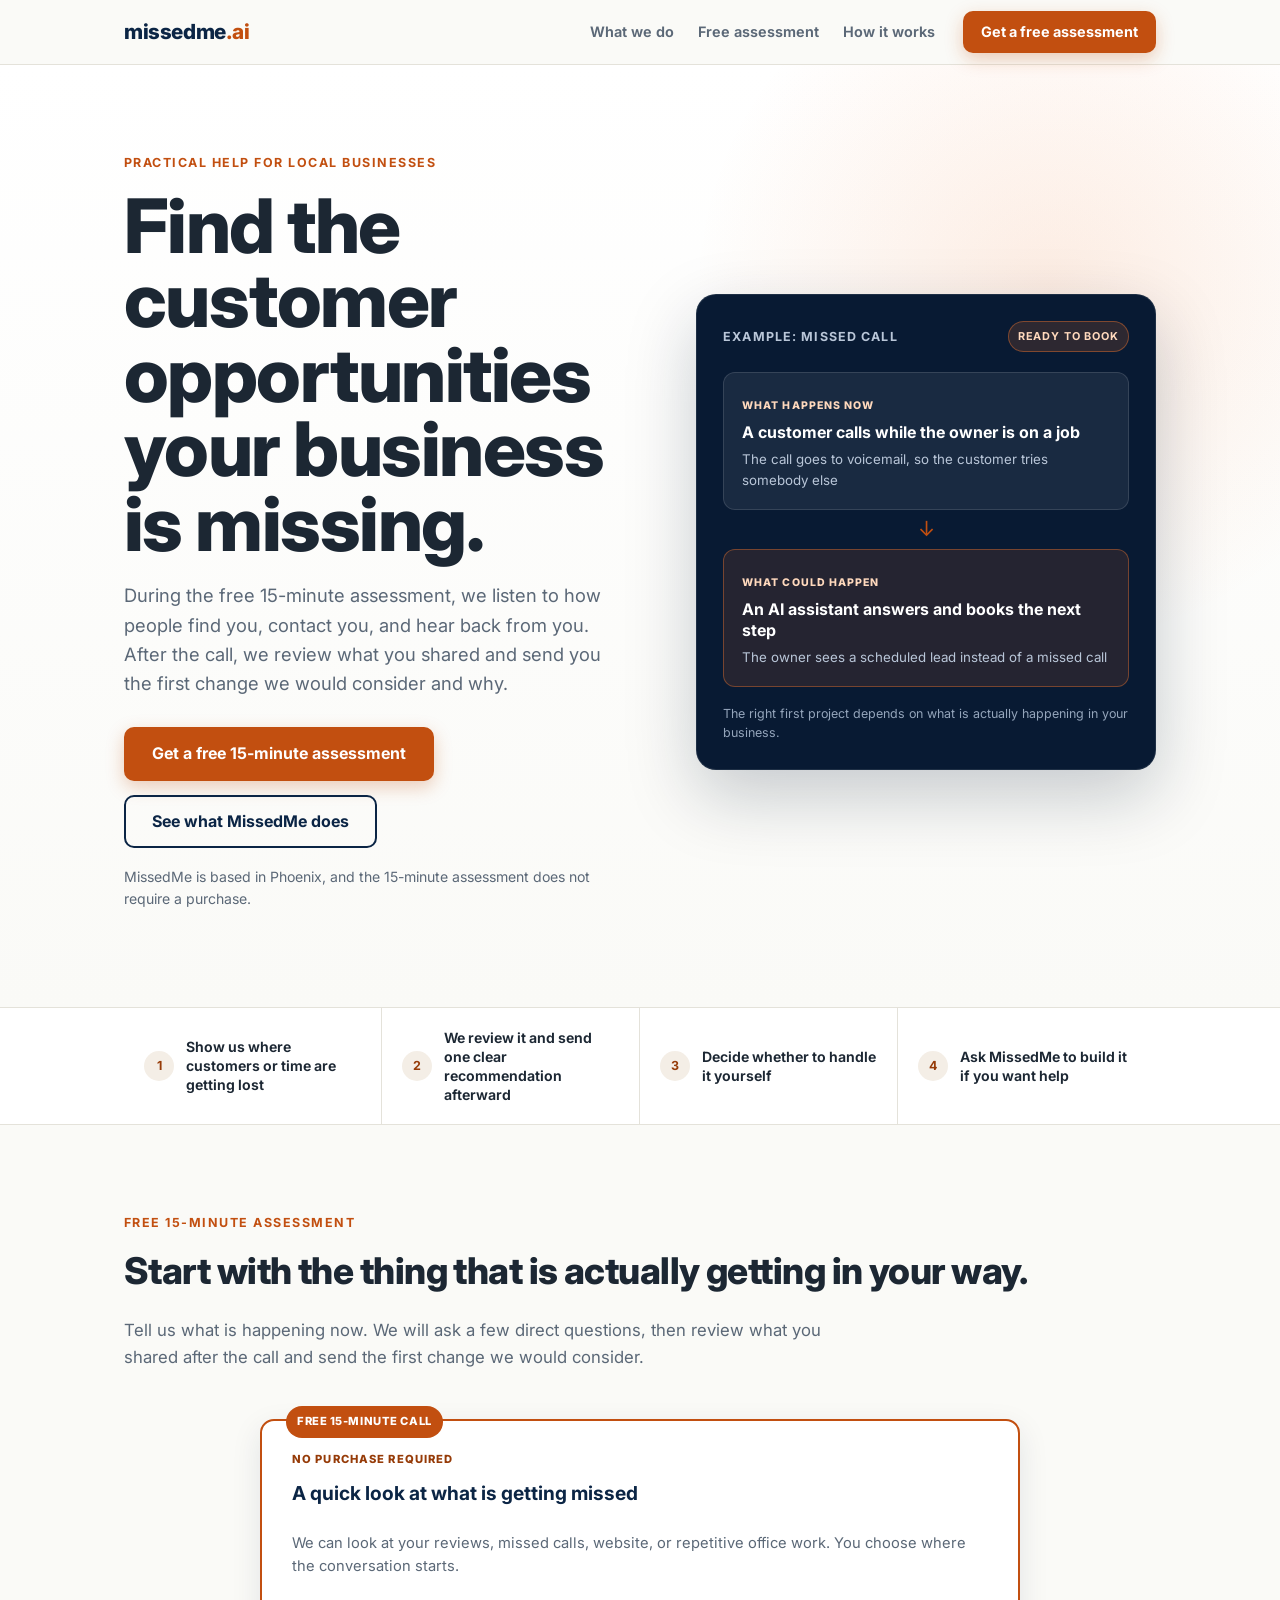
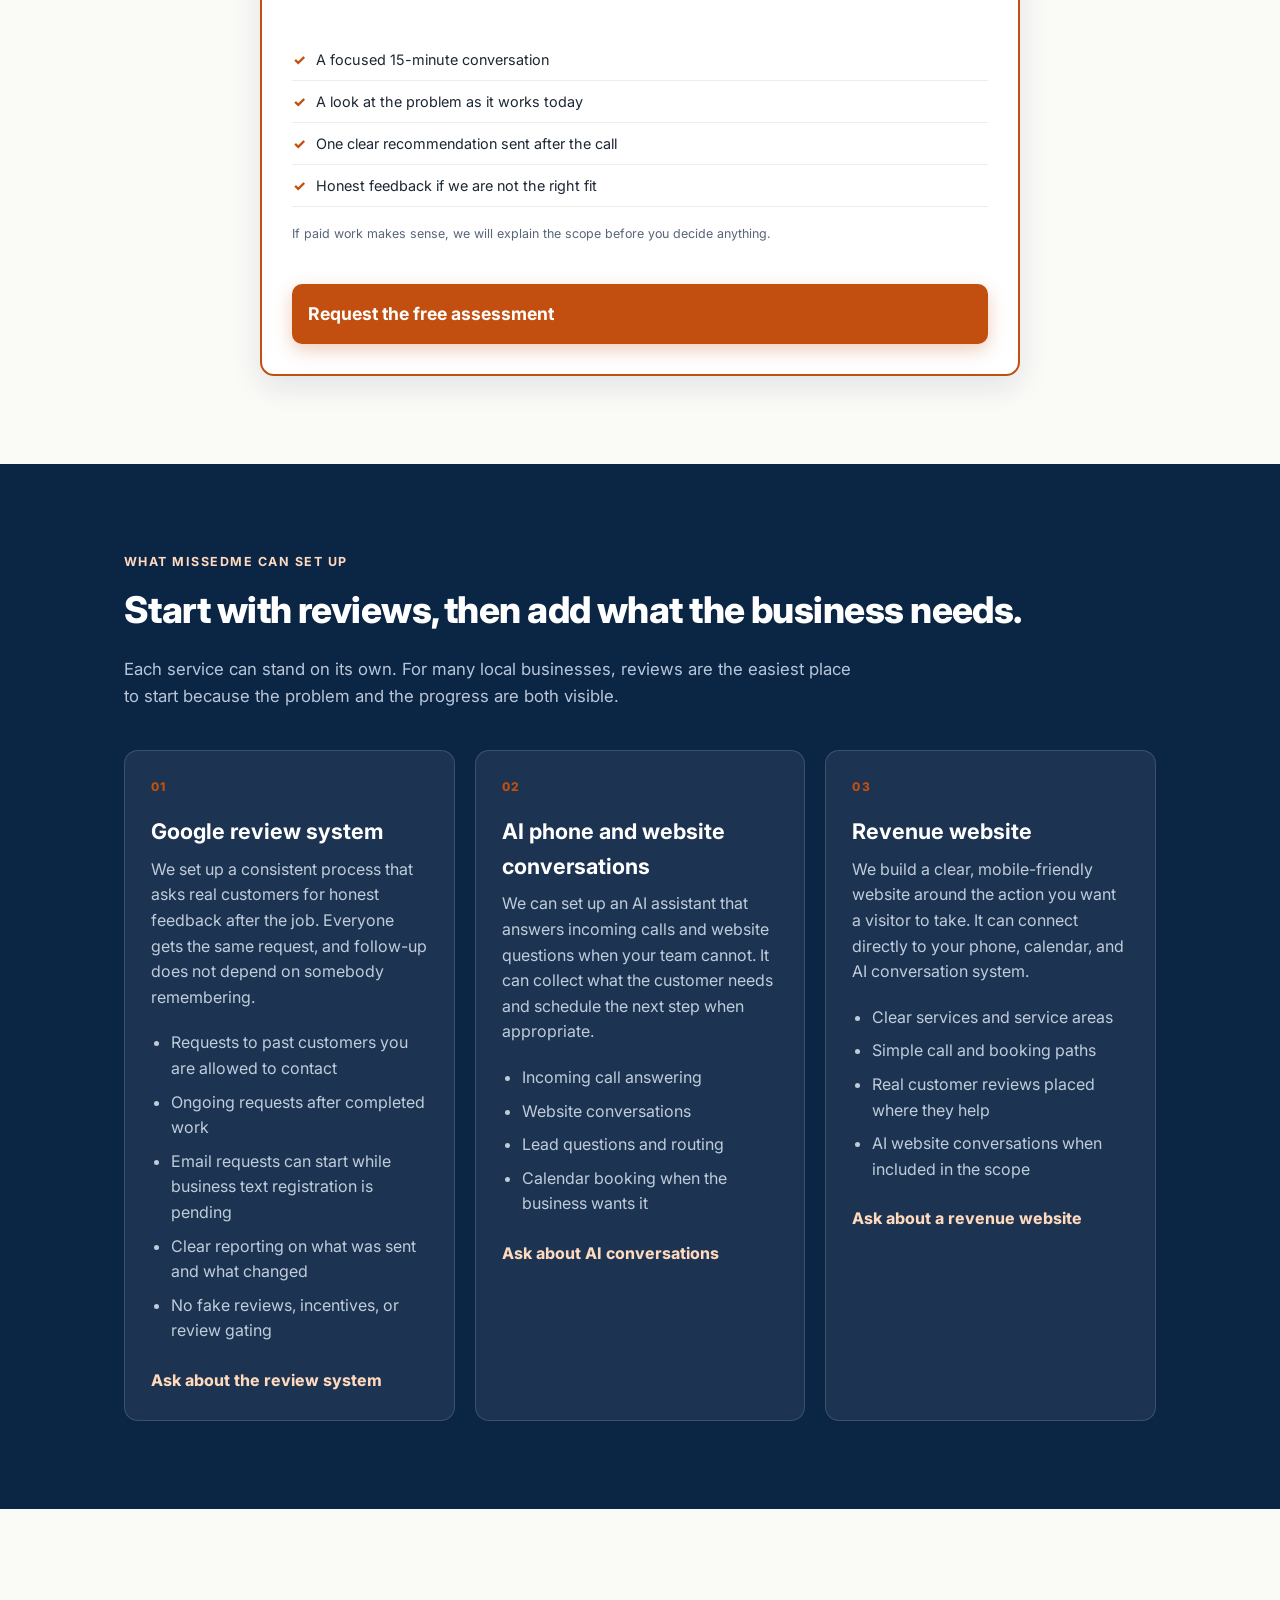
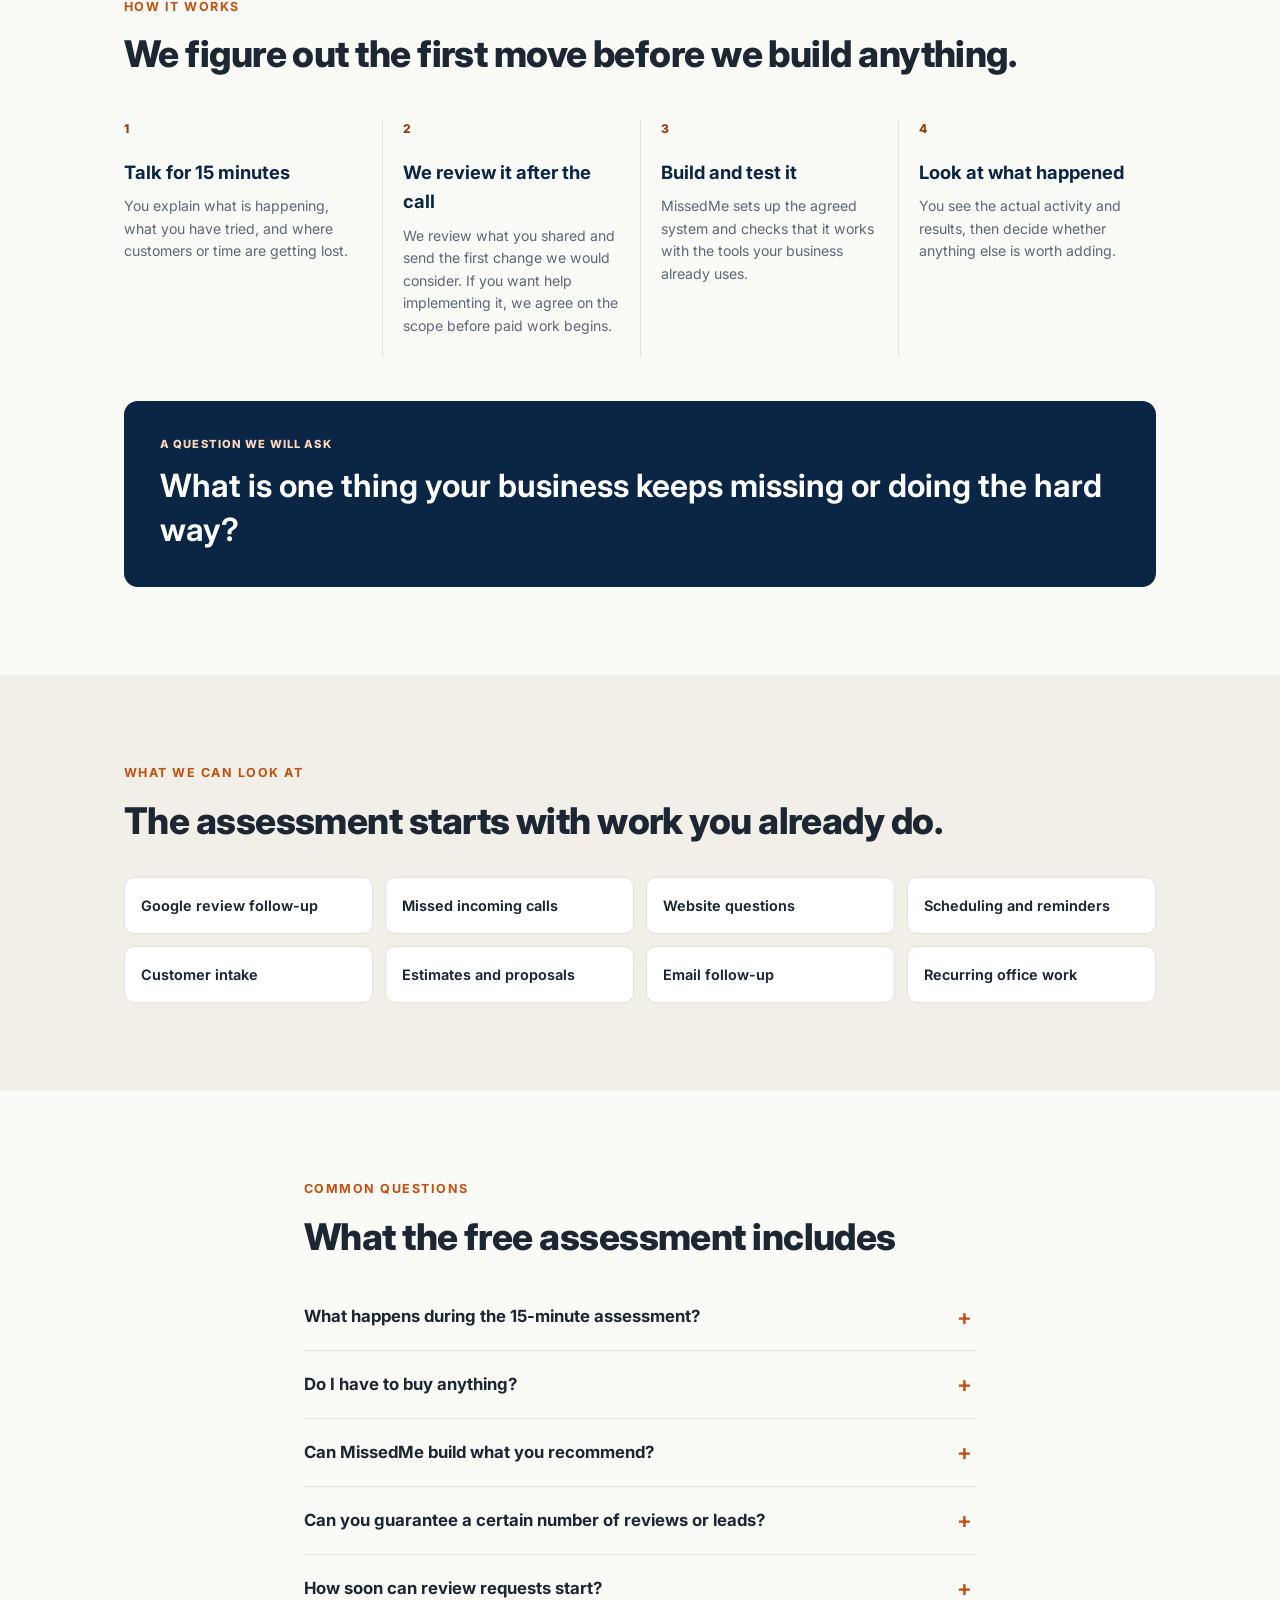
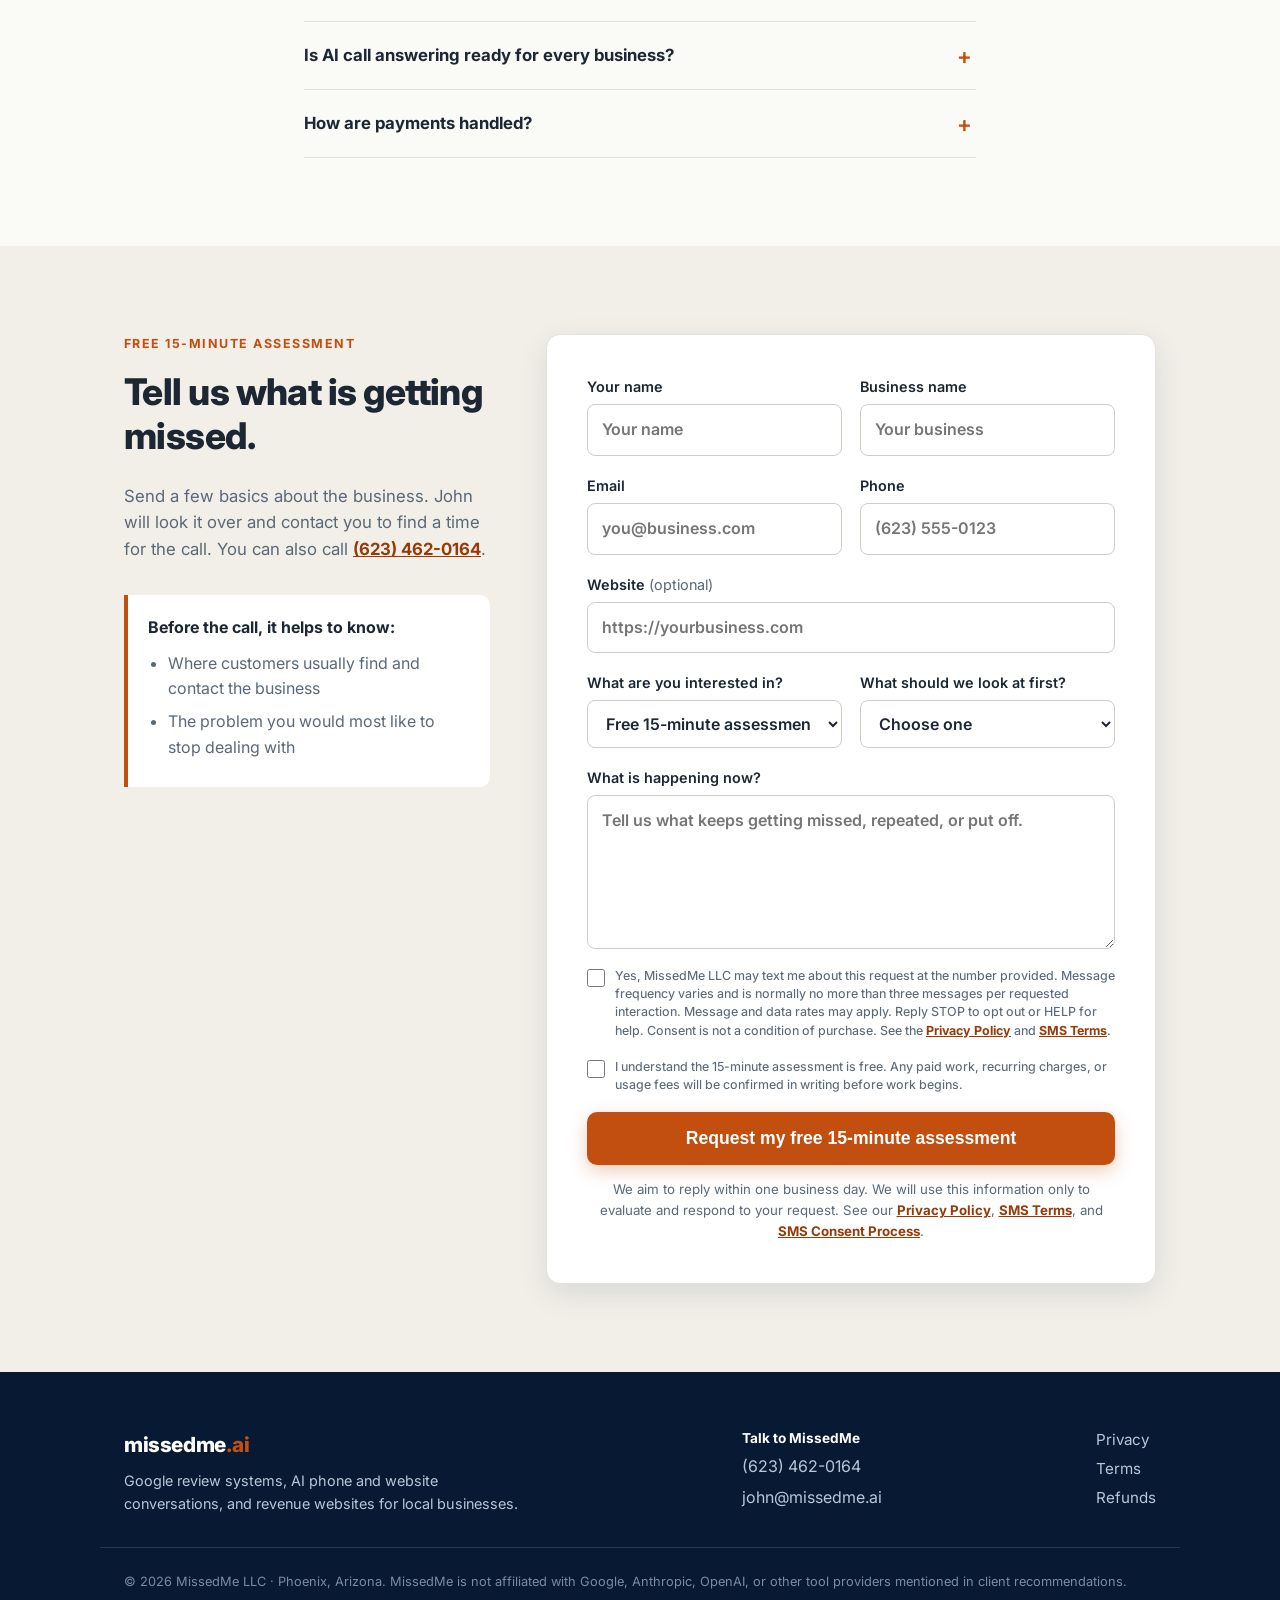
<file: index.html>
<!DOCTYPE html>
<html lang="en">
<head>
  <meta charset="UTF-8">
  <meta name="viewport" content="width=device-width, initial-scale=1.0">
  <title>MissedMe | Reviews, AI conversations, and revenue websites</title>
  <meta name="description" content="Start with a free 15-minute business assessment. MissedMe helps local businesses improve Google reviews, answer calls and website questions, and build websites that make it easier for customers to act.">
  <meta property="og:title" content="MissedMe | Find what your business is missing">
  <meta property="og:description" content="Get a free 15-minute assessment, then decide whether reviews, AI phone and website conversations, or a better website should come first.">
  <meta property="og:type" content="website">
  <meta property="og:url" content="https://missedme.ai/">
  <meta property="og:image" content="https://missedme.ai/og.png">
  <meta name="twitter:card" content="summary_large_image">
  <meta name="twitter:title" content="MissedMe | Practical help for local businesses">
  <meta name="twitter:description" content="A free 15-minute assessment to find the first customer or workflow problem worth fixing.">
  <meta name="twitter:image" content="https://missedme.ai/og.png">
  <link rel="preconnect" href="https://fonts.googleapis.com">
  <link rel="preconnect" href="https://fonts.gstatic.com" crossorigin>
  <link href="https://fonts.googleapis.com/css2?family=Inter:wght@400;500;600;700;800&display=swap" rel="stylesheet">
  <link rel="stylesheet" href="styles.css?v=20260731-1">
</head>
<body>
  <header class="nav">
    <div class="container nav-inner nav-expanded">
      <a href="#top" class="logo">missedme<span>.ai</span></a>
      <nav class="nav-links" aria-label="Main navigation">
        <a href="#services">What we do</a>
        <a href="#assessment">Free assessment</a>
        <a href="#process">How it works</a>
      </nav>
      <a href="#qualify" class="btn btn-primary btn-sm package-link" data-package="Free 15-minute assessment">Get a free assessment</a>
    </div>
  </header>

  <main id="top">
    <section class="ai-hero">
      <div class="container ai-hero-grid">
        <div>
          <p class="eyebrow">Practical help for local businesses</p>
          <h1>Find the customer opportunities your business is missing.</h1>
          <p class="lead">During the free 15-minute assessment, we listen to how people find you, contact you, and hear back from you. After the call, we review what you shared and send you the first change we would consider and why.</p>
          <div class="hero-ctas">
            <a href="#qualify" class="btn btn-primary package-link" data-package="Free 15-minute assessment">Get a free 15-minute assessment</a>
            <a href="#services" class="btn btn-ghost">See what MissedMe does</a>
          </div>
          <p class="trust-line">MissedMe is based in Phoenix, and the 15-minute assessment does not require a purchase.</p>
        </div>

        <div class="opportunity-board" aria-label="Example of a missed call being handled">
          <div class="board-topline">
            <span>Example: missed call</span>
            <strong>READY TO BOOK</strong>
          </div>
          <div class="workflow-card">
            <span class="workflow-label">WHAT HAPPENS NOW</span>
            <strong>A customer calls while the owner is on a job</strong>
            <small>The call goes to voicemail, so the customer tries somebody else</small>
          </div>
          <div class="workflow-arrow" aria-hidden="true">&darr;</div>
          <div class="workflow-card workflow-card-accent">
            <span class="workflow-label">WHAT COULD HAPPEN</span>
            <strong>An AI assistant answers and books the next step</strong>
            <small>The owner sees a scheduled lead instead of a missed call</small>
          </div>
          <p class="board-note">The right first project depends on what is actually happening in your business.</p>
        </div>
      </div>
    </section>

    <section class="proof-strip" aria-label="What the assessment covers">
      <div class="container proof-grid">
        <div><strong>1</strong><span>Show us where customers or time are getting lost</span></div>
        <div><strong>2</strong><span>We review it and send one clear recommendation afterward</span></div>
        <div><strong>3</strong><span>Decide whether to handle it yourself</span></div>
        <div><strong>4</strong><span>Ask MissedMe to build it if you want help</span></div>
      </div>
    </section>

    <section class="section" id="assessment">
      <div class="container">
        <p class="eyebrow">Free 15-minute assessment</p>
        <h2>Start with the thing that is actually getting in your way.</h2>
        <p class="section-sub">Tell us what is happening now. We will ask a few direct questions, then review what you shared after the call and send the first change we would consider.</p>

        <div class="assessment-grid">
          <article class="price-card price-card-featured assessment-card">
            <div class="popular-badge">Free 15-minute call</div>
            <div class="price-card-head">
              <span class="package-tag">NO PURCHASE REQUIRED</span>
              <h3>A quick look at what is getting missed</h3>
            </div>
            <p>We can look at your reviews, missed calls, website, or repetitive office work. You choose where the conversation starts.</p>
            <ul>
              <li>A focused 15-minute conversation</li>
              <li>A look at the problem as it works today</li>
              <li>One clear recommendation sent after the call</li>
              <li>Honest feedback if we are not the right fit</li>
            </ul>
            <p class="package-note">If paid work makes sense, we will explain the scope before you decide anything.</p>
            <a href="#qualify" class="btn btn-primary btn-full package-link" data-package="Free 15-minute assessment">Request the free assessment</a>
          </article>
        </div>
      </div>
    </section>

    <section class="section section-dark" id="services">
      <div class="container">
        <p class="eyebrow eyebrow-light">What MissedMe can set up</p>
        <h2>Start with reviews, then add what the business needs.</h2>
        <p class="section-sub">Each service can stand on its own. For many local businesses, reviews are the easiest place to start because the problem and the progress are both visible.</p>
        <div class="support-grid">
          <article class="support-card">
            <span class="support-number">01</span>
            <h3>Google review system</h3>
            <p>We set up a consistent process that asks real customers for honest feedback after the job. Everyone gets the same request, and follow-up does not depend on somebody remembering.</p>
            <ul>
              <li>Requests to past customers you are allowed to contact</li>
              <li>Ongoing requests after completed work</li>
              <li>Email requests can start while business text registration is pending</li>
              <li>Clear reporting on what was sent and what changed</li>
              <li>No fake reviews, incentives, or review gating</li>
            </ul>
            <a href="#qualify" class="text-link package-link" data-package="Google review system">Ask about the review system</a>
          </article>

          <article class="support-card">
            <span class="support-number">02</span>
            <h3>AI phone and website conversations</h3>
            <p>We can set up an AI assistant that answers incoming calls and website questions when your team cannot. It can collect what the customer needs and schedule the next step when appropriate.</p>
            <ul>
              <li>Incoming call answering</li>
              <li>Website conversations</li>
              <li>Lead questions and routing</li>
              <li>Calendar booking when the business wants it</li>
            </ul>
            <a href="#qualify" class="text-link package-link" data-package="AI phone and website conversations">Ask about AI conversations</a>
          </article>

          <article class="support-card">
            <span class="support-number">03</span>
            <h3>Revenue website</h3>
            <p>We build a clear, mobile-friendly website around the action you want a visitor to take. It can connect directly to your phone, calendar, and AI conversation system.</p>
            <ul>
              <li>Clear services and service areas</li>
              <li>Simple call and booking paths</li>
              <li>Real customer reviews placed where they help</li>
              <li>AI website conversations when included in the scope</li>
            </ul>
            <a href="#qualify" class="text-link package-link" data-package="Revenue website">Ask about a revenue website</a>
          </article>
        </div>
      </div>
    </section>

    <section class="section" id="process">
      <div class="container">
        <p class="eyebrow">How it works</p>
        <h2>We figure out the first move before we build anything.</h2>
        <div class="process-grid">
          <article><span>1</span><h3>Talk for 15 minutes</h3><p>You explain what is happening, what you have tried, and where customers or time are getting lost.</p></article>
          <article><span>2</span><h3>We review it after the call</h3><p>We review what you shared and send the first change we would consider. If you want help implementing it, we agree on the scope before paid work begins.</p></article>
          <article><span>3</span><h3>Build and test it</h3><p>MissedMe sets up the agreed system and checks that it works with the tools your business already uses.</p></article>
          <article><span>4</span><h3>Look at what happened</h3><p>You see the actual activity and results, then decide whether anything else is worth adding.</p></article>
        </div>
        <blockquote class="discovery-question">
          <span>A question we will ask</span>
          What is one thing your business keeps missing or doing the hard way?
        </blockquote>
      </div>
    </section>

    <section class="section section-soft" id="examples">
      <div class="container">
        <p class="eyebrow">What we can look at</p>
        <h2>The assessment starts with work you already do.</h2>
        <div class="example-grid">
          <span>Google review follow-up</span>
          <span>Missed incoming calls</span>
          <span>Website questions</span>
          <span>Scheduling and reminders</span>
          <span>Customer intake</span>
          <span>Estimates and proposals</span>
          <span>Email follow-up</span>
          <span>Recurring office work</span>
        </div>
      </div>
    </section>

    <section class="section" id="faq">
      <div class="container container-narrow">
        <p class="eyebrow">Common questions</p>
        <h2>What the free assessment includes</h2>
        <details>
          <summary>What happens during the 15-minute assessment?</summary>
          <p>We ask about the problem you want to solve, how it works today, and what it costs in time or missed opportunities. We do not make recommendations during the call. Afterward, we review what you shared and send you the first change we would consider.</p>
        </details>
        <details>
          <summary>Do I have to buy anything?</summary>
          <p>No. If there is useful paid work, we will explain what it would involve. You can take the recommendation, think about it, or handle it yourself.</p>
        </details>
        <details>
          <summary>Can MissedMe build what you recommend?</summary>
          <p>Yes, when the work fits what we do. We will define the deliverables, timing, and price in writing before starting.</p>
        </details>
        <details>
          <summary>Can you guarantee a certain number of reviews or leads?</summary>
          <p>No. We can build and run the agreed process, but Google, customer behavior, demand, and the quality of the business all affect the result.</p>
        </details>
        <details>
          <summary>How soon can review requests start?</summary>
          <p>We can clean the list, verify the Google review link, prepare the campaign, and set up email first when the business is allowed to email those contacts. Text requests require a campaign registered to the business. Carrier approval often takes 10 to 15 days and can take longer, so no review texts go out until that approval is complete.</p>
        </details>
        <details>
          <summary>Is AI call answering ready for every business?</summary>
          <p>No. The call flow, business information, calendar, handoff rules, and phone setup have to be configured and tested for each business.</p>
        </details>
        <details>
          <summary>How are payments handled?</summary>
          <p>The 15-minute assessment is free. Paid work uses Stripe-hosted checkout after the scope and price have been confirmed in writing. MissedMe does not receive or store your full card number.</p>
        </details>
      </div>
    </section>

    <section class="section section-signup" id="qualify">
      <div class="container qualify-grid">
        <div>
          <p class="eyebrow">Free 15-minute assessment</p>
          <h2>Tell us what is getting missed.</h2>
          <p class="section-sub">Send a few basics about the business. John will look it over and contact you to find a time for the call. You can also call <a href="tel:+16234620164">(623) 462-0164</a>.</p>
          <div class="fit-note">
            <strong>Before the call, it helps to know:</strong>
            <ul>
              <li>Where customers usually find and contact the business</li>
              <li>The problem you would most like to stop dealing with</li>
            </ul>
          </div>
        </div>

        <form class="signup-form qualify-form" action="https://formsubmit.co/john@missedme.ai" method="POST">
          <input type="hidden" name="_subject" value="New MissedMe 15-minute assessment request">
          <input type="hidden" name="_captcha" value="false">
          <input type="hidden" name="_template" value="table">
          <input type="hidden" name="_next" value="https://missedme.ai/thanks.html">
          <div class="form-row">
            <label>Your name
              <input type="text" name="name" required autocomplete="name" placeholder="Your name">
            </label>
            <label>Business name
              <input type="text" name="business" required autocomplete="organization" placeholder="Your business">
            </label>
          </div>
          <div class="form-row">
            <label>Email
              <input type="email" name="email" required autocomplete="email" placeholder="you@business.com">
            </label>
            <label>Phone
              <input type="tel" name="phone" required autocomplete="tel" placeholder="(623) 555-0123">
            </label>
          </div>
          <label>Website <span class="label-opt">(optional)</span>
            <input type="url" name="website" autocomplete="url" placeholder="https://yourbusiness.com">
          </label>
          <div class="form-row">
            <label>What are you interested in?
              <select name="service" id="serviceSelect" required>
                <option selected>Free 15-minute assessment</option>
                <option>Google review system</option>
                <option>AI phone and website conversations</option>
                <option>Revenue website</option>
                <option>Not sure yet</option>
              </select>
            </label>
            <label id="assessmentFocusField">What should we look at first?
              <select name="assessment_focus" id="assessmentFocus" required>
                <option value="" disabled selected>Choose one</option>
                <option>Getting more honest Google reviews</option>
                <option>Answering incoming calls and website questions</option>
                <option>Improving the current website</option>
                <option>Reducing recurring office work</option>
                <option>Not sure yet</option>
                <option value="Not applicable to my request">Not applicable to my request</option>
              </select>
            </label>
          </div>
          <label>What is happening now?
            <textarea name="priority_problem" rows="5" required placeholder="Tell us what keeps getting missed, repeated, or put off."></textarea>
          </label>
          <label class="consent-row">
            <input type="checkbox" name="sms_consent" value="yes">
            <span>Yes, MissedMe LLC may text me about this request at the number provided. Message frequency varies and is normally no more than three messages per requested interaction. Message and data rates may apply. Reply STOP to opt out or HELP for help. Consent is not a condition of purchase. See the <a href="privacy.html">Privacy Policy</a> and <a href="terms.html#sms-program">SMS Terms</a>.</span>
          </label>
          <label class="consent-row">
            <input type="checkbox" name="scope_acknowledgment" value="yes" required>
            <span>I understand the 15-minute assessment is free. Any paid work, recurring charges, or usage fees will be confirmed in writing before work begins.</span>
          </label>
          <button type="submit" class="btn btn-primary btn-full">Request my free 15-minute assessment</button>
          <p class="form-fine">We aim to reply within one business day. We will use this information only to evaluate and respond to your request. See our <a href="privacy.html">Privacy Policy</a>, <a href="terms.html#sms-program">SMS Terms</a>, and <a href="sms-consent.html">SMS Consent Process</a>.</p>
        </form>
      </div>
    </section>
  </main>

  <footer class="footer">
    <div class="container footer-inner">
      <div>
        <span class="logo logo-footer">missedme<span>.ai</span></span>
        <p>Google review systems, AI phone and website conversations, and revenue websites for local businesses.</p>
      </div>
      <div class="footer-contact">
        <strong>Talk to MissedMe</strong>
        <a href="tel:+16234620164">(623) 462-0164</a>
        <a href="mailto:john@missedme.ai">john@missedme.ai</a>
      </div>
      <div class="footer-links">
        <a href="privacy.html">Privacy</a>
        <a href="terms.html">Terms</a>
        <a href="refunds.html">Refunds</a>
      </div>
    </div>
    <div class="container footer-legal">
      <p>&copy; 2026 MissedMe LLC &middot; Phoenix, Arizona. MissedMe is not affiliated with Google, Anthropic, OpenAI, or other tool providers mentioned in client recommendations.</p>
    </div>
  </footer>

  <script src="app.js?v=20260731-1"></script>
</body>
</html>
</file>
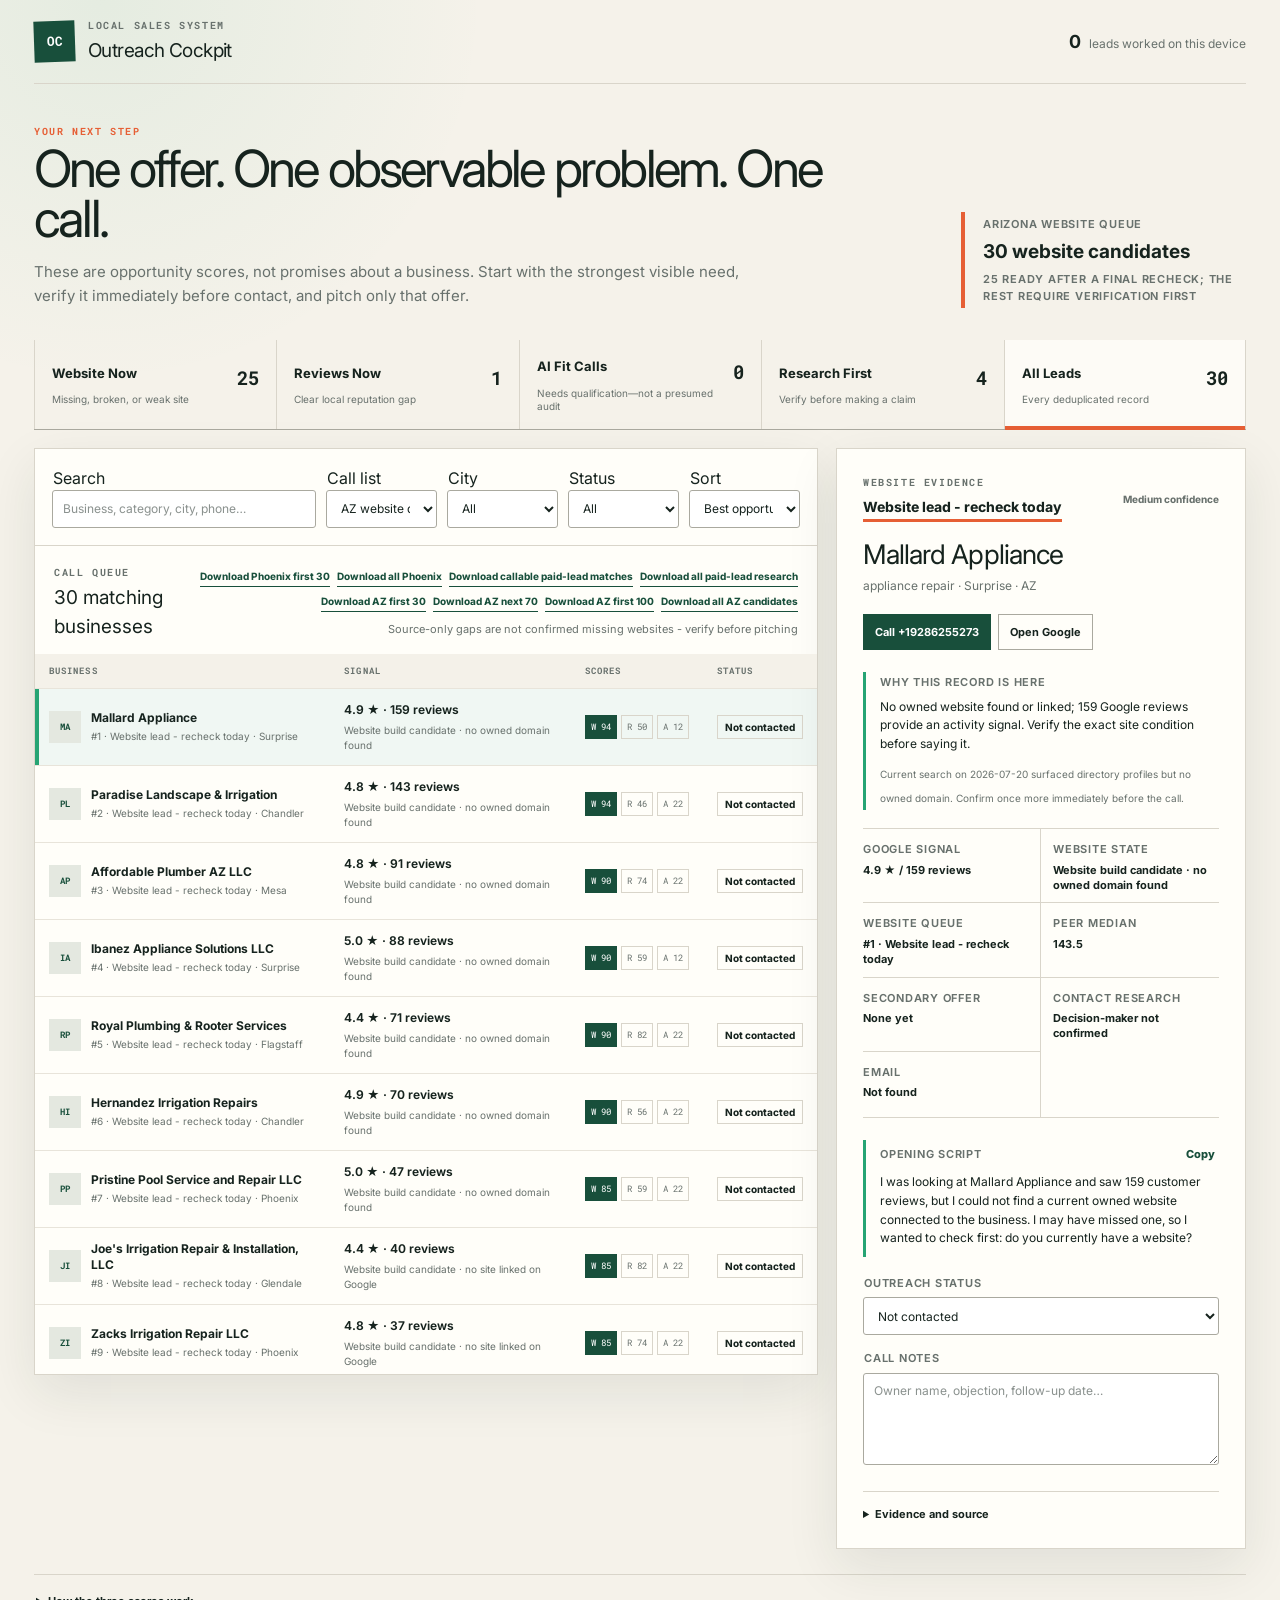
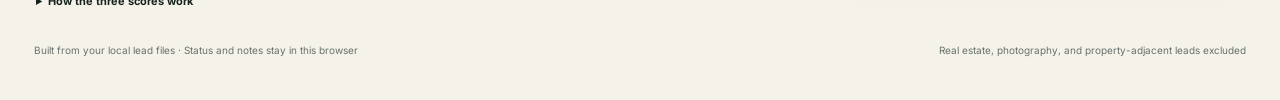
<file: desk-e42ace410b9023f39af7/index.html>
<!doctype html>
<html lang="en">
  <head>
    <meta charset="UTF-8" />
    <meta name="viewport" content="width=device-width, initial-scale=1.0" />
    <meta name="robots" content="noindex,nofollow,noarchive" />
    <meta name="referrer" content="no-referrer" />
    <title>Arizona Outreach Cockpit</title>
    <link rel="preconnect" href="https://fonts.googleapis.com" />
    <link rel="preconnect" href="https://fonts.gstatic.com" crossorigin />
    <link href="https://fonts.googleapis.com/css2?family=Inter:wght@400;500;600;700;800&family=Roboto+Mono:wght@500;700&display=swap" rel="stylesheet" />
    <style>
      :root {
        --font-geist-sans: "Inter";
        --font-geist-mono: "Roboto Mono";
      }
    </style>
    <script type="module" crossorigin src="./assets/index-Dlp3ICwD.js"></script>
    <link rel="stylesheet" crossorigin href="./assets/index-Ci1aSbzx.css">
  </head>
  <body>
    <div id="root"></div>
  </body>
</html>
</file>
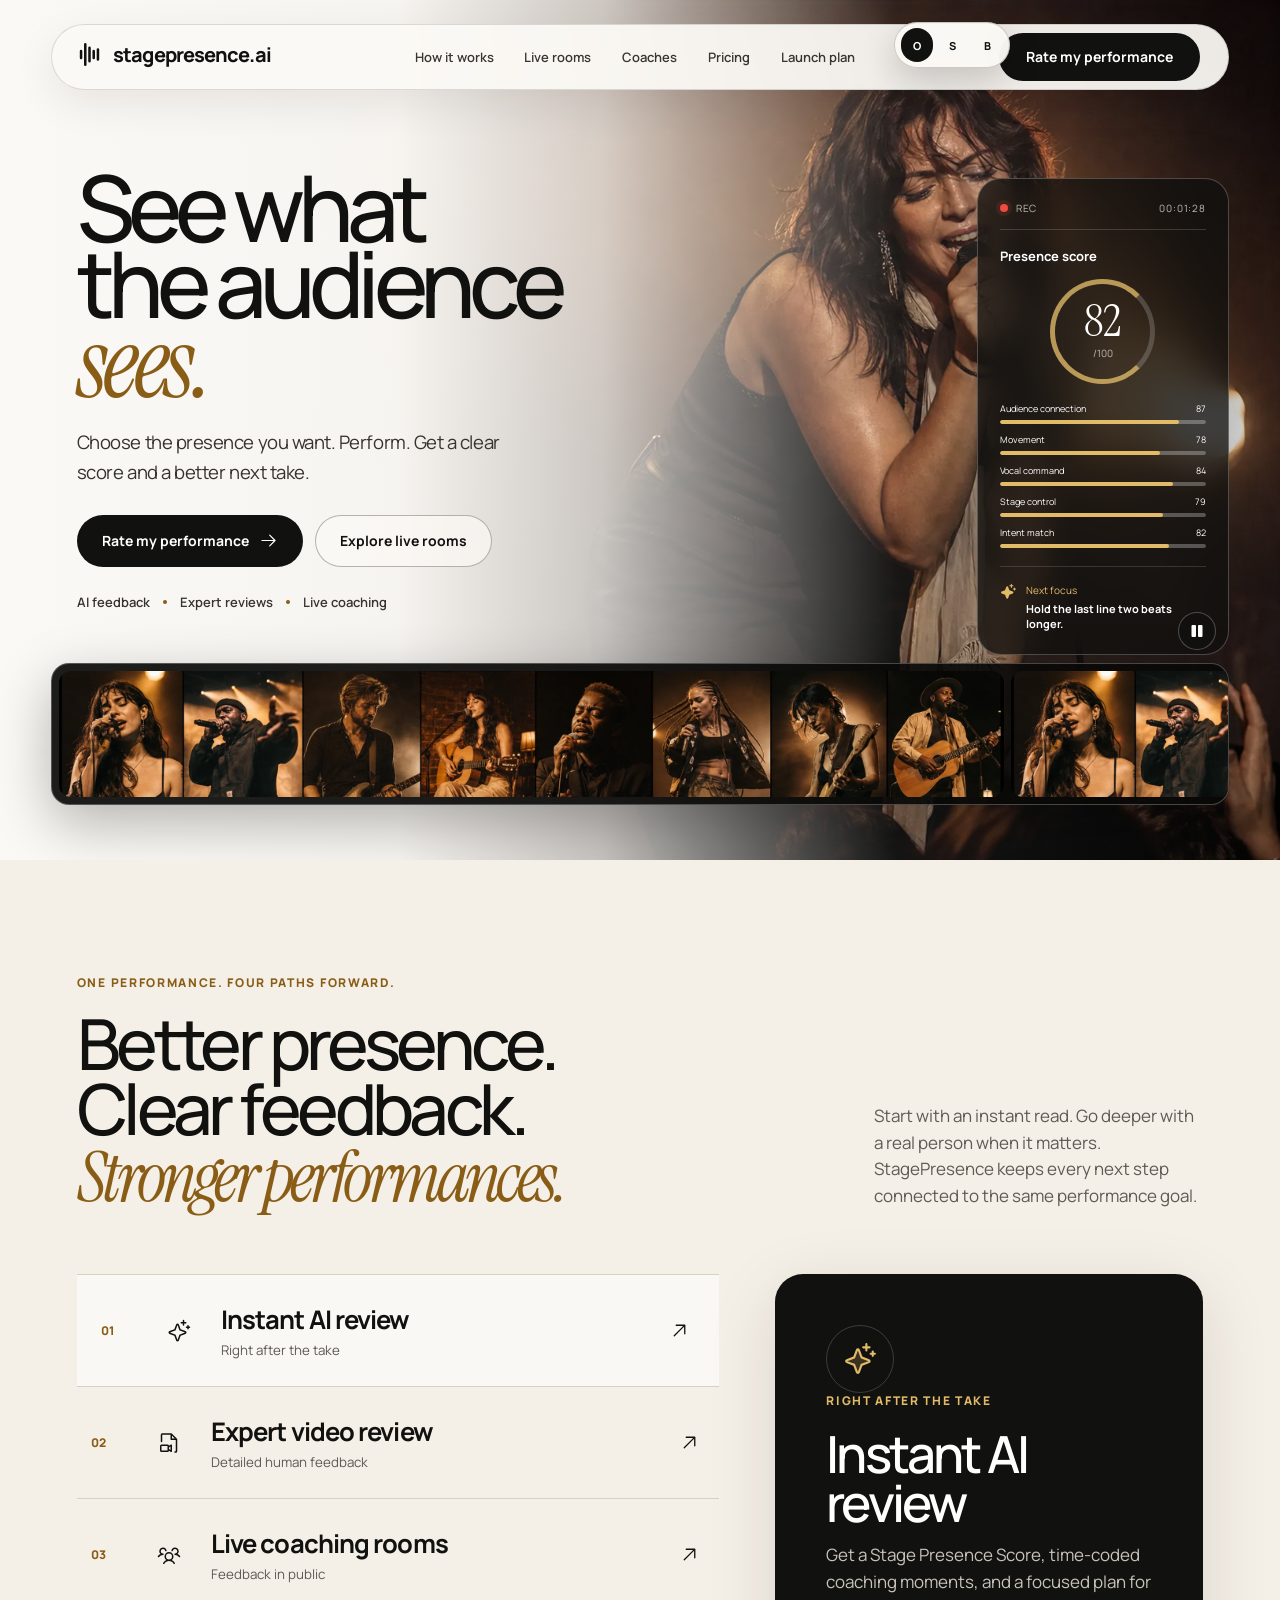
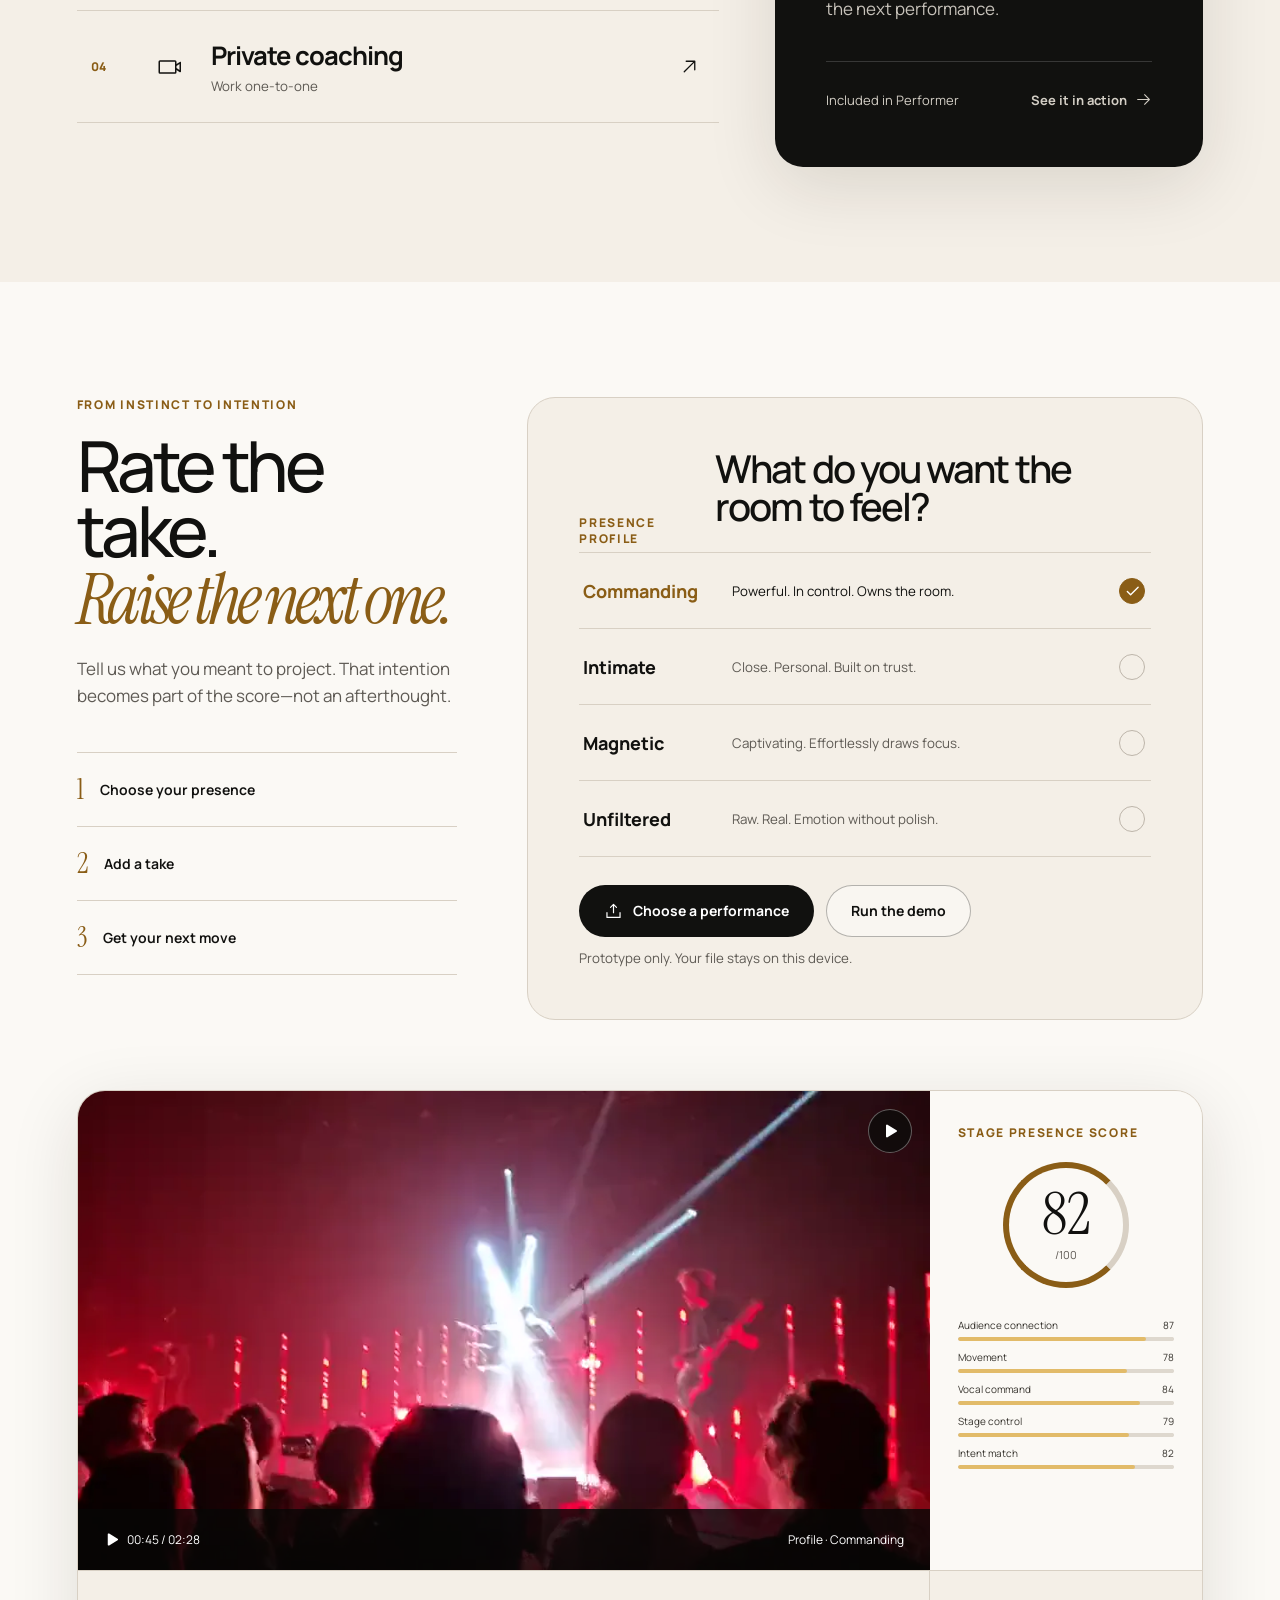
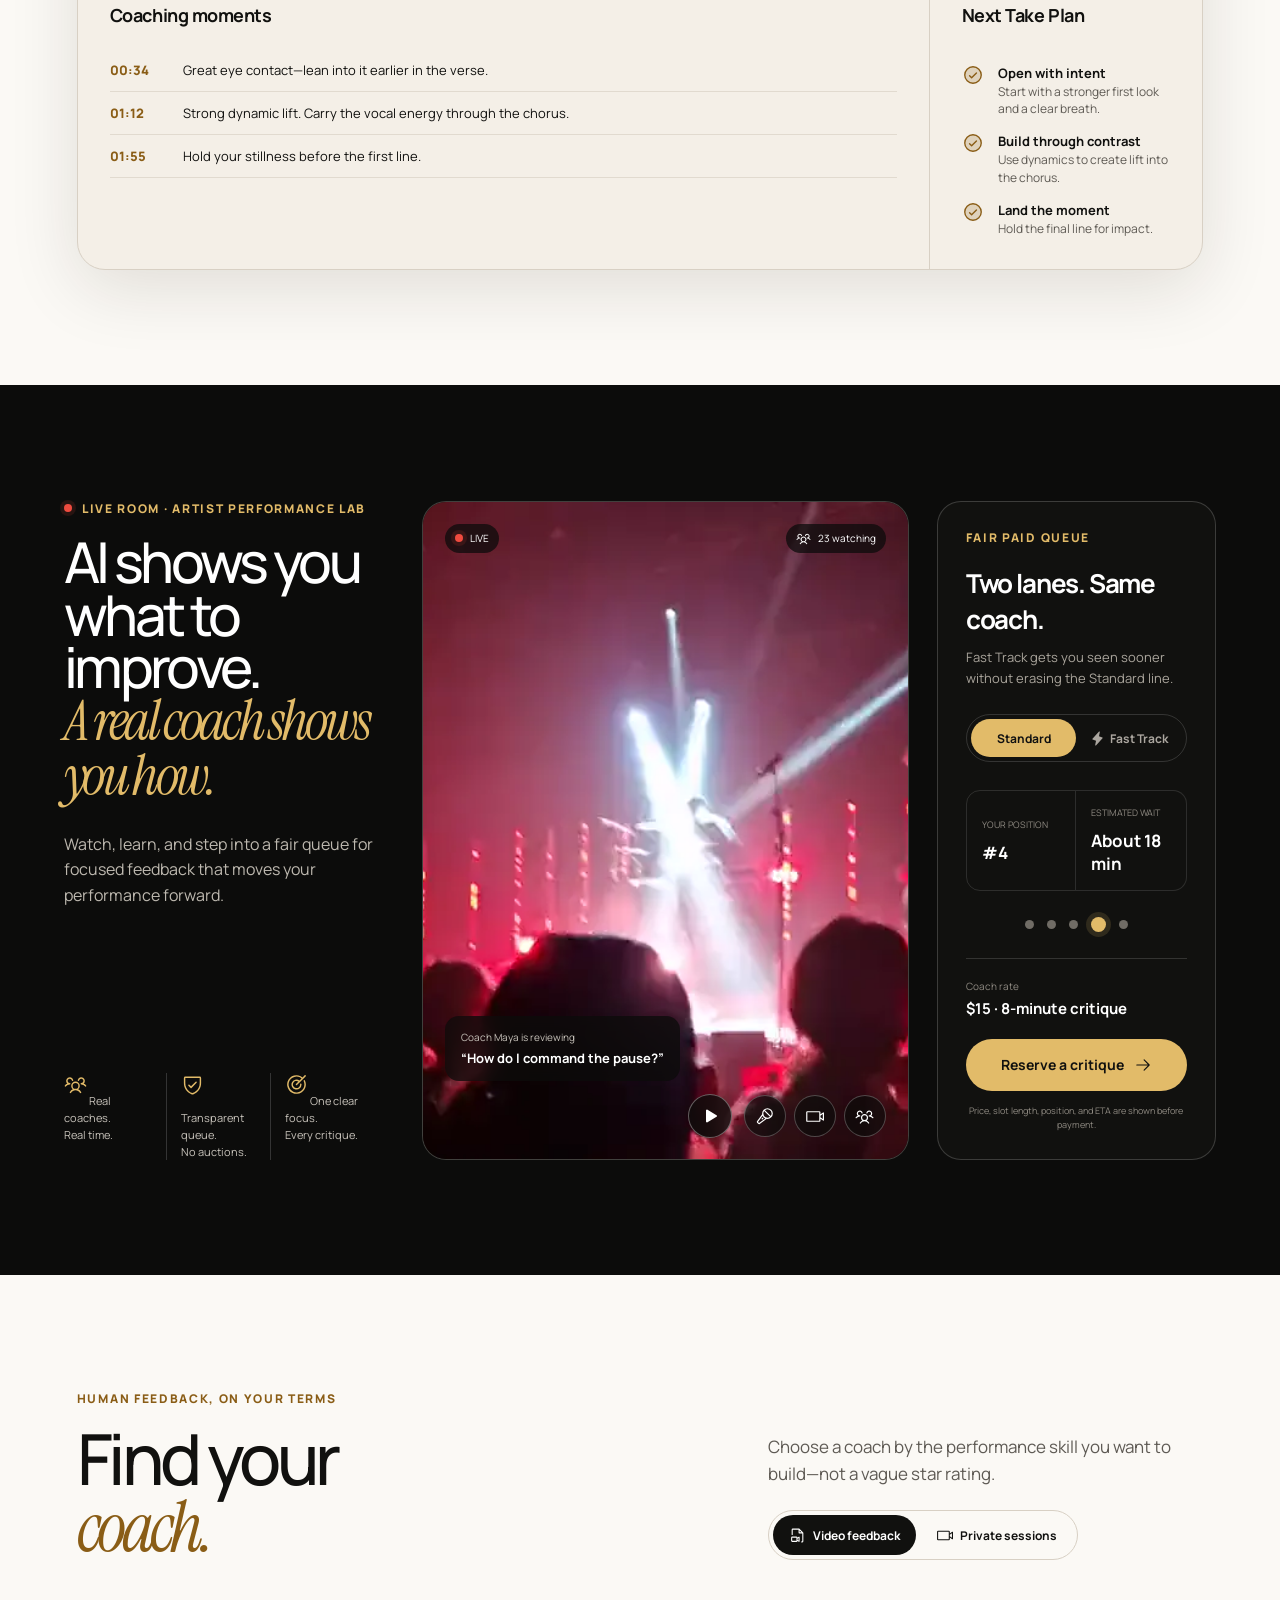
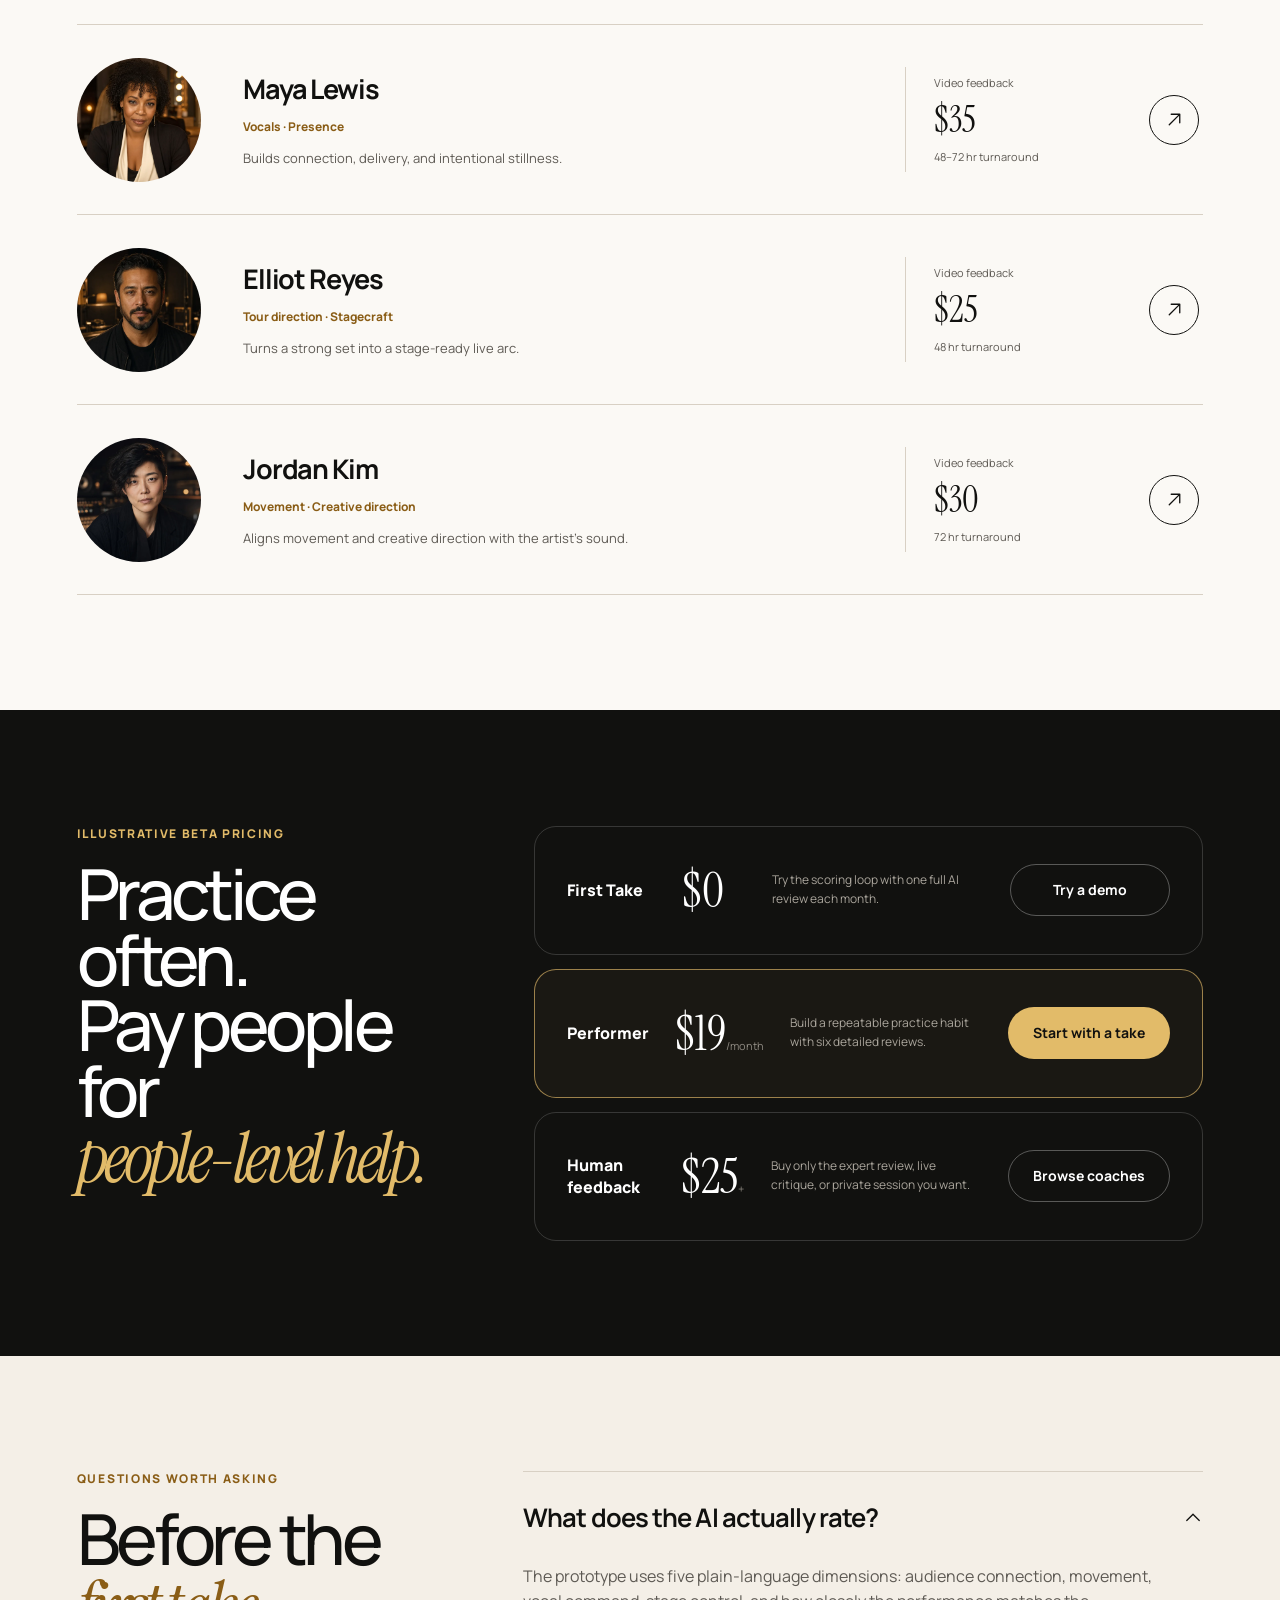
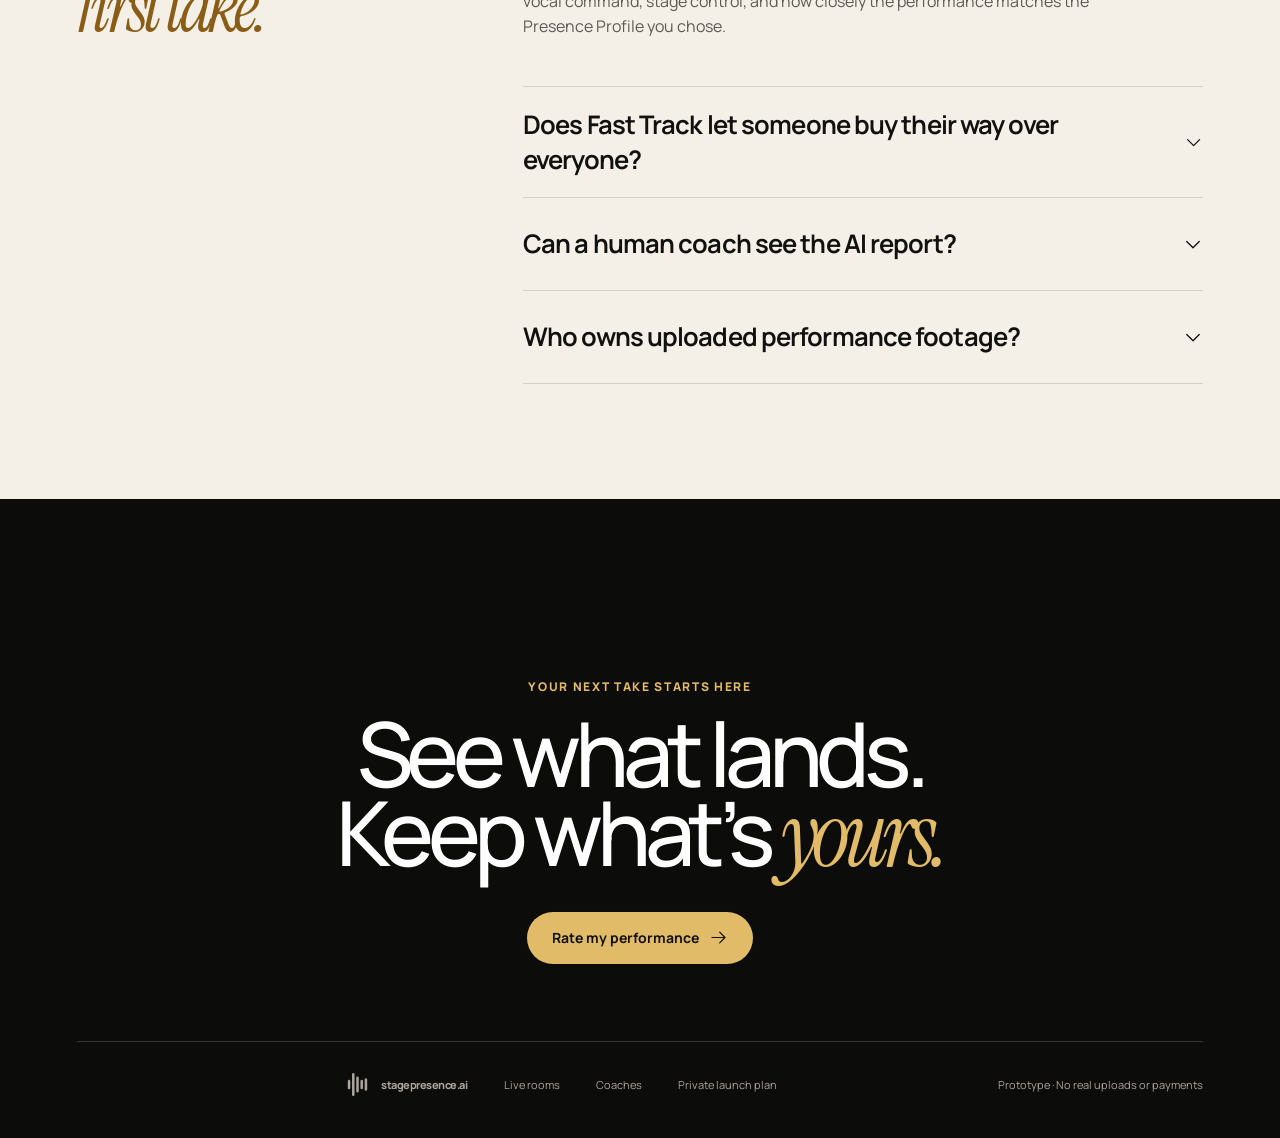
<file: stagepresence-a23b50de6d3b477e9860c7ab5a118b1b/index.html>
<!doctype html>
<html lang="en">
  <head>
    <meta charset="UTF-8" />
    <meta name="viewport" content="width=device-width, initial-scale=1.0" />
    <meta name="robots" content="noindex,nofollow,noarchive" />
    <meta
      name="description"
      content="StagePresence.ai — AI performance feedback, expert reviews, and live coaching for artists."
    />
    <meta name="theme-color" content="#f4efe7" />
    <title>StagePresence.ai · See what the audience sees</title>
    <script type="module" crossorigin src="./assets/index-DRnET0XM.js"></script>
    <link rel="stylesheet" crossorigin href="./assets/index-6VSJBYT6.css">
  </head>
  <body>
    <div id="root"></div>
  </body>
</html>
</file>
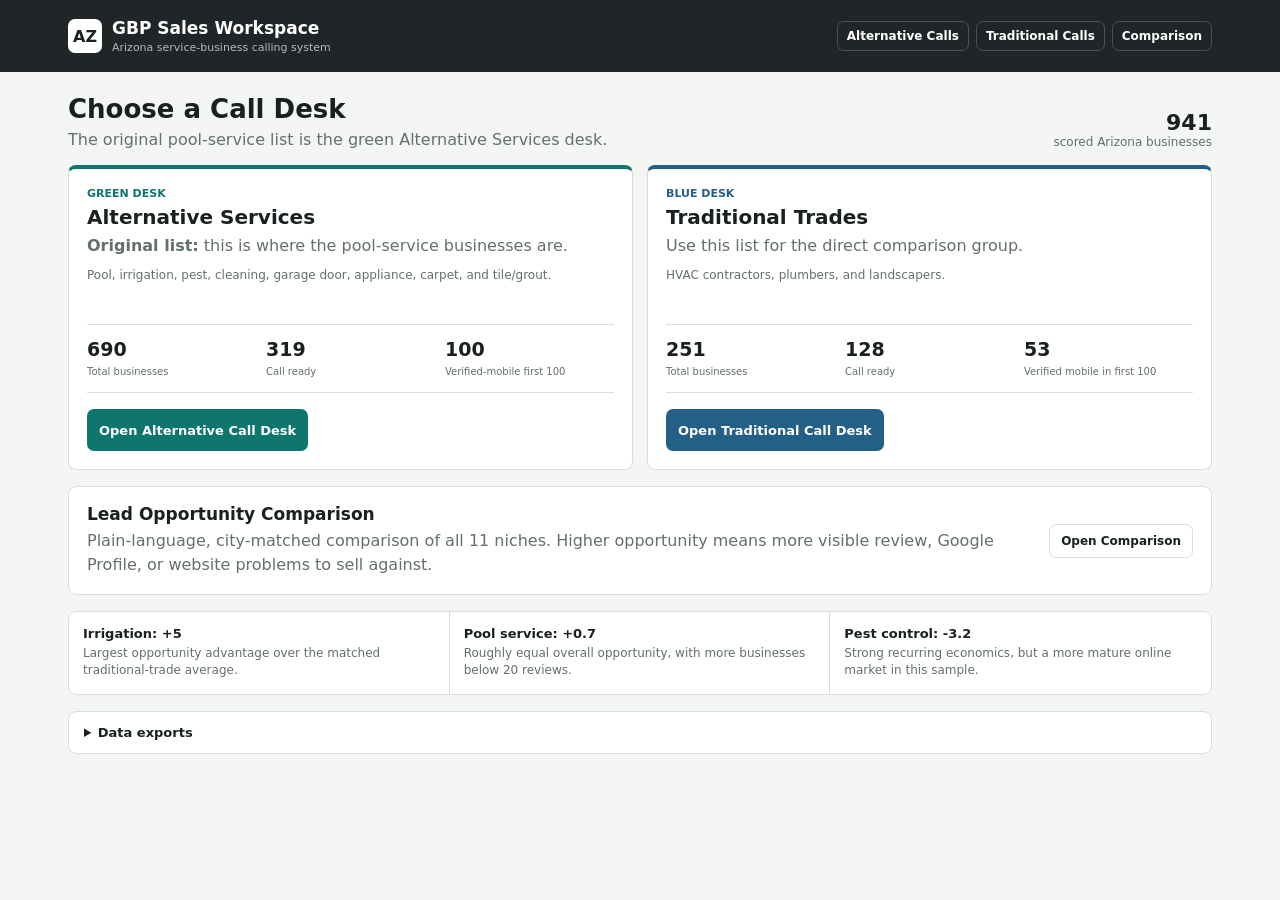
<file: desk-92r7f.html>
<!doctype html>
<html lang="en">
<head>
  <meta name="robots" content="noindex,nofollow">
  <meta charset="utf-8">
  <meta name="viewport" content="width=device-width, initial-scale=1">
  <title>Arizona GBP Sales Workspace</title>
  <style>
    :root {
      --bg:#f4f6f4; --panel:#fff; --ink:#18211e; --muted:#63706b; --line:#d7dfda;
      --green:#0f766e; --green-soft:#eef7f4; --blue:#245f87; --blue-soft:#eef4f8;
      --nav:#202528; --amber:#9a5b17;
      font-family:Inter,ui-sans-serif,system-ui,-apple-system,BlinkMacSystemFont,"Segoe UI",sans-serif;
    }
    * { box-sizing:border-box; }
    body { margin:0; background:var(--bg); color:var(--ink); }
    header { background:var(--nav); color:#fff; }
    .header-inner { max-width:1180px; margin:auto; padding:18px; display:flex; align-items:center; justify-content:space-between; gap:18px; }
    .brand { display:flex; align-items:center; gap:10px; }
    .brand-mark { width:34px; height:34px; display:grid; place-items:center; border-radius:7px; background:#fff; color:var(--ink); font-weight:850; }
    .brand h1 { margin:0; font-size:17px; letter-spacing:0; }
    .brand p { margin:3px 0 0; color:rgba(255,255,255,.68); font-size:11px; }
    nav { display:flex; flex-wrap:wrap; gap:7px; }
    nav a { color:#fff; text-decoration:none; border:1px solid rgba(255,255,255,.2); border-radius:7px; padding:7px 9px; font-size:12px; font-weight:700; }
    nav a:hover { background:rgba(255,255,255,.1); }
    main { max-width:1180px; margin:auto; padding:22px 18px 40px; }
    .intro { display:flex; align-items:flex-end; justify-content:space-between; gap:20px; margin-bottom:16px; }
    .intro h2 { margin:0; font-size:26px; letter-spacing:0; }
    .intro p { margin:6px 0 0; color:var(--muted); }
    .total { color:var(--muted); font-size:12px; text-align:right; }
    .total strong { display:block; color:var(--ink); font-size:22px; }
    .desk-grid { display:grid; grid-template-columns:repeat(2,minmax(0,1fr)); gap:14px; }
    .desk { min-width:0; background:var(--panel); border:1px solid var(--line); border-top:4px solid; border-radius:8px; padding:18px; }
    .desk.alternative { border-top-color:var(--green); }
    .desk.traditional { border-top-color:var(--blue); }
    .desk-label { font-size:11px; font-weight:800; text-transform:uppercase; }
    .alternative .desk-label { color:var(--green); }
    .traditional .desk-label { color:var(--blue); }
    .desk h3 { margin:5px 0 5px; font-size:20px; letter-spacing:0; }
    .desk p { margin:0; color:var(--muted); line-height:1.5; }
    .niches { min-height:42px; margin-top:8px !important; font-size:12px; }
    .metrics { display:grid; grid-template-columns:repeat(3,minmax(0,1fr)); gap:10px; margin:16px 0; padding:13px 0; border-top:1px solid var(--line); border-bottom:1px solid var(--line); }
    .metric strong { display:block; font-size:19px; }
    .metric span { color:var(--muted); font-size:10px; }
    .action { min-height:42px; display:inline-flex; align-items:center; justify-content:center; border-radius:7px; padding:9px 12px; color:#fff; text-decoration:none; font-size:13px; font-weight:750; }
    .alternative .action { background:var(--green); }
    .traditional .action { background:var(--blue); }
    .comparison { margin-top:16px; display:grid; grid-template-columns:minmax(0,1fr) auto; gap:18px; align-items:center; padding:17px 18px; background:var(--panel); border:1px solid var(--line); border-radius:8px; }
    .comparison h3 { margin:0; font-size:17px; letter-spacing:0; }
    .comparison p { margin:5px 0 0; color:var(--muted); line-height:1.5; }
    .comparison a { color:var(--ink); text-decoration:none; border:1px solid var(--line); border-radius:7px; padding:9px 11px; font-size:12px; font-weight:750; white-space:nowrap; }
    .findings { margin-top:16px; display:grid; grid-template-columns:repeat(3,minmax(0,1fr)); border:1px solid var(--line); border-radius:8px; background:var(--panel); overflow:hidden; }
    .finding { padding:14px; border-right:1px solid var(--line); }
    .finding:last-child { border-right:0; }
    .finding strong { display:block; font-size:13px; }
    .finding span { display:block; margin-top:4px; color:var(--muted); font-size:12px; line-height:1.45; }
    details { margin-top:16px; background:var(--panel); border:1px solid var(--line); border-radius:8px; }
    summary { cursor:pointer; padding:13px 15px; font-size:13px; font-weight:750; }
    .exports { display:flex; flex-wrap:wrap; gap:8px; padding:0 15px 15px; }
    .exports a { color:#31596f; text-decoration:none; border:1px solid var(--line); border-radius:7px; padding:7px 9px; font-size:11px; }
    @media (max-width:760px) {
      .header-inner,.intro { display:grid; }
      nav { overflow-x:auto; flex-wrap:nowrap; scrollbar-width:none; }
      nav::-webkit-scrollbar { display:none; }
      .total { text-align:left; }
      .desk-grid,.findings { grid-template-columns:1fr; }
      .comparison { grid-template-columns:1fr; }
      .finding { border-right:0; border-bottom:1px solid var(--line); }
      .finding:last-child { border-bottom:0; }
    }
  </style>
</head>
<body>
  <header>
    <div class="header-inner">
      <div class="brand"><div class="brand-mark">AZ</div><div><h1>GBP Sales Workspace</h1><p>Arizona service-business calling system</p></div></div>
      <nav aria-label="Workspace">
        <a href="desk-alt-92r7f.html">Alternative Calls</a>
        <a href="desk-trades-92r7f.html">Traditional Calls</a>
        <a href="desk-compare-92r7f.html">Comparison</a>
      </nav>
    </div>
  </header>
  <main>
    <div class="intro">
      <div><h2>Choose a Call Desk</h2><p>The original pool-service list is the green Alternative Services desk.</p></div>
      <div class="total"><strong>941</strong>scored Arizona businesses</div>
    </div>
    <div class="desk-grid">
      <section class="desk alternative">
        <div class="desk-label">Green desk</div>
        <h3>Alternative Services</h3>
        <p><strong>Original list:</strong> this is where the pool-service businesses are.</p>
        <p class="niches">Pool, irrigation, pest, cleaning, garage door, appliance, carpet, and tile/grout.</p>
        <div class="metrics">
          <div class="metric"><strong>690</strong><span>Total businesses</span></div>
          <div class="metric"><strong>319</strong><span>Call ready</span></div>
          <div class="metric"><strong>100</strong><span>Verified-mobile first 100</span></div>
        </div>
        <a class="action" href="desk-alt-92r7f.html">Open Alternative Call Desk</a>
      </section>
      <section class="desk traditional">
        <div class="desk-label">Blue desk</div>
        <h3>Traditional Trades</h3>
        <p>Use this list for the direct comparison group.</p>
        <p class="niches">HVAC contractors, plumbers, and landscapers.</p>
        <div class="metrics">
          <div class="metric"><strong>251</strong><span>Total businesses</span></div>
          <div class="metric"><strong>128</strong><span>Call ready</span></div>
          <div class="metric"><strong>53</strong><span>Verified mobile in first 100</span></div>
        </div>
        <a class="action" href="desk-trades-92r7f.html">Open Traditional Call Desk</a>
      </section>
    </div>
    <section class="comparison">
      <div><h3>Lead Opportunity Comparison</h3><p>Plain-language, city-matched comparison of all 11 niches. Higher opportunity means more visible review, Google Profile, or website problems to sell against.</p></div>
      <a href="desk-compare-92r7f.html">Open Comparison</a>
    </section>
    <div class="findings" aria-label="Current comparison findings">
      <div class="finding"><strong>Irrigation: +5</strong><span>Largest opportunity advantage over the matched traditional-trade average.</span></div>
      <div class="finding"><strong>Pool service: +0.7</strong><span>Roughly equal overall opportunity, with more businesses below 20 reviews.</span></div>
      <div class="finding"><strong>Pest control: -3.2</strong><span>Strong recurring economics, but a more mature online market in this sample.</span></div>
    </div>
    <details>
      <summary>Data exports</summary>
      <div class="exports">
        <a href="data-alternative-92r7f.csv">Alternative top 100 CSV</a>
        <a href="data-traditional-92r7f.csv">Traditional top 100 CSV</a>
        <a href="data-niche-summary-92r7f.csv">Comparison summary CSV</a>
        <a href="data-matched-comparison-92r7f.csv">Matched comparison CSV</a>
      </div>
    </details>
  </main>
</body>
</html>
</file>
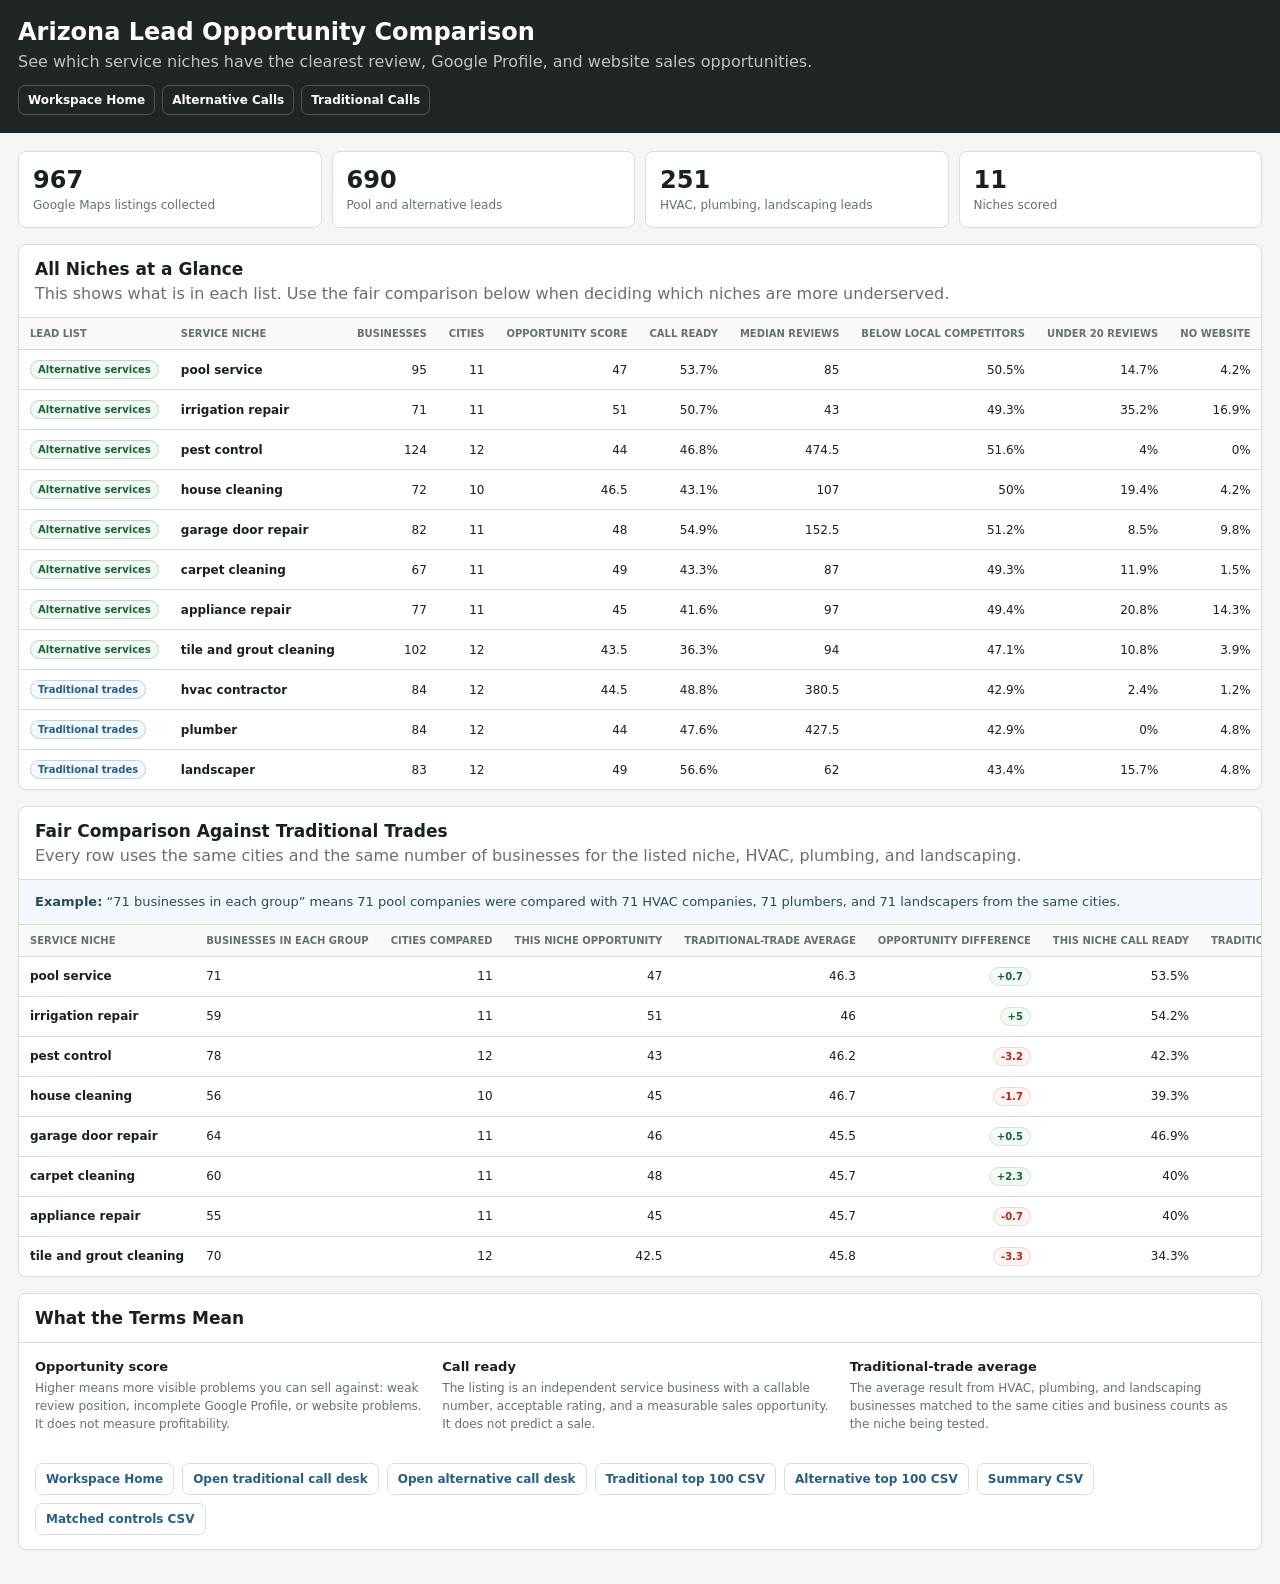
<file: desk-compare-92r7f.html>
<!doctype html>
<html lang="en">
<head>
  <meta name="robots" content="noindex,nofollow">
  <meta charset="utf-8">
  <meta name="viewport" content="width=device-width, initial-scale=1">
  <title>Arizona Lead Opportunity Comparison</title>
  <style>
    :root { --bg:#f4f6f3; --panel:#fff; --ink:#18211e; --muted:#64716c; --line:#d7dfda; --green:#166534; --blue:#245f87; --red:#b42318; --nav:#202528; font-family:Inter,ui-sans-serif,system-ui,-apple-system,"Segoe UI",sans-serif; }
    * { box-sizing:border-box; }
    body { margin:0; background:var(--bg); color:var(--ink); }
    header { background:var(--nav); color:#fff; padding:18px max(18px,calc((100vw - 1440px)/2)); }
    header h1 { margin:0; font-size:24px; letter-spacing:0; }
    header p { margin:6px 0 0; color:rgba(255,255,255,.72); }
    .workspace-nav { display:flex; flex-wrap:wrap; gap:7px; margin-top:14px; }
    .workspace-nav a { color:#fff; text-decoration:none; border:1px solid rgba(255,255,255,.2); border-radius:7px; padding:7px 9px; font-size:12px; font-weight:700; }
    .workspace-nav a:hover { background:rgba(255,255,255,.1); }
    main { max-width:1440px; margin:auto; padding:18px; }
    .stats { display:grid; grid-template-columns:repeat(4,minmax(0,1fr)); gap:10px; margin-bottom:16px; }
    .stat,section { background:var(--panel); border:1px solid var(--line); border-radius:8px; }
    .stat { padding:14px; }
    .stat strong { display:block; font-size:24px; }
    .stat span,.fine { color:var(--muted); font-size:12px; }
    section { margin-bottom:16px; overflow:hidden; }
    .section-head { padding:14px 16px; border-bottom:1px solid var(--line); }
    .section-head h2 { margin:0; font-size:17px; letter-spacing:0; }
    .section-head p { margin:5px 0 0; color:var(--muted); }
    .table-wrap { overflow:auto; }
    table { width:100%; border-collapse:collapse; min-width:1040px; }
    th,td { padding:10px 11px; border-bottom:1px solid var(--line); text-align:right; font-size:12px; white-space:nowrap; }
    th { position:sticky; top:0; background:#f8faf8; color:var(--muted); font-size:10px; text-transform:uppercase; }
    th:nth-child(-n+2),td:nth-child(-n+2) { text-align:left; }
    tr:last-child td { border-bottom:0; }
    .cohort,.delta { display:inline-flex; padding:3px 7px; border-radius:999px; border:1px solid var(--line); font-size:10px; font-weight:750; }
    .cohort.alt { color:var(--green); background:#f1faf3; border-color:#b8d8c0; }
    .cohort.control { color:var(--blue); background:#f2f8fb; border-color:#bad1df; }
    .delta.positive { color:var(--green); background:#f1faf3; }
    .delta.negative { color:var(--red); background:#fff4f2; }
    .plain-example { margin:0; padding:12px 16px; background:#f2f8fb; border-bottom:1px solid var(--line); color:#284a5d; font-size:13px; line-height:1.5; }
    .notes { display:grid; grid-template-columns:repeat(3,minmax(0,1fr)); gap:12px; padding:16px; }
    .note h3 { margin:0 0 5px; font-size:13px; }
    .note p { margin:0; color:var(--muted); font-size:12px; line-height:1.5; }
    .links { display:flex; flex-wrap:wrap; gap:8px; padding:14px 16px; }
    .links a { color:var(--blue); text-decoration:none; border:1px solid var(--line); border-radius:7px; padding:8px 10px; font-size:12px; font-weight:700; }
    @media (max-width:760px) { .stats { grid-template-columns:repeat(2,minmax(0,1fr)); } .notes { grid-template-columns:1fr; } header { padding:16px; } main { padding:10px; } }
  </style>
</head>
<body>
  <header>
    <h1>Arizona Lead Opportunity Comparison</h1>
    <p>See which service niches have the clearest review, Google Profile, and website sales opportunities.</p>
    <nav class="workspace-nav" aria-label="Workspace">
      <a href="desk-92r7f.html">Workspace Home</a>
      <a href="desk-alt-92r7f.html">Alternative Calls</a>
      <a href="desk-trades-92r7f.html">Traditional Calls</a>
    </nav>
  </header>
  <main>
    <div class="stats">
      <div class="stat"><strong>967</strong><span>Google Maps listings collected</span></div>
      <div class="stat"><strong>690</strong><span>Pool and alternative leads</span></div>
      <div class="stat"><strong>251</strong><span>HVAC, plumbing, landscaping leads</span></div>
      <div class="stat"><strong>11</strong><span>Niches scored</span></div>
    </div>
    <section>
      <div class="section-head"><h2>All Niches at a Glance</h2><p>This shows what is in each list. Use the fair comparison below when deciding which niches are more underserved.</p></div>
      <div class="table-wrap"><table><thead><tr><th>Lead list</th><th>Service niche</th><th>Businesses</th><th>Cities</th><th>Opportunity score</th><th>Call ready</th><th>Median reviews</th><th>Below local competitors</th><th>Under 20 reviews</th><th>No website</th><th>Verified mobile</th></tr></thead><tbody>
  <tr>
    <td><span class="cohort alt">Alternative services</span></td>
    <td><strong>pool service</strong></td>
    <td>95</td>
    <td>11</td>
    <td>47</td>
    <td>53.7%</td>
    <td>85</td>
    <td>50.5%</td>
    <td>14.7%</td>
    <td>4.2%</td>
    <td>46.3%</td>
  </tr>
  <tr>
    <td><span class="cohort alt">Alternative services</span></td>
    <td><strong>irrigation repair</strong></td>
    <td>71</td>
    <td>11</td>
    <td>51</td>
    <td>50.7%</td>
    <td>43</td>
    <td>49.3%</td>
    <td>35.2%</td>
    <td>16.9%</td>
    <td>57.7%</td>
  </tr>
  <tr>
    <td><span class="cohort alt">Alternative services</span></td>
    <td><strong>pest control</strong></td>
    <td>124</td>
    <td>12</td>
    <td>44</td>
    <td>46.8%</td>
    <td>474.5</td>
    <td>51.6%</td>
    <td>4%</td>
    <td>0%</td>
    <td>23.4%</td>
  </tr>
  <tr>
    <td><span class="cohort alt">Alternative services</span></td>
    <td><strong>house cleaning</strong></td>
    <td>72</td>
    <td>10</td>
    <td>46.5</td>
    <td>43.1%</td>
    <td>107</td>
    <td>50%</td>
    <td>19.4%</td>
    <td>4.2%</td>
    <td>34.7%</td>
  </tr>
  <tr>
    <td><span class="cohort alt">Alternative services</span></td>
    <td><strong>garage door repair</strong></td>
    <td>82</td>
    <td>11</td>
    <td>48</td>
    <td>54.9%</td>
    <td>152.5</td>
    <td>51.2%</td>
    <td>8.5%</td>
    <td>9.8%</td>
    <td>36.6%</td>
  </tr>
  <tr>
    <td><span class="cohort alt">Alternative services</span></td>
    <td><strong>carpet cleaning</strong></td>
    <td>67</td>
    <td>11</td>
    <td>49</td>
    <td>43.3%</td>
    <td>87</td>
    <td>49.3%</td>
    <td>11.9%</td>
    <td>1.5%</td>
    <td>55.2%</td>
  </tr>
  <tr>
    <td><span class="cohort alt">Alternative services</span></td>
    <td><strong>appliance repair</strong></td>
    <td>77</td>
    <td>11</td>
    <td>45</td>
    <td>41.6%</td>
    <td>97</td>
    <td>49.4%</td>
    <td>20.8%</td>
    <td>14.3%</td>
    <td>44.2%</td>
  </tr>
  <tr>
    <td><span class="cohort alt">Alternative services</span></td>
    <td><strong>tile and grout cleaning</strong></td>
    <td>102</td>
    <td>12</td>
    <td>43.5</td>
    <td>36.3%</td>
    <td>94</td>
    <td>47.1%</td>
    <td>10.8%</td>
    <td>3.9%</td>
    <td>56.9%</td>
  </tr>
  <tr>
    <td><span class="cohort control">Traditional trades</span></td>
    <td><strong>hvac contractor</strong></td>
    <td>84</td>
    <td>12</td>
    <td>44.5</td>
    <td>48.8%</td>
    <td>380.5</td>
    <td>42.9%</td>
    <td>2.4%</td>
    <td>1.2%</td>
    <td>19%</td>
  </tr>
  <tr>
    <td><span class="cohort control">Traditional trades</span></td>
    <td><strong>plumber</strong></td>
    <td>84</td>
    <td>12</td>
    <td>44</td>
    <td>47.6%</td>
    <td>427.5</td>
    <td>42.9%</td>
    <td>0%</td>
    <td>4.8%</td>
    <td>23.8%</td>
  </tr>
  <tr>
    <td><span class="cohort control">Traditional trades</span></td>
    <td><strong>landscaper</strong></td>
    <td>83</td>
    <td>12</td>
    <td>49</td>
    <td>56.6%</td>
    <td>62</td>
    <td>43.4%</td>
    <td>15.7%</td>
    <td>4.8%</td>
    <td>60.2%</td>
  </tr></tbody></table></div>
    </section>
    <section>
      <div class="section-head"><h2>Fair Comparison Against Traditional Trades</h2><p>Every row uses the same cities and the same number of businesses for the listed niche, HVAC, plumbing, and landscaping.</p></div>
      <p class="plain-example"><strong>Example:</strong> “71 businesses in each group” means 71 pool companies were compared with 71 HVAC companies, 71 plumbers, and 71 landscapers from the same cities.</p>
      <div class="table-wrap"><table><thead><tr><th>Service niche</th><th>Businesses in each group</th><th>Cities compared</th><th>This niche opportunity</th><th>Traditional-trade average</th><th>Opportunity difference</th><th>This niche call ready</th><th>Traditional average call ready</th><th>This niche under 20 reviews</th><th>Traditional average under 20</th></tr></thead><tbody>
  <tr>
    <td><strong>pool service</strong></td>
    <td>71</td>
    <td>11</td>
    <td>47</td>
    <td>46.3</td>
    <td><span class="delta positive">+0.7</span></td>
    <td>53.5%</td>
    <td>51.2%</td>
    <td>14.1%</td>
    <td>5.6%</td>
  </tr>
  <tr>
    <td><strong>irrigation repair</strong></td>
    <td>59</td>
    <td>11</td>
    <td>51</td>
    <td>46</td>
    <td><span class="delta positive">+5</span></td>
    <td>54.2%</td>
    <td>49.7%</td>
    <td>35.6%</td>
    <td>6.8%</td>
  </tr>
  <tr>
    <td><strong>pest control</strong></td>
    <td>78</td>
    <td>12</td>
    <td>43</td>
    <td>46.2</td>
    <td><span class="delta negative">-3.2</span></td>
    <td>42.3%</td>
    <td>51.3%</td>
    <td>3.8%</td>
    <td>6.4%</td>
  </tr>
  <tr>
    <td><strong>house cleaning</strong></td>
    <td>56</td>
    <td>10</td>
    <td>45</td>
    <td>46.7</td>
    <td><span class="delta negative">-1.7</span></td>
    <td>39.3%</td>
    <td>51.8%</td>
    <td>21.4%</td>
    <td>7.2%</td>
  </tr>
  <tr>
    <td><strong>garage door repair</strong></td>
    <td>64</td>
    <td>11</td>
    <td>46</td>
    <td>45.5</td>
    <td><span class="delta positive">+0.5</span></td>
    <td>46.9%</td>
    <td>47.9%</td>
    <td>3.1%</td>
    <td>5.7%</td>
  </tr>
  <tr>
    <td><strong>carpet cleaning</strong></td>
    <td>60</td>
    <td>11</td>
    <td>48</td>
    <td>45.7</td>
    <td><span class="delta positive">+2.3</span></td>
    <td>40%</td>
    <td>50%</td>
    <td>6.7%</td>
    <td>7.8%</td>
  </tr>
  <tr>
    <td><strong>appliance repair</strong></td>
    <td>55</td>
    <td>11</td>
    <td>45</td>
    <td>45.7</td>
    <td><span class="delta negative">-0.7</span></td>
    <td>40%</td>
    <td>50.3%</td>
    <td>20%</td>
    <td>5.5%</td>
  </tr>
  <tr>
    <td><strong>tile and grout cleaning</strong></td>
    <td>70</td>
    <td>12</td>
    <td>42.5</td>
    <td>45.8</td>
    <td><span class="delta negative">-3.3</span></td>
    <td>34.3%</td>
    <td>50%</td>
    <td>10%</td>
    <td>6.7%</td>
  </tr></tbody></table></div>
    </section>
    <section>
      <div class="section-head"><h2>What the Terms Mean</h2></div>
      <div class="notes">
        <div class="note"><h3>Opportunity score</h3><p>Higher means more visible problems you can sell against: weak review position, incomplete Google Profile, or website problems. It does not measure profitability.</p></div>
        <div class="note"><h3>Call ready</h3><p>The listing is an independent service business with a callable number, acceptable rating, and a measurable sales opportunity. It does not predict a sale.</p></div>
        <div class="note"><h3>Traditional-trade average</h3><p>The average result from HVAC, plumbing, and landscaping businesses matched to the same cities and business counts as the niche being tested.</p></div>
      </div>
      <div class="links">
        <a href="desk-92r7f.html">Workspace Home</a>
        <a href="desk-trades-92r7f.html">Open traditional call desk</a>
        <a href="desk-alt-92r7f.html">Open alternative call desk</a>
        <a href="data-traditional-92r7f.csv">Traditional top 100 CSV</a>
        <a href="data-alternative-92r7f.csv">Alternative top 100 CSV</a>
        <a href="data-niche-summary-92r7f.csv">Summary CSV</a>
        <a href="data-matched-comparison-92r7f.csv">Matched controls CSV</a>
      </div>
    </section>
  </main>
</body>
</html>
</file>
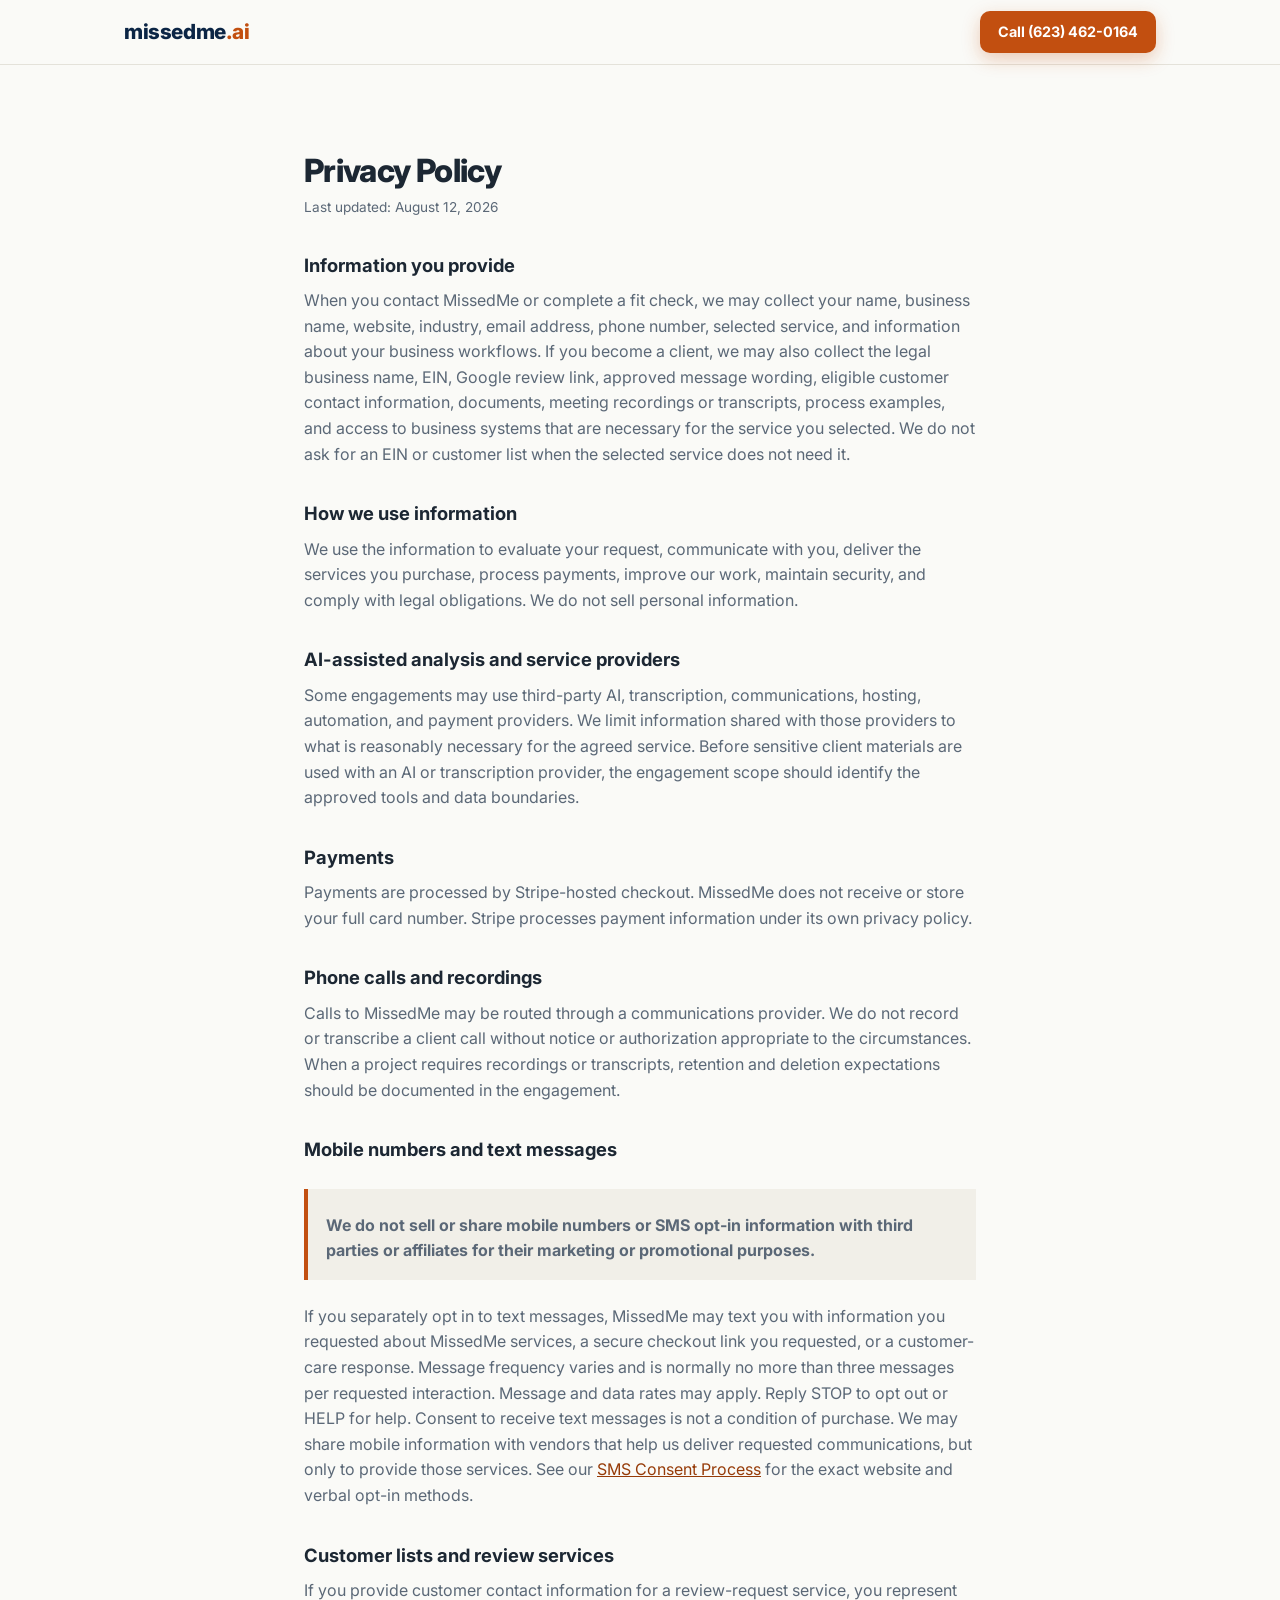
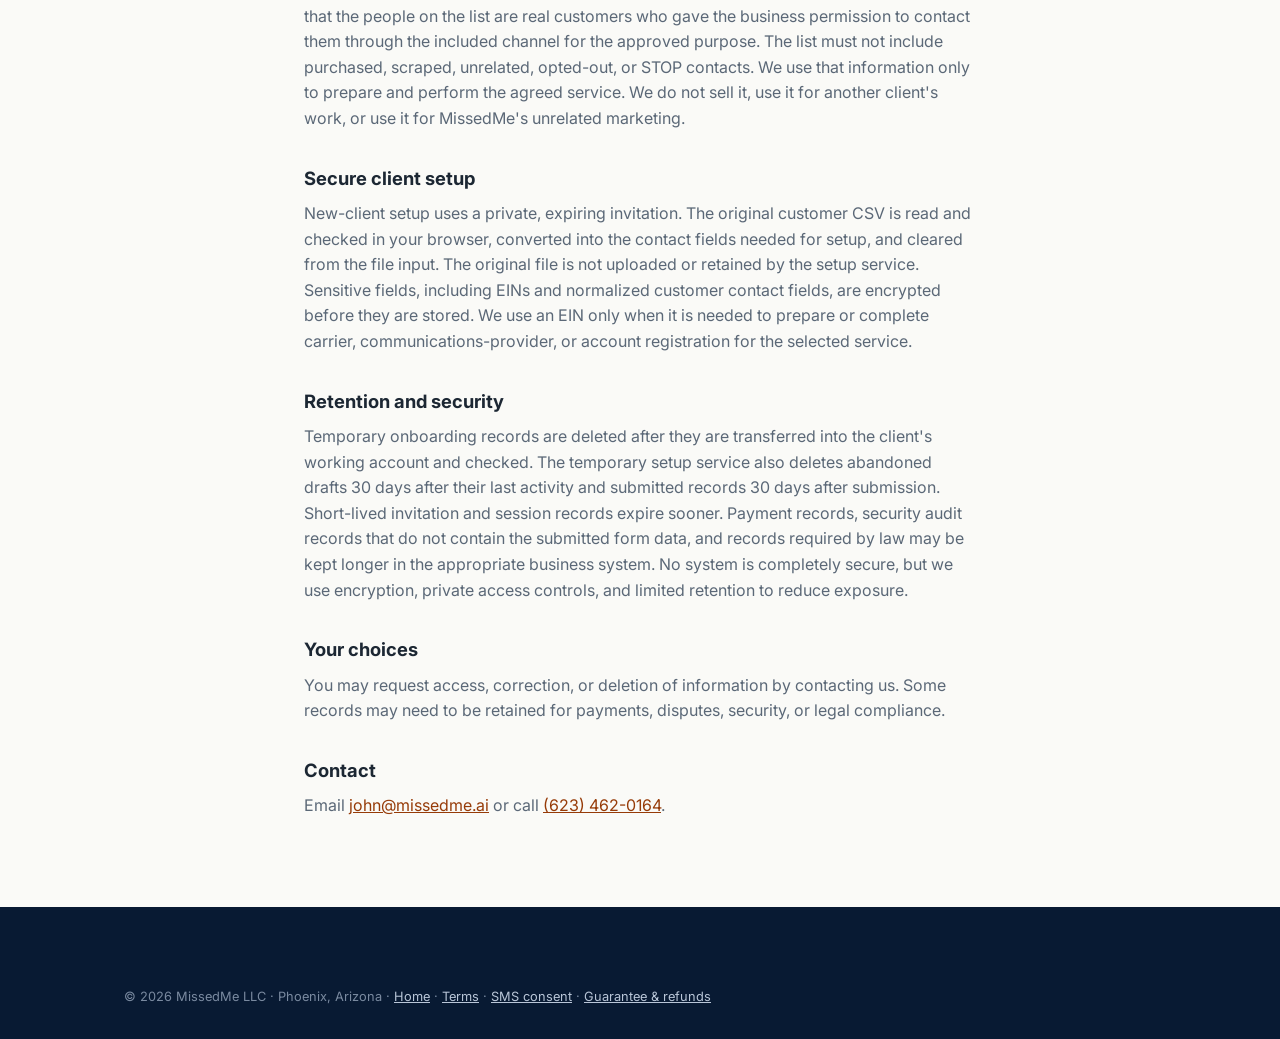
<file: privacy.html>
<!DOCTYPE html>
<html lang="en">
<head>
  <meta charset="UTF-8">
  <meta name="viewport" content="width=device-width, initial-scale=1.0">
  <title>Privacy Policy | MissedMe</title>
  <meta name="description" content="How MissedMe collects, uses, and protects information.">
  <link href="https://fonts.googleapis.com/css2?family=Inter:wght@400;600;700;800&display=swap" rel="stylesheet">
  <link rel="stylesheet" href="styles.css?v=20260720-4">
</head>
<body>
  <header class="nav">
    <div class="container nav-inner">
      <a href="index.html" class="logo">missedme<span>.ai</span></a>
      <a href="tel:+16234620164" class="btn btn-primary btn-sm">Call (623) 462-0164</a>
    </div>
  </header>

  <main class="section">
    <div class="container container-narrow legal-page">
      <h1>Privacy Policy</h1>
      <p class="legal-date">Last updated: August 12, 2026</p>

      <h3>Information you provide</h3>
      <p>When you contact MissedMe or complete a fit check, we may collect your name, business name, website, industry, email address, phone number, selected service, and information about your business workflows. If you become a client, we may also collect the legal business name, EIN, Google review link, approved message wording, eligible customer contact information, documents, meeting recordings or transcripts, process examples, and access to business systems that are necessary for the service you selected. We do not ask for an EIN or customer list when the selected service does not need it.</p>

      <h3>How we use information</h3>
      <p>We use the information to evaluate your request, communicate with you, deliver the services you purchase, process payments, improve our work, maintain security, and comply with legal obligations. We do not sell personal information.</p>

      <h3>AI-assisted analysis and service providers</h3>
      <p>Some engagements may use third-party AI, transcription, communications, hosting, automation, and payment providers. We limit information shared with those providers to what is reasonably necessary for the agreed service. Before sensitive client materials are used with an AI or transcription provider, the engagement scope should identify the approved tools and data boundaries.</p>

      <h3>Payments</h3>
      <p>Payments are processed by Stripe-hosted checkout. MissedMe does not receive or store your full card number. Stripe processes payment information under its own privacy policy.</p>

      <h3>Phone calls and recordings</h3>
      <p>Calls to MissedMe may be routed through a communications provider. We do not record or transcribe a client call without notice or authorization appropriate to the circumstances. When a project requires recordings or transcripts, retention and deletion expectations should be documented in the engagement.</p>

      <h3>Mobile numbers and text messages</h3>
      <div class="callout">
        <p><strong>We do not sell or share mobile numbers or SMS opt-in information with third parties or affiliates for their marketing or promotional purposes.</strong></p>
      </div>
      <p>If you separately opt in to text messages, MissedMe may text you with information you requested about MissedMe services, a secure checkout link you requested, or a customer-care response. Message frequency varies and is normally no more than three messages per requested interaction. Message and data rates may apply. Reply STOP to opt out or HELP for help. Consent to receive text messages is not a condition of purchase. We may share mobile information with vendors that help us deliver requested communications, but only to provide those services. See our <a href="sms-consent.html">SMS Consent Process</a> for the exact website and verbal opt-in methods.</p>

      <h3>Customer lists and review services</h3>
      <p>If you provide customer contact information for a review-request service, you represent that the people on the list are real customers who gave the business permission to contact them through the included channel for the approved purpose. The list must not include purchased, scraped, unrelated, opted-out, or STOP contacts. We use that information only to prepare and perform the agreed service. We do not sell it, use it for another client's work, or use it for MissedMe's unrelated marketing.</p>

      <h3>Secure client setup</h3>
      <p>New-client setup uses a private, expiring invitation. The original customer CSV is read and checked in your browser, converted into the contact fields needed for setup, and cleared from the file input. The original file is not uploaded or retained by the setup service. Sensitive fields, including EINs and normalized customer contact fields, are encrypted before they are stored. We use an EIN only when it is needed to prepare or complete carrier, communications-provider, or account registration for the selected service.</p>

      <h3>Retention and security</h3>
      <p>Temporary onboarding records are deleted after they are transferred into the client's working account and checked. The temporary setup service also deletes abandoned drafts 30 days after their last activity and submitted records 30 days after submission. Short-lived invitation and session records expire sooner. Payment records, security audit records that do not contain the submitted form data, and records required by law may be kept longer in the appropriate business system. No system is completely secure, but we use encryption, private access controls, and limited retention to reduce exposure.</p>

      <h3>Your choices</h3>
      <p>You may request access, correction, or deletion of information by contacting us. Some records may need to be retained for payments, disputes, security, or legal compliance.</p>

      <h3>Contact</h3>
      <p>Email <a href="mailto:john@missedme.ai">john@missedme.ai</a> or call <a href="tel:+16234620164">(623) 462-0164</a>.</p>
    </div>
  </main>

  <footer class="footer">
    <div class="container footer-legal">
      <p>© 2026 MissedMe LLC · Phoenix, Arizona · <a href="index.html" style="color:#b9c6d8">Home</a> · <a href="terms.html" style="color:#b9c6d8">Terms</a> · <a href="sms-consent.html" style="color:#b9c6d8">SMS consent</a> · <a href="refunds.html" style="color:#b9c6d8">Guarantee &amp; refunds</a></p>
    </div>
  </footer>
</body>
</html>
</file>
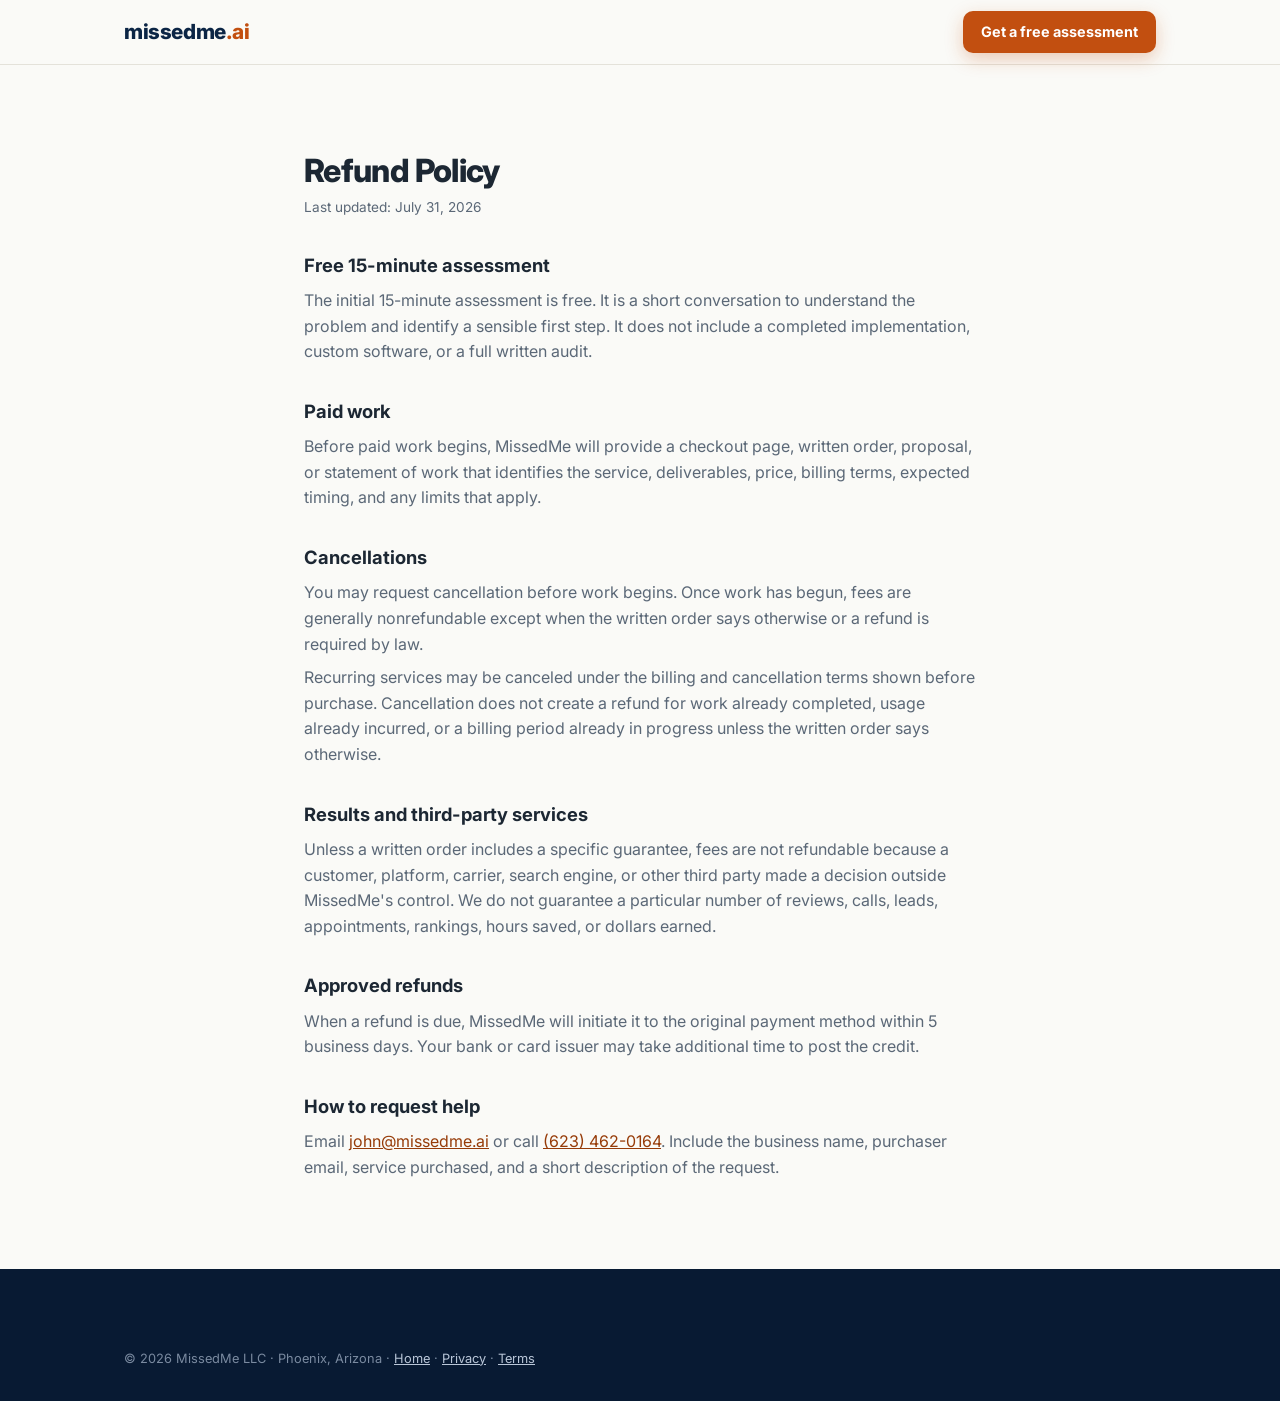
<file: refunds.html>
<!DOCTYPE html>
<html lang="en">
<head>
  <meta charset="UTF-8">
  <meta name="viewport" content="width=device-width, initial-scale=1.0">
  <title>Refund Policy | MissedMe</title>
  <meta name="description" content="The MissedMe cancellation and refund policy for paid services.">
  <link href="https://fonts.googleapis.com/css2?family=Inter:wght@400;600;700;800&display=swap" rel="stylesheet">
  <link rel="stylesheet" href="styles.css?v=20260731-1">
</head>
<body>
  <header class="nav">
    <div class="container nav-inner">
      <a href="index.html" class="logo">missedme<span>.ai</span></a>
      <a href="index.html#qualify" class="btn btn-primary btn-sm">Get a free assessment</a>
    </div>
  </header>

  <main class="section">
    <div class="container container-narrow legal-page">
      <h1>Refund Policy</h1>
      <p class="legal-date">Last updated: July 31, 2026</p>

      <h3>Free 15-minute assessment</h3>
      <p>The initial 15-minute assessment is free. It is a short conversation to understand the problem and identify a sensible first step. It does not include a completed implementation, custom software, or a full written audit.</p>

      <h3>Paid work</h3>
      <p>Before paid work begins, MissedMe will provide a checkout page, written order, proposal, or statement of work that identifies the service, deliverables, price, billing terms, expected timing, and any limits that apply.</p>

      <h3>Cancellations</h3>
      <p>You may request cancellation before work begins. Once work has begun, fees are generally nonrefundable except when the written order says otherwise or a refund is required by law.</p>
      <p>Recurring services may be canceled under the billing and cancellation terms shown before purchase. Cancellation does not create a refund for work already completed, usage already incurred, or a billing period already in progress unless the written order says otherwise.</p>

      <h3>Results and third-party services</h3>
      <p>Unless a written order includes a specific guarantee, fees are not refundable because a customer, platform, carrier, search engine, or other third party made a decision outside MissedMe's control. We do not guarantee a particular number of reviews, calls, leads, appointments, rankings, hours saved, or dollars earned.</p>

      <h3>Approved refunds</h3>
      <p>When a refund is due, MissedMe will initiate it to the original payment method within 5 business days. Your bank or card issuer may take additional time to post the credit.</p>

      <h3>How to request help</h3>
      <p>Email <a href="mailto:john@missedme.ai">john@missedme.ai</a> or call <a href="tel:+16234620164">(623) 462-0164</a>. Include the business name, purchaser email, service purchased, and a short description of the request.</p>
    </div>
  </main>

  <footer class="footer">
    <div class="container footer-legal">
      <p>&copy; 2026 MissedMe LLC &middot; Phoenix, Arizona &middot; <a href="index.html" style="color:#b9c6d8">Home</a> &middot; <a href="privacy.html" style="color:#b9c6d8">Privacy</a> &middot; <a href="terms.html" style="color:#b9c6d8">Terms</a></p>
    </div>
  </footer>
</body>
</html>
</file>
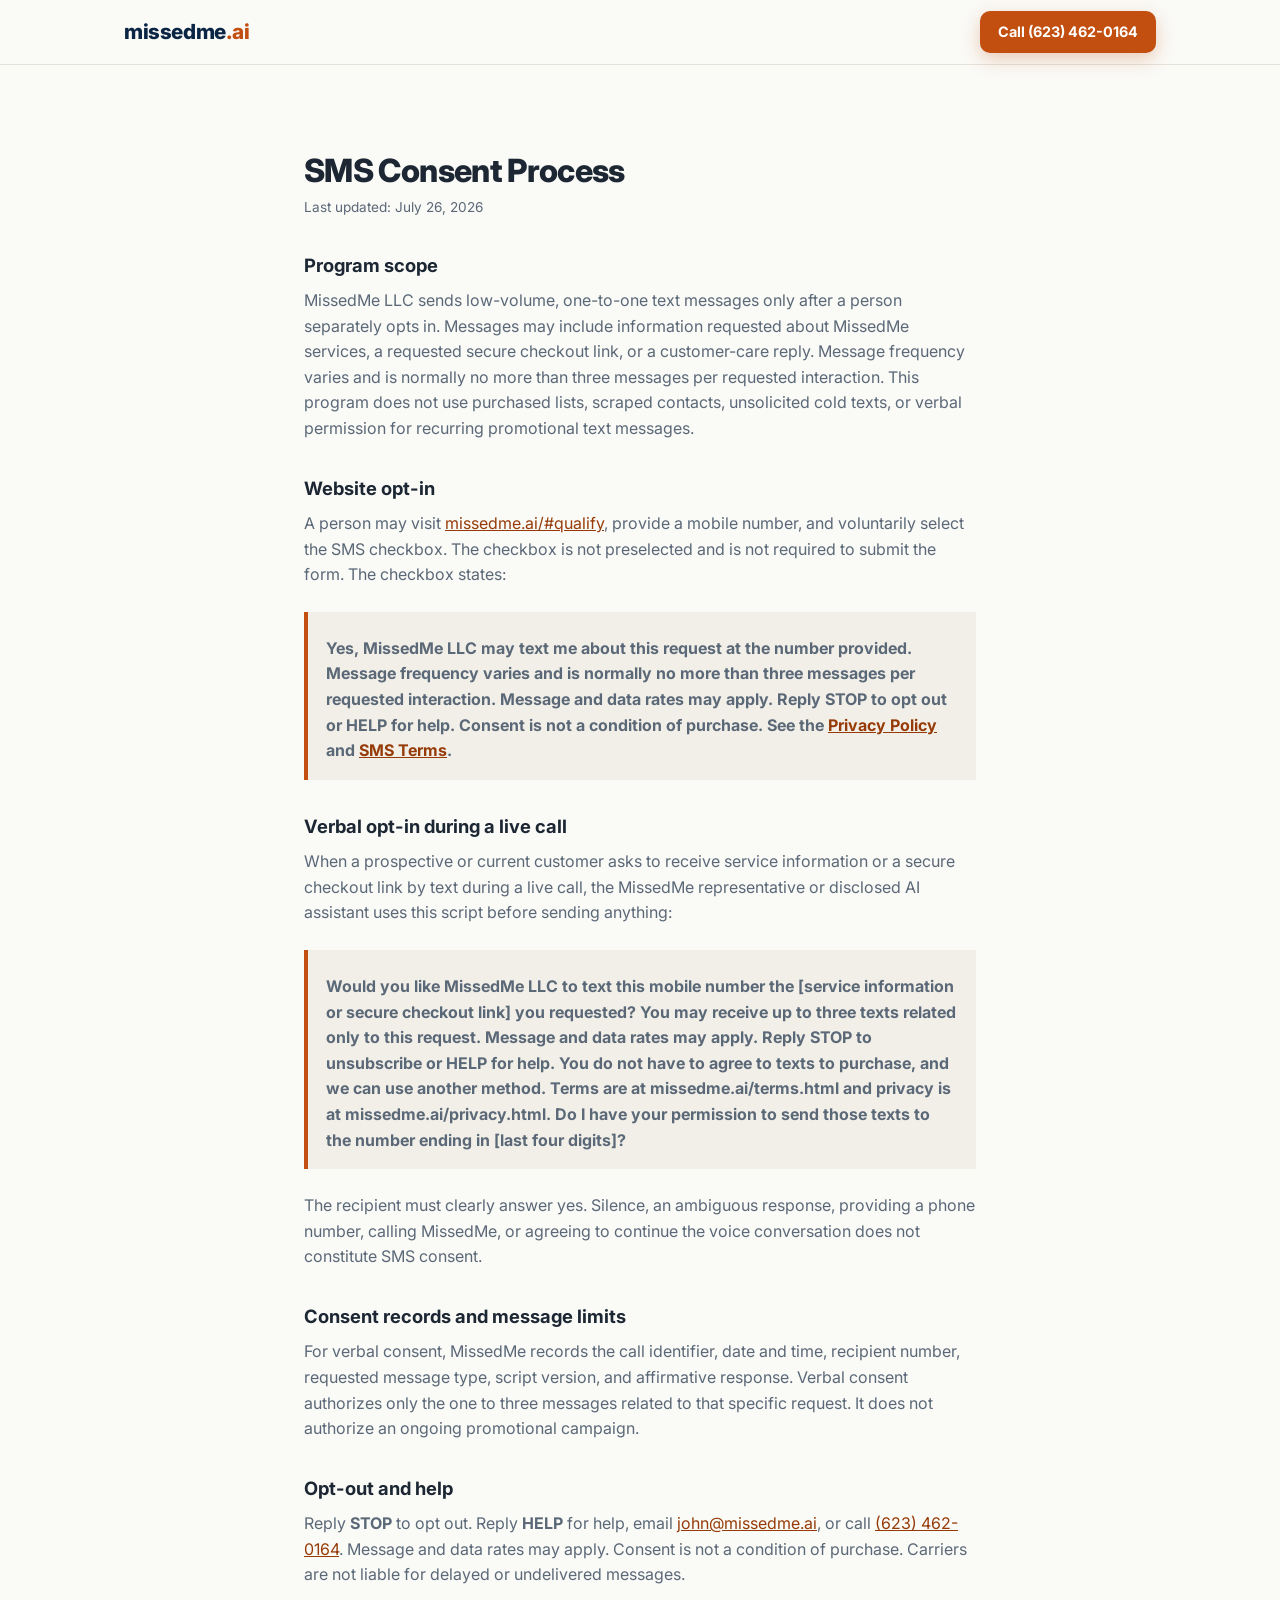
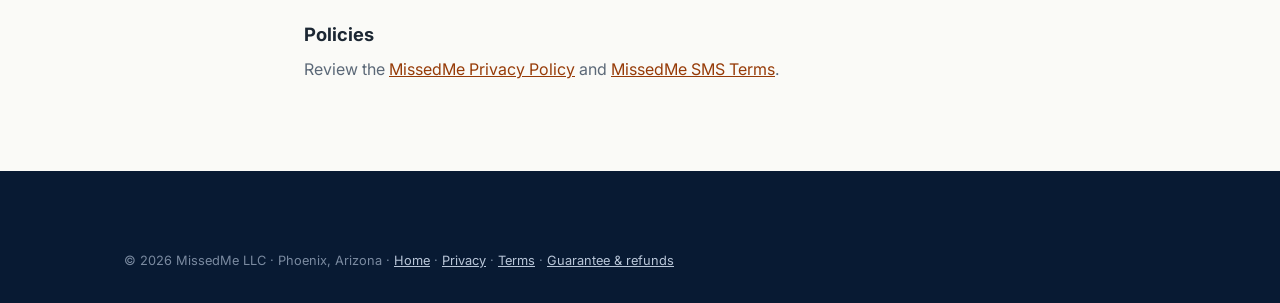
<file: sms-consent.html>
<!DOCTYPE html>
<html lang="en">
<head>
  <meta charset="UTF-8">
  <meta name="viewport" content="width=device-width, initial-scale=1.0">
  <title>SMS Consent Process | MissedMe</title>
  <meta name="description" content="How people consent to receive requested text messages from MissedMe LLC.">
  <link href="https://fonts.googleapis.com/css2?family=Inter:wght@400;600;700;800&display=swap" rel="stylesheet">
  <link rel="stylesheet" href="styles.css?v=20260726-1">
</head>
<body>
  <header class="nav">
    <div class="container nav-inner">
      <a href="index.html" class="logo">missedme<span>.ai</span></a>
      <a href="tel:+16234620164" class="btn btn-primary btn-sm">Call (623) 462-0164</a>
    </div>
  </header>

  <main class="section">
    <div class="container container-narrow legal-page">
      <h1>SMS Consent Process</h1>
      <p class="legal-date">Last updated: July 26, 2026</p>

      <h3>Program scope</h3>
      <p>MissedMe LLC sends low-volume, one-to-one text messages only after a person separately opts in. Messages may include information requested about MissedMe services, a requested secure checkout link, or a customer-care reply. Message frequency varies and is normally no more than three messages per requested interaction. This program does not use purchased lists, scraped contacts, unsolicited cold texts, or verbal permission for recurring promotional text messages.</p>

      <h3>Website opt-in</h3>
      <p>A person may visit <a href="index.html#qualify">missedme.ai/#qualify</a>, provide a mobile number, and voluntarily select the SMS checkbox. The checkbox is not preselected and is not required to submit the form. The checkbox states:</p>
      <div class="callout">
        <p><strong>Yes, MissedMe LLC may text me about this request at the number provided. Message frequency varies and is normally no more than three messages per requested interaction. Message and data rates may apply. Reply STOP to opt out or HELP for help. Consent is not a condition of purchase. See the <a href="privacy.html">Privacy Policy</a> and <a href="terms.html#sms-program">SMS Terms</a>.</strong></p>
      </div>

      <h3>Verbal opt-in during a live call</h3>
      <p>When a prospective or current customer asks to receive service information or a secure checkout link by text during a live call, the MissedMe representative or disclosed AI assistant uses this script before sending anything:</p>
      <div class="callout">
        <p><strong>Would you like MissedMe LLC to text this mobile number the [service information or secure checkout link] you requested? You may receive up to three texts related only to this request. Message and data rates may apply. Reply STOP to unsubscribe or HELP for help. You do not have to agree to texts to purchase, and we can use another method. Terms are at missedme.ai/terms.html and privacy is at missedme.ai/privacy.html. Do I have your permission to send those texts to the number ending in [last four digits]?</strong></p>
      </div>
      <p>The recipient must clearly answer yes. Silence, an ambiguous response, providing a phone number, calling MissedMe, or agreeing to continue the voice conversation does not constitute SMS consent.</p>

      <h3>Consent records and message limits</h3>
      <p>For verbal consent, MissedMe records the call identifier, date and time, recipient number, requested message type, script version, and affirmative response. Verbal consent authorizes only the one to three messages related to that specific request. It does not authorize an ongoing promotional campaign.</p>

      <h3>Opt-out and help</h3>
      <p>Reply <strong>STOP</strong> to opt out. Reply <strong>HELP</strong> for help, email <a href="mailto:john@missedme.ai">john@missedme.ai</a>, or call <a href="tel:+16234620164">(623) 462-0164</a>. Message and data rates may apply. Consent is not a condition of purchase. Carriers are not liable for delayed or undelivered messages.</p>

      <h3>Policies</h3>
      <p>Review the <a href="privacy.html">MissedMe Privacy Policy</a> and <a href="terms.html#sms-program">MissedMe SMS Terms</a>.</p>
    </div>
  </main>

  <footer class="footer">
    <div class="container footer-legal">
      <p>© 2026 MissedMe LLC · Phoenix, Arizona · <a href="index.html" style="color:#b9c6d8">Home</a> · <a href="privacy.html" style="color:#b9c6d8">Privacy</a> · <a href="terms.html" style="color:#b9c6d8">Terms</a> · <a href="refunds.html" style="color:#b9c6d8">Guarantee &amp; refunds</a></p>
    </div>
  </footer>
</body>
</html>
</file>
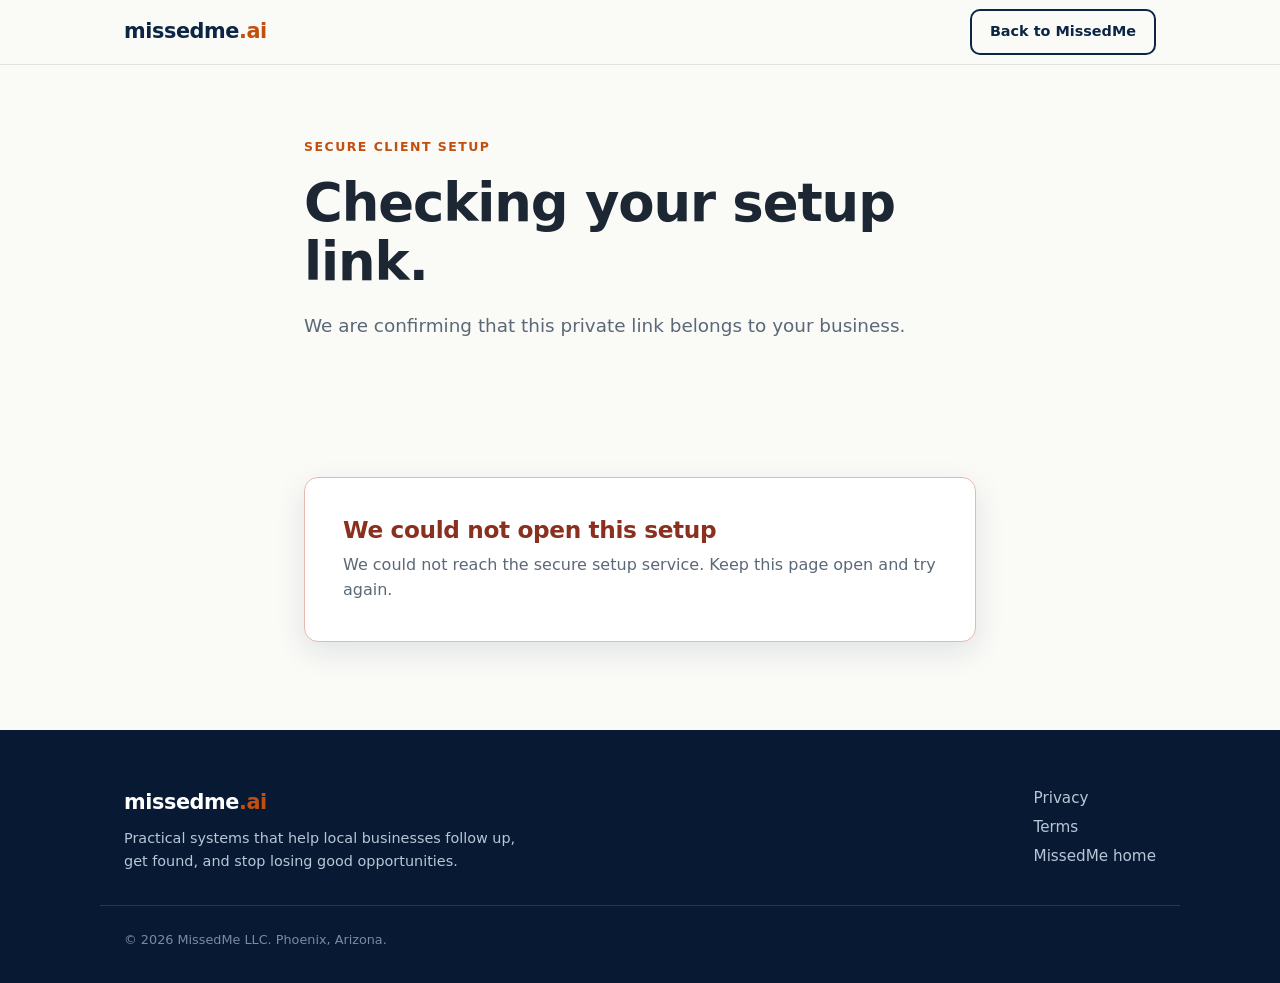
<file: start.html>
<!DOCTYPE html>
<html lang="en">
<head>
  <meta charset="UTF-8">
  <meta name="viewport" content="width=device-width, initial-scale=1.0">
  <meta name="robots" content="noindex, nofollow">
  <meta name="referrer" content="no-referrer">
  <meta http-equiv="Content-Security-Policy" content="default-src 'self'; connect-src https://onboard.missedme.ai; font-src 'self' https://fonts.gstatic.com; img-src 'self' data:; object-src 'none'; base-uri 'none'; form-action 'none'; script-src 'self'; style-src 'self' https://fonts.googleapis.com">
  <title>Secure client setup | MissedMe</title>
  <meta name="description" content="Private setup page for new MissedMe clients.">
  <link rel="preconnect" href="https://fonts.googleapis.com">
  <link rel="preconnect" href="https://fonts.gstatic.com" crossorigin>
  <link href="https://fonts.googleapis.com/css2?family=Inter:wght@400;500;600;700;800&display=swap" rel="stylesheet">
  <link rel="stylesheet" href="styles.css">
</head>
<body>

  <header class="nav">
    <div class="container nav-inner">
      <a class="logo" href="/" aria-label="MissedMe home">missedme<span>.ai</span></a>
      <a href="/" class="btn btn-ghost btn-sm">Back to MissedMe</a>
    </div>
  </header>

  <main>
    <section class="hero onboard-hero">
      <div class="container container-narrow">
        <p class="eyebrow" id="serviceLabel">Secure client setup</p>
        <h1 id="welcomeHeadline">Checking your setup link.</h1>
        <p class="lead" id="welcomeLead">We are confirming that this private link belongs to your business.</p>
      </div>
    </section>

    <section class="section onboarding-access" id="accessSection">
      <div class="container container-narrow">
        <div class="access-panel" id="accessPanel" role="status" aria-live="polite">
          <span class="access-spinner" id="accessSpinner" aria-hidden="true"></span>
          <div>
            <h2 id="accessTitle">Checking your setup link</h2>
            <p id="accessMessage">This should only take a moment.</p>
            <button class="btn btn-primary btn-sm" id="accessRetry" type="button" hidden>Try again</button>
          </div>
        </div>
      </div>
    </section>

    <div id="onboardingContent" hidden>
      <section class="section setup-choice-section" id="setupChoiceSection">
        <div class="container container-narrow">
          <div class="setup-help-card">
            <div>
              <p class="eyebrow">Easiest setup option</p>
              <h2>Book a 15-minute setup call with John</h2>
              <p>John will go through the setup with you and help figure out anything you are missing.</p>
              <div class="setup-ready-list">
                <strong>Before the call, have these nearby:</strong>
                <ul>
                  <li>Your business EIN</li>
                  <li>Be able to open the Google Business Profile for your business</li>
                  <li>Access to wherever you keep your customer names and contact information</li>
                </ul>
                <p>You do not need to make or clean up a spreadsheet first, and you will not give John your Google password.</p>
              </div>
              <p class="setup-call-note">If you are already on the phone with John, keep the call open and do the setup together.</p>
            </div>
            <div class="setup-help-actions">
              <a class="btn btn-primary" href="https://calendar.google.com/calendar/u/0/appointments/schedules/AcZssZ0jRNOOvz_GRlmnzbWp2eSnuRK0T4iDfrh2thkws1MGvMqIq8_MWIYrbD9gp4po5RCk82L8PBTU" id="bookSetupHelp" target="_blank" rel="noreferrer">Pick a setup time</a>
              <a class="btn btn-ghost" href="tel:+16234620164" id="callSetupHelp">Call John now</a>
              <a class="setup-self-link" href="#send" id="selfServeSetup">I will finish it myself</a>
            </div>
          </div>
        </div>
      </section>

      <section class="section onboard-what" id="onboardWhatSection">
        <div class="container container-narrow">
          <h2 id="overviewTitle">What we need from you</h2>
          <p class="section-sub" id="overviewText">Tell us what you have now. We will check it before anything is activated.</p>
          <ul class="setup-needs" id="setupNeeds"></ul>
        </div>
      </section>

      <section class="section section-dark service-summary" id="serviceSummarySection">
        <div class="container container-narrow">
          <p class="eyebrow eyebrow-light">What happens next</p>
          <h2 id="summaryTitle">We will prepare the setup for your approval.</h2>
          <p class="section-sub" id="summaryText">Nothing goes out until the required checks are complete.</p>
        </div>
      </section>

      <section class="section onboard-form" id="send">
        <div class="container container-narrow">
          <h2 id="formTitle">Finish your setup</h2>
          <p class="section-sub" id="formIntro">Fill in what you know. If you are missing something, use the help option in that section.</p>

          <form class="signup-form" id="onboardForm" autocomplete="off">
            <div class="invite-summary" aria-label="Setup link details">
              <div><span>Business</span><strong id="inviteBusiness">Checking...</strong></div>
              <div><span>Contact</span><strong id="inviteContact">Checking...</strong></div>
            </div>

            <div id="serviceFields"></div>

            <div class="selected-help-panel" id="selectedHelpPanel" role="status" tabindex="-1" hidden>
              <strong>You picked something to finish with John.</strong>
              <p id="selectedHelpText">Book a 15-minute call or call John now. Have your EIN, be able to open your Google Business Profile, and have access to your customer list. You do not need to make a spreadsheet first.</p>
              <div class="selected-help-actions">
                <a class="btn btn-primary btn-sm" href="https://calendar.google.com/calendar/u/0/appointments/schedules/AcZssZ0jRNOOvz_GRlmnzbWp2eSnuRK0T4iDfrh2thkws1MGvMqIq8_MWIYrbD9gp4po5RCk82L8PBTU" target="_blank" rel="noreferrer">Book 15 minutes with John</a>
                <a class="btn btn-ghost btn-sm" href="tel:+16234620164">Call John now</a>
              </div>
            </div>

            <div class="secure-handoff" id="privacyNotice">
              <strong>Your setup stays in this private session.</strong>
              <p id="privacyText">We do not put your EIN or customer list in a link, email, or browser storage. The customer file is read here, converted into the required contact fields, and then cleared from the file input.</p>
            </div>

            <div class="submit-progress" id="submitProgress" hidden>
              <div class="progress-copy">
                <strong id="progressTitle">Sending your setup</strong>
                <span id="progressCount">0%</span>
              </div>
              <progress class="progress-track" id="progressTrack" aria-label="Setup submission progress" max="100" value="0">0%</progress>
              <p id="progressText">Checking the details.</p>
            </div>

            <button type="submit" class="btn btn-primary btn-full" id="submitButton">Send to John for review</button>
            <p class="form-status" id="formStatus" role="status" aria-live="polite"></p>
            <p class="form-fine">Nothing goes to your customers yet. John checks the setup and sends you a test first.</p>
          </form>

          <div class="success-banner onboarding-success" id="successBanner" role="status" tabindex="-1" hidden>
            <h2 id="successTitle">We received your setup.</h2>
            <p id="successMessage">John will review it and contact you if anything needs to be corrected before activation.</p>
          </div>
        </div>
      </section>

      <section class="section section-offer">
        <div class="container container-narrow">
          <div class="offer-box">
            <p class="eyebrow eyebrow-light" id="promiseLabel">How we handle your information</p>
            <h2 id="promiseTitle">Your information stays private.</h2>
            <p class="offer-text" id="promiseText">We use it only to set up and run the service you asked for.</p>
          </div>
        </div>
      </section>

      <section class="section">
        <div class="container container-narrow">
          <h2 id="nextTitle">What happens after you send this</h2>
          <ul class="check-list" id="nextSteps"></ul>
        </div>
      </section>
    </div>
  </main>

  <footer class="footer">
    <div class="container footer-inner">
      <div>
        <a class="logo logo-footer" href="/" aria-label="MissedMe home">missedme<span>.ai</span></a>
        <p>Practical systems that help local businesses follow up, get found, and stop losing good opportunities.</p>
      </div>
      <div class="footer-links">
        <a href="privacy.html">Privacy</a>
        <a href="terms.html">Terms</a>
        <a href="/">MissedMe home</a>
      </div>
    </div>
    <div class="container footer-legal">
      <p>&copy; 2026 MissedMe LLC. Phoenix, Arizona.</p>
    </div>
  </footer>

  <script src="onboard.js"></script>
</body>
</html>
</file>
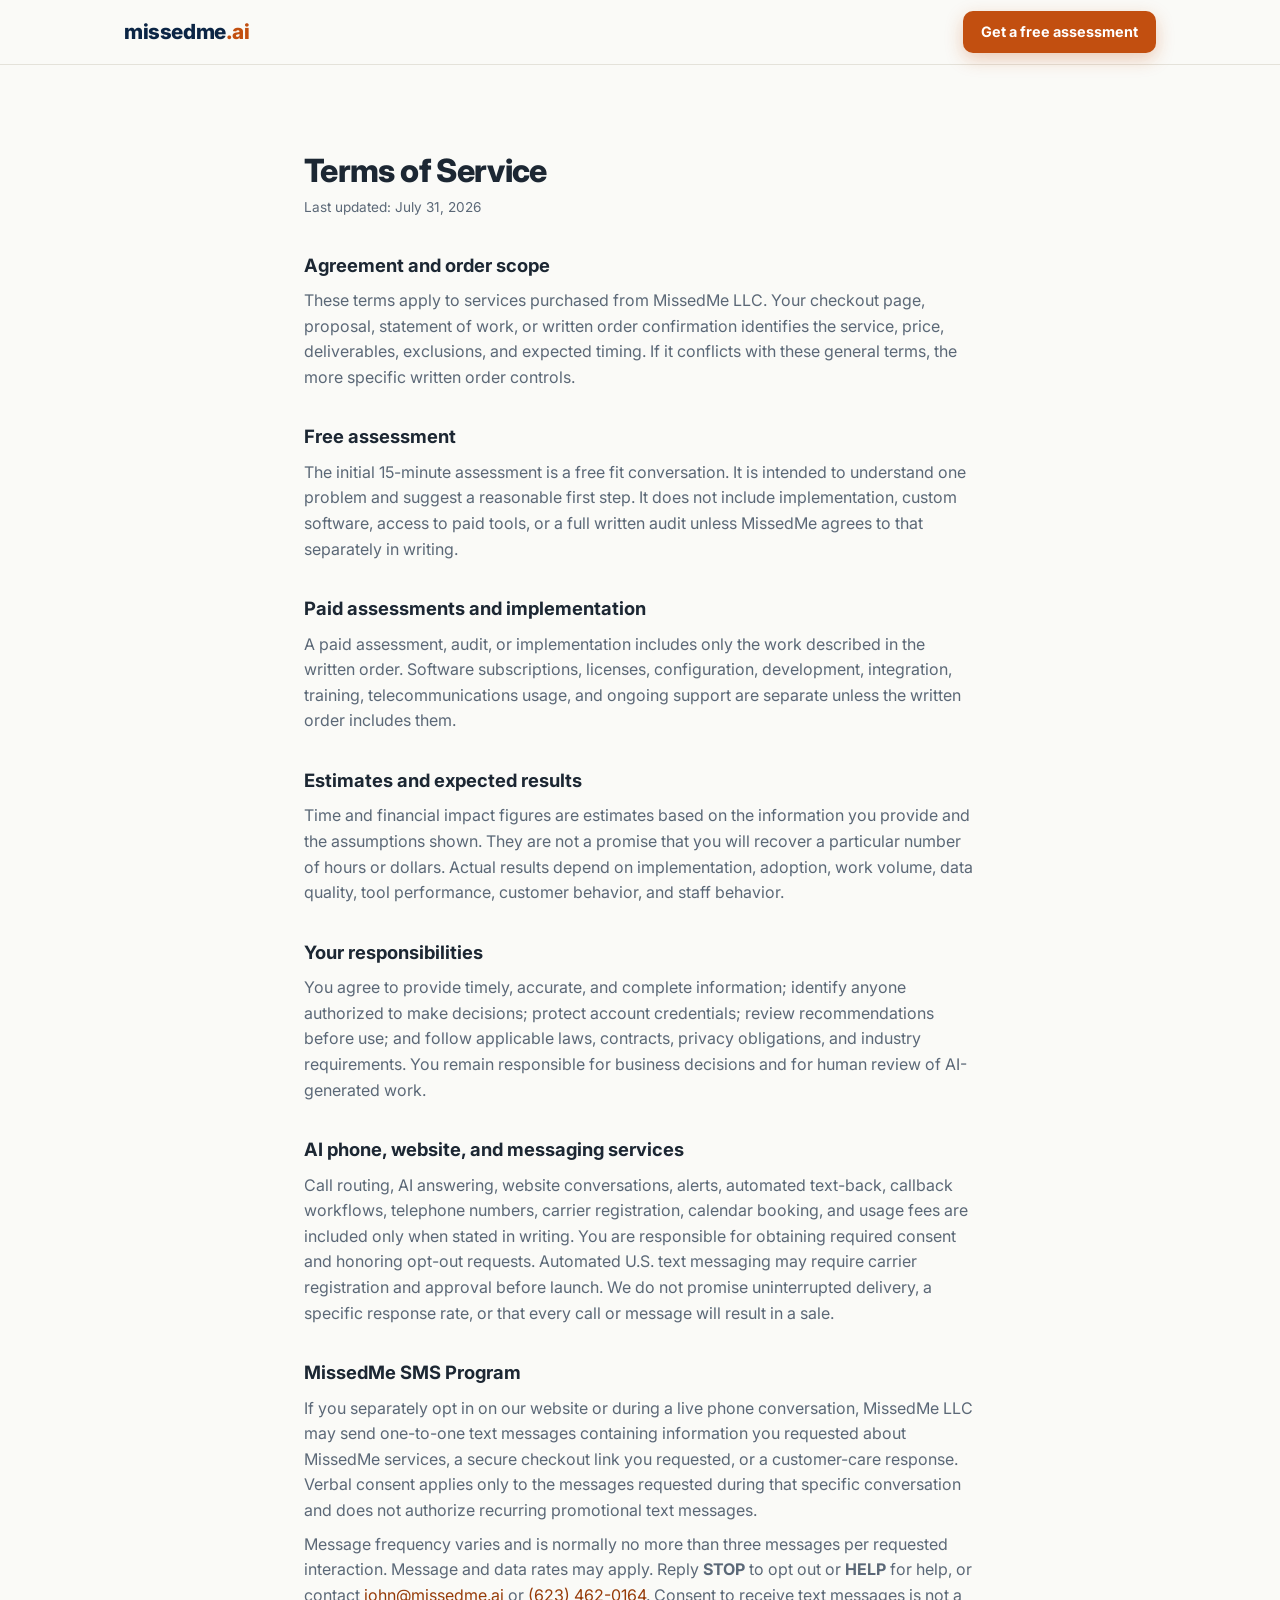
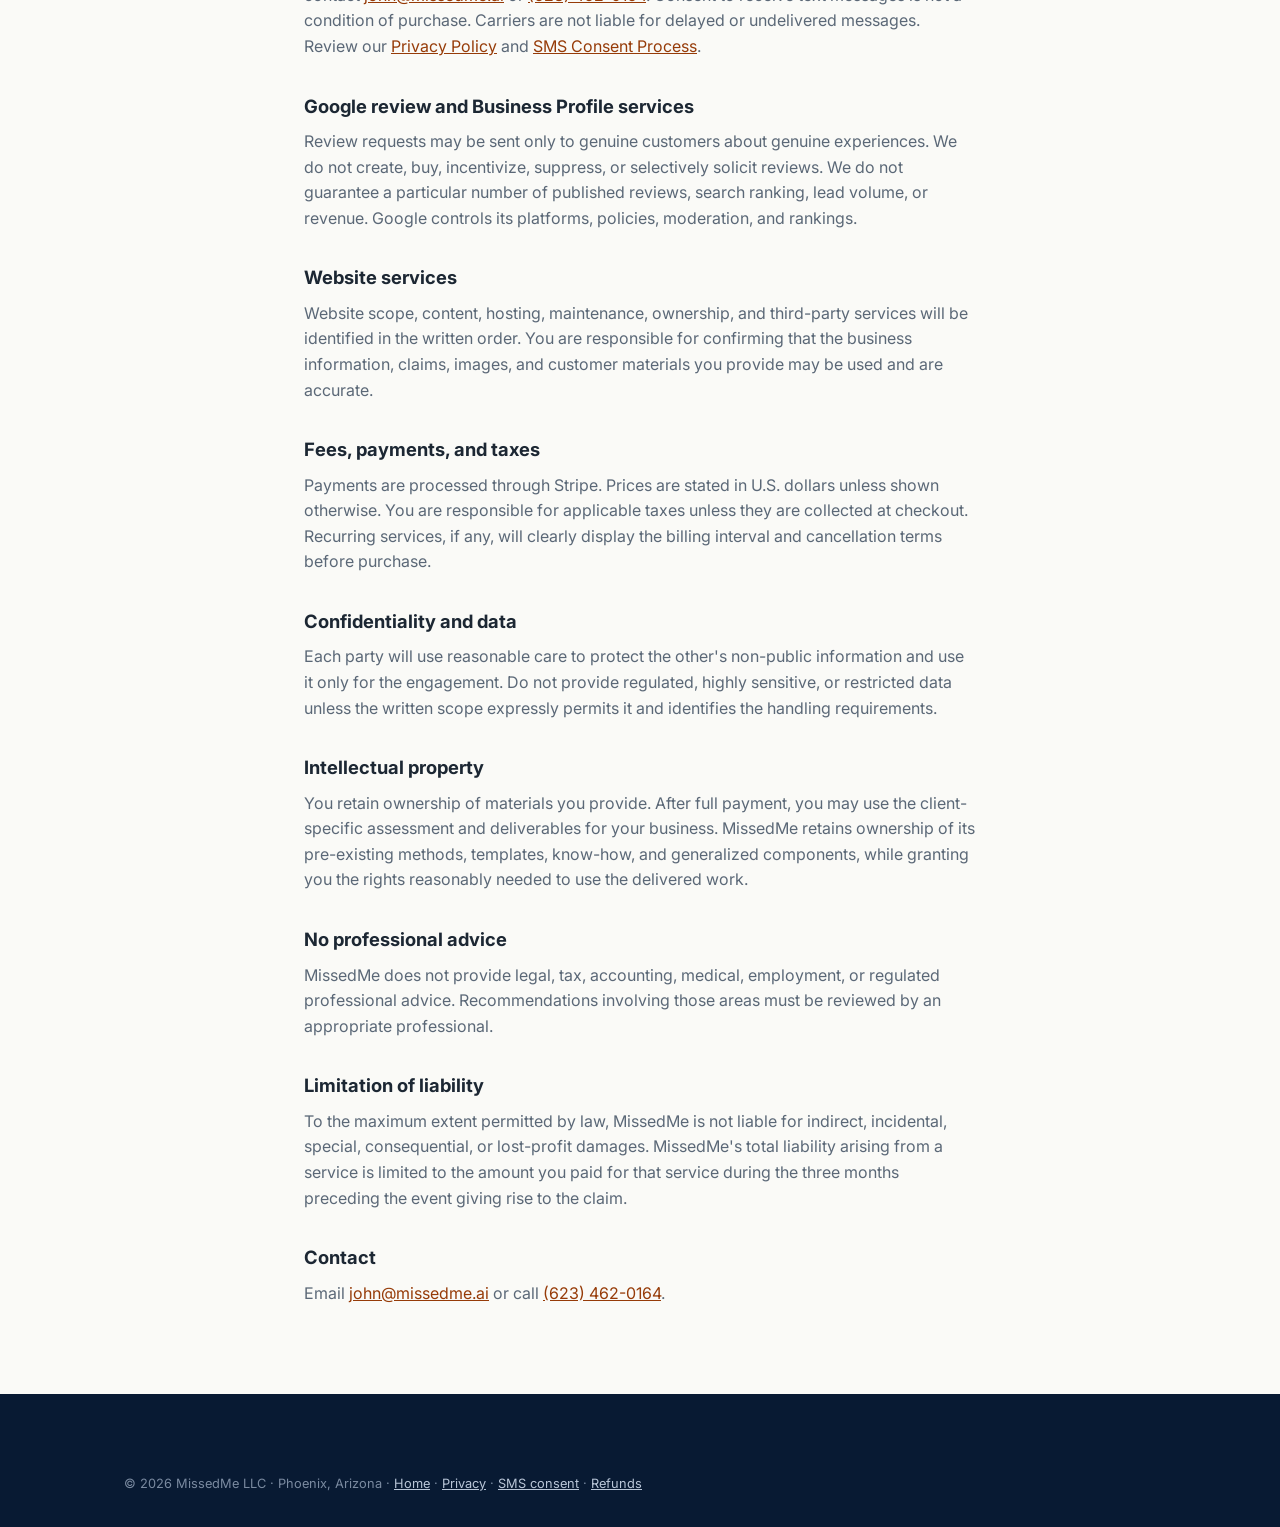
<file: terms.html>
<!DOCTYPE html>
<html lang="en">
<head>
  <meta charset="UTF-8">
  <meta name="viewport" content="width=device-width, initial-scale=1.0">
  <title>Terms of Service | MissedMe</title>
  <meta name="description" content="Terms for MissedMe assessments and business services.">
  <link href="https://fonts.googleapis.com/css2?family=Inter:wght@400;600;700;800&display=swap" rel="stylesheet">
  <link rel="stylesheet" href="styles.css?v=20260731-1">
</head>
<body>
  <header class="nav">
    <div class="container nav-inner">
      <a href="index.html" class="logo">missedme<span>.ai</span></a>
      <a href="index.html#qualify" class="btn btn-primary btn-sm">Get a free assessment</a>
    </div>
  </header>

  <main class="section">
    <div class="container container-narrow legal-page">
      <h1>Terms of Service</h1>
      <p class="legal-date">Last updated: July 31, 2026</p>

      <h3>Agreement and order scope</h3>
      <p>These terms apply to services purchased from MissedMe LLC. Your checkout page, proposal, statement of work, or written order confirmation identifies the service, price, deliverables, exclusions, and expected timing. If it conflicts with these general terms, the more specific written order controls.</p>

      <h3>Free assessment</h3>
      <p>The initial 15-minute assessment is a free fit conversation. It is intended to understand one problem and suggest a reasonable first step. It does not include implementation, custom software, access to paid tools, or a full written audit unless MissedMe agrees to that separately in writing.</p>

      <h3>Paid assessments and implementation</h3>
      <p>A paid assessment, audit, or implementation includes only the work described in the written order. Software subscriptions, licenses, configuration, development, integration, training, telecommunications usage, and ongoing support are separate unless the written order includes them.</p>

      <h3>Estimates and expected results</h3>
      <p>Time and financial impact figures are estimates based on the information you provide and the assumptions shown. They are not a promise that you will recover a particular number of hours or dollars. Actual results depend on implementation, adoption, work volume, data quality, tool performance, customer behavior, and staff behavior.</p>

      <h3>Your responsibilities</h3>
      <p>You agree to provide timely, accurate, and complete information; identify anyone authorized to make decisions; protect account credentials; review recommendations before use; and follow applicable laws, contracts, privacy obligations, and industry requirements. You remain responsible for business decisions and for human review of AI-generated work.</p>

      <h3>AI phone, website, and messaging services</h3>
      <p>Call routing, AI answering, website conversations, alerts, automated text-back, callback workflows, telephone numbers, carrier registration, calendar booking, and usage fees are included only when stated in writing. You are responsible for obtaining required consent and honoring opt-out requests. Automated U.S. text messaging may require carrier registration and approval before launch. We do not promise uninterrupted delivery, a specific response rate, or that every call or message will result in a sale.</p>

      <h3 id="sms-program">MissedMe SMS Program</h3>
      <p>If you separately opt in on our website or during a live phone conversation, MissedMe LLC may send one-to-one text messages containing information you requested about MissedMe services, a secure checkout link you requested, or a customer-care response. Verbal consent applies only to the messages requested during that specific conversation and does not authorize recurring promotional text messages.</p>
      <p>Message frequency varies and is normally no more than three messages per requested interaction. Message and data rates may apply. Reply <strong>STOP</strong> to opt out or <strong>HELP</strong> for help, or contact <a href="mailto:john@missedme.ai">john@missedme.ai</a> or <a href="tel:+16234620164">(623) 462-0164</a>. Consent to receive text messages is not a condition of purchase. Carriers are not liable for delayed or undelivered messages. Review our <a href="privacy.html">Privacy Policy</a> and <a href="sms-consent.html">SMS Consent Process</a>.</p>

      <h3>Google review and Business Profile services</h3>
      <p>Review requests may be sent only to genuine customers about genuine experiences. We do not create, buy, incentivize, suppress, or selectively solicit reviews. We do not guarantee a particular number of published reviews, search ranking, lead volume, or revenue. Google controls its platforms, policies, moderation, and rankings.</p>

      <h3>Website services</h3>
      <p>Website scope, content, hosting, maintenance, ownership, and third-party services will be identified in the written order. You are responsible for confirming that the business information, claims, images, and customer materials you provide may be used and are accurate.</p>

      <h3>Fees, payments, and taxes</h3>
      <p>Payments are processed through Stripe. Prices are stated in U.S. dollars unless shown otherwise. You are responsible for applicable taxes unless they are collected at checkout. Recurring services, if any, will clearly display the billing interval and cancellation terms before purchase.</p>

      <h3>Confidentiality and data</h3>
      <p>Each party will use reasonable care to protect the other's non-public information and use it only for the engagement. Do not provide regulated, highly sensitive, or restricted data unless the written scope expressly permits it and identifies the handling requirements.</p>

      <h3>Intellectual property</h3>
      <p>You retain ownership of materials you provide. After full payment, you may use the client-specific assessment and deliverables for your business. MissedMe retains ownership of its pre-existing methods, templates, know-how, and generalized components, while granting you the rights reasonably needed to use the delivered work.</p>

      <h3>No professional advice</h3>
      <p>MissedMe does not provide legal, tax, accounting, medical, employment, or regulated professional advice. Recommendations involving those areas must be reviewed by an appropriate professional.</p>

      <h3>Limitation of liability</h3>
      <p>To the maximum extent permitted by law, MissedMe is not liable for indirect, incidental, special, consequential, or lost-profit damages. MissedMe's total liability arising from a service is limited to the amount you paid for that service during the three months preceding the event giving rise to the claim.</p>

      <h3>Contact</h3>
      <p>Email <a href="mailto:john@missedme.ai">john@missedme.ai</a> or call <a href="tel:+16234620164">(623) 462-0164</a>.</p>
    </div>
  </main>

  <footer class="footer">
    <div class="container footer-legal">
      <p>&copy; 2026 MissedMe LLC &middot; Phoenix, Arizona &middot; <a href="index.html" style="color:#b9c6d8">Home</a> &middot; <a href="privacy.html" style="color:#b9c6d8">Privacy</a> &middot; <a href="sms-consent.html" style="color:#b9c6d8">SMS consent</a> &middot; <a href="refunds.html" style="color:#b9c6d8">Refunds</a></p>
    </div>
  </footer>
</body>
</html>
</file>
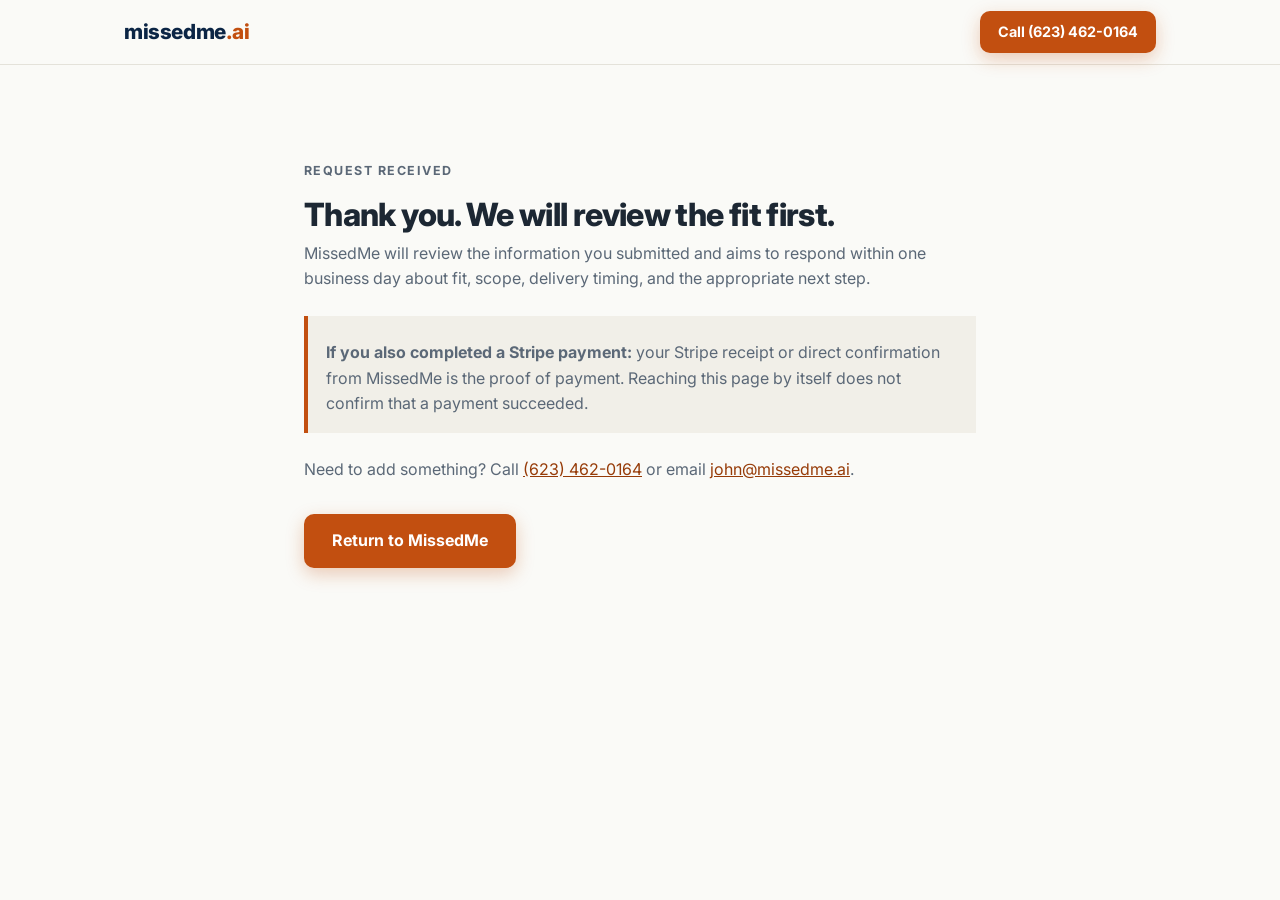
<file: thanks.html>
<!DOCTYPE html>
<html lang="en">
<head>
  <meta charset="UTF-8">
  <meta name="viewport" content="width=device-width, initial-scale=1.0">
  <meta name="robots" content="noindex,nofollow">
  <title>Request received | MissedMe</title>
  <link href="https://fonts.googleapis.com/css2?family=Inter:wght@400;600;700;800&display=swap" rel="stylesheet">
  <link rel="stylesheet" href="styles.css?v=20260720-4">
</head>
<body>
  <header class="nav">
    <div class="container nav-inner">
      <a href="index.html" class="logo">missedme<span>.ai</span></a>
      <a href="tel:+16234620164" class="btn btn-primary btn-sm">Call (623) 462-0164</a>
    </div>
  </header>

  <main class="section">
    <div class="container container-narrow legal-page">
      <p class="eyebrow">Request received</p>
      <h1>Thank you. We will review the fit first.</h1>
      <p>MissedMe will review the information you submitted and aims to respond within one business day about fit, scope, delivery timing, and the appropriate next step.</p>
      <div class="callout">
        <p><strong>If you also completed a Stripe payment:</strong> your Stripe receipt or direct confirmation from MissedMe is the proof of payment. Reaching this page by itself does not confirm that a payment succeeded.</p>
      </div>
      <p>Need to add something? Call <a href="tel:+16234620164">(623) 462-0164</a> or email <a href="mailto:john@missedme.ai">john@missedme.ai</a>.</p>
      <p style="margin-top:2rem"><a class="btn btn-primary" href="index.html">Return to MissedMe</a></p>
    </div>
  </main>
</body>
</html>
</file>
<file: styles.css>
/* MissedMe GBP and Reviews site */
:root {
  --navy: #0b2545;
  --navy-deep: #081a33;
  --orange: #c24f10;
  --orange-dark: #963b08;
  --bg: #fafaf7;
  --ink: #1c2733;
  --muted: #5b6877;
  --line: #e4e2da;
  --white: #ffffff;
  --radius: 14px;
  --shadow: 0 10px 30px rgba(11, 37, 69, 0.10);
}

* { margin: 0; padding: 0; box-sizing: border-box; }

[hidden] { display: none !important; }

html { scroll-behavior: smooth; }

body {
  font-family: "Inter", system-ui, -apple-system, sans-serif;
  color: var(--ink);
  background: var(--bg);
  line-height: 1.6;
  -webkit-font-smoothing: antialiased;
}

.container { max-width: 1080px; margin: 0 auto; padding: 0 24px; }
.container-narrow { max-width: 720px; }

h1 { font-size: clamp(2.1rem, 5vw, 3.3rem); line-height: 1.12; font-weight: 800; letter-spacing: -0.02em; }
h2 { font-size: clamp(1.6rem, 3.5vw, 2.3rem); line-height: 1.2; font-weight: 800; letter-spacing: -0.015em; margin-bottom: 1.5rem; }
h3 { font-size: 1.15rem; font-weight: 700; margin-bottom: 0.5rem; }

.eyebrow {
  text-transform: uppercase;
  letter-spacing: 0.12em;
  font-size: 0.78rem;
  font-weight: 700;
  color: var(--orange);
  margin-bottom: 1rem;
}
.eyebrow-light { color: #ffd9bd; }

.lead { font-size: 1.15rem; color: var(--muted); margin: 1.25rem 0 1.75rem; max-width: 34em; }

/* Nav */
.nav {
  position: sticky; top: 0; z-index: 50;
  background: rgba(250, 250, 247, 0.92);
  backdrop-filter: blur(8px);
  border-bottom: 1px solid var(--line);
}
.nav-inner { display: flex; align-items: center; justify-content: space-between; height: 64px; }
.logo { font-weight: 800; font-size: 1.3rem; color: var(--navy); text-decoration: none; letter-spacing: -0.02em; }
.logo span { color: var(--orange); }
.nav-inner .logo,
.nav-inner .btn { flex: 0 0 auto; white-space: nowrap; }

/* Buttons */
.btn {
  display: inline-block;
  padding: 14px 28px;
  border-radius: 10px;
  font-weight: 700;
  font-size: 1rem;
  text-decoration: none;
  border: none;
  cursor: pointer;
  transition: transform 0.12s ease, background 0.15s ease, box-shadow 0.15s ease;
}
.btn:active { transform: translateY(1px); }
.btn:disabled { cursor: wait; opacity: 0.68; transform: none; box-shadow: none; }
.btn-primary { background: var(--orange); color: #fff; box-shadow: 0 6px 18px rgba(194, 79, 16, 0.28); }
.btn-primary:hover { background: var(--orange-dark); transform: translateY(-2px); box-shadow: 0 10px 24px rgba(194, 79, 16, 0.34); }
.btn-ghost { background: transparent; color: var(--navy); border: 2px solid var(--navy); padding: 12px 26px; }
.btn-ghost:hover { background: var(--navy); color: #fff; }
.btn-light { background: #fff; color: var(--navy); }
.btn-light:hover { background: #ffe9d9; }
.btn-sm { padding: 9px 18px; font-size: 0.9rem; }
.btn-full { width: 100%; font-size: 1.1rem; padding: 16px; }

/* Hero */
.hero { padding: 84px 0 96px; overflow: hidden; }
.hero-grid {
  display: grid;
  grid-template-columns: 1.15fr 0.85fr;
  gap: 48px;
  align-items: center;
}
.hero-ctas { display: flex; gap: 14px; flex-wrap: wrap; }
.trust-line { margin-top: 1.1rem; font-size: 0.88rem; color: var(--muted); }

/* Review card stack */
.hero-visual { position: relative; height: 360px; }
.review-card {
  position: absolute;
  width: 290px;
  background: var(--white);
  border: 1px solid var(--line);
  border-radius: var(--radius);
  padding: 18px 20px;
  box-shadow: var(--shadow);
  font-size: 0.92rem;
  color: var(--ink);
}
.card-back  { top: 0;    right: 130px; transform: rotate(-4deg); opacity: 0.75; }
.card-mid   { top: 95px; right: 40px;  transform: rotate(2deg);  opacity: 0.9; }
.card-front { top: 200px; right: 100px; transform: rotate(-1.5deg); z-index: 2; }
.review-head { display: flex; align-items: center; gap: 12px; margin-bottom: 10px; }
.avatar {
  width: 38px; height: 38px; border-radius: 50%;
  background: var(--navy); color: #fff;
  display: flex; align-items: center; justify-content: center;
  font-weight: 700;
}
.av-2 { background: #2e6b4f; }
.av-3 { background: var(--orange); }
.review-name { font-weight: 700; font-size: 0.9rem; }
.stars { color: #f4b400; letter-spacing: 2px; font-size: 0.85rem; }

/* Sections */
.section { padding: 88px 0; }
.section-dark { background: var(--navy); color: #fff; }
.section-dark h2 { color: #fff; }
.section-sub { color: var(--muted); max-width: 44em; margin-bottom: 2rem; font-size: 1.05rem; }
.section-dark .section-sub { color: #b9c6d8; }
.center { text-align: center; margin-left: auto; margin-right: auto; }

/* Problem cards */
.card-grid { display: grid; grid-template-columns: repeat(3, 1fr); gap: 24px; margin-top: 2.5rem; }
.info-card {
  background: rgba(255, 255, 255, 0.06);
  border: 1px solid rgba(255, 255, 255, 0.12);
  border-radius: var(--radius);
  padding: 28px 24px;
}
.info-card p { color: #b9c6d8; font-size: 0.95rem; }
.info-num { font-weight: 800; color: var(--orange); font-size: 0.9rem; letter-spacing: 0.1em; margin-bottom: 0.9rem; }

/* Steps */
.steps { display: grid; grid-template-columns: repeat(3, 1fr); gap: 28px; margin-top: 2.5rem; }
.step-num {
  width: 44px; height: 44px; border-radius: 50%;
  background: var(--navy); color: #fff;
  display: flex; align-items: center; justify-content: center;
  font-weight: 800; font-size: 1.15rem;
  margin-bottom: 1rem;
}
.step p { color: var(--muted); font-size: 0.97rem; }

/* Scrollytelling profile demo */
.scrolly-grid {
  display: grid;
  grid-template-columns: 1fr 1fr;
  gap: 56px;
  align-items: start;
  margin-top: 2rem;
}
.scrolly-steps .s-step {
  min-height: 72vh;
  display: flex;
  flex-direction: column;
  justify-content: center;
  max-width: 26em;
  opacity: 0.3;
  transition: opacity 0.35s ease;
}
.s-step.active { opacity: 1; }
.scrolly-sticky { position: sticky; top: 110px; }

.gcard {
  background: var(--white);
  border: 1px solid var(--line);
  border-radius: var(--radius);
  box-shadow: var(--shadow);
  padding: 26px;
  transition: box-shadow 0.5s ease;
}
.gcard-glow { box-shadow: 0 16px 48px rgba(242, 118, 46, 0.30); }
.gcard-head { display: flex; gap: 14px; align-items: center; }
.gcard-logo {
  width: 46px; height: 46px; border-radius: 10px;
  background: var(--navy); color: #fff; font-weight: 800;
  display: flex; align-items: center; justify-content: center;
}
.gcard-name { font-weight: 700; }
.gcard-cat { font-size: 0.85rem; color: var(--muted); }
.gcard-rating { display: flex; align-items: center; gap: 10px; margin-top: 18px; }
.gcard-num { font-weight: 800; font-size: 1.35rem; font-variant-numeric: tabular-nums; }
.gstars {
  position: relative; display: inline-block;
  font-size: 1.15rem; letter-spacing: 2px; line-height: 1;
  color: #ddd8cb;
}
.gstars-fill {
  position: absolute; left: 0; top: 0;
  color: #f4b400; overflow: hidden; white-space: nowrap;
  width: 78%;
}
.gcard-count { color: var(--muted); font-size: 0.95rem; font-variant-numeric: tabular-nums; }
.gcard-rank {
  margin-top: 16px; display: inline-block;
  font-size: 0.85rem; font-weight: 700;
  padding: 8px 14px; border-radius: 8px;
  transition: background 0.3s, color 0.3s;
}
.rank-low  { background: #f3f1ea; color: #8a8577; }
.rank-mid  { background: #fdeadd; color: var(--orange-dark); }
.rank-high { background: #e3f3ea; color: #1e7a4d; }
.gcard-ticker { margin-top: 18px; display: flex; flex-direction: column; gap: 8px; min-height: 116px; }
.tick {
  background: #f7f6f1; border: 1px solid var(--line); border-radius: 8px;
  padding: 9px 12px; font-size: 0.85rem;
  opacity: 0; transform: translateY(10px);
  transition: opacity 0.45s ease, transform 0.45s ease;
}
.tick.on { opacity: 1; transform: none; }
.tick-stars { color: #f4b400; margin-right: 6px; letter-spacing: 1px; }
.gcard-caption { font-size: 0.78rem; color: var(--muted); margin-top: 12px; text-align: center; }

/* Scroll reveals */
.reveal { opacity: 0; transform: translateY(18px); transition: opacity 0.55s ease, transform 0.55s ease; }
.reveal.in { opacity: 1; transform: none; }

@media (prefers-reduced-motion: reduce) {
  .reveal, .tick { opacity: 1; transform: none; transition: none; }
  .s-step { opacity: 1; }
}

/* Offer */
.section-offer { padding: 64px 0; }
.offer-box {
  background: linear-gradient(135deg, var(--navy) 0%, var(--navy-deep) 100%);
  border-radius: 20px;
  padding: clamp(36px, 6vw, 64px);
  text-align: center;
  color: #fff;
}
.offer-box h2 { color: #fff; }
.offer-text { max-width: 38em; margin: 0 auto 2rem; font-size: 1.1rem; color: #d7e0ec; }
.offer-text strong { color: #fff; }

/* Check list */
.check-list { list-style: none; max-width: 640px; }
.check-list li {
  padding: 12px 0 12px 38px;
  position: relative;
  border-bottom: 1px solid var(--line);
  font-size: 1.02rem;
}
.check-list li:last-child { border-bottom: none; }
.check-list li::before {
  content: "✓";
  position: absolute; left: 4px;
  color: var(--orange);
  font-weight: 800;
}

/* Trades */
.trade-grid {
  display: grid;
  grid-template-columns: repeat(4, 1fr);
  gap: 16px;
  margin: 2.5rem 0;
}
.trade {
  background: rgba(255, 255, 255, 0.06);
  border: 1px solid rgba(255, 255, 255, 0.14);
  border-radius: 10px;
  padding: 18px 12px;
  text-align: center;
  font-weight: 600;
  font-size: 0.98rem;
}

/* FAQ */
details {
  border-bottom: 1px solid var(--line);
  padding: 4px 0;
}
summary {
  cursor: pointer;
  font-weight: 700;
  padding: 16px 0;
  font-size: 1.05rem;
  list-style: none;
  position: relative;
  padding-right: 32px;
}
summary::-webkit-details-marker { display: none; }
summary::after {
  content: "+";
  position: absolute; right: 4px; top: 50%;
  transform: translateY(-50%);
  color: var(--orange);
  font-size: 1.4rem;
  font-weight: 600;
}
details[open] summary::after { content: "-"; }
details p { padding: 0 0 18px; color: var(--muted); }

/* Signup */
.section-signup { background: #f1efe8; }
.signup-form {
  background: var(--white);
  border: 1px solid var(--line);
  border-radius: var(--radius);
  padding: clamp(24px, 4vw, 40px);
  box-shadow: var(--shadow);
  margin-top: 2rem;
}
.form-row { display: grid; grid-template-columns: 1fr 1fr; gap: 18px; }
.form-row.single-field { grid-template-columns: 1fr; }
.signup-form label {
  display: block;
  font-weight: 600;
  font-size: 0.9rem;
  margin-bottom: 18px;
}
.signup-form input,
.signup-form select {
  display: block;
  width: 100%;
  margin-top: 6px;
  padding: 12px 14px;
  border: 1px solid #cfcdc4;
  border-radius: 8px;
  font: inherit;
  font-size: 1rem;
  background: #fff;
  color: var(--ink);
}
.signup-form input:focus,
.signup-form select:focus {
  outline: 2px solid var(--orange);
  outline-offset: 1px;
  border-color: var(--orange);
}
.form-fine { text-align: center; font-size: 0.83rem; color: var(--muted); margin-top: 14px; }

/* Legal pages */
.legal-page h1 { font-size: 2rem; margin-bottom: 0.5rem; }
.legal-page h3 { margin-top: 2rem; }
.legal-page p { color: var(--muted); margin-top: 0.5rem; }
.legal-date { font-size: 0.85rem; }
.legal-page a { color: var(--orange-dark); }
.legal-page a.btn-primary { color: #fff; }

/* Footer */
.footer { background: var(--navy-deep); color: #b9c6d8; padding: 56px 0 32px; }
.footer-inner {
  display: flex; justify-content: space-between; align-items: flex-start;
  gap: 32px; flex-wrap: wrap;
  padding-bottom: 32px;
  border-bottom: 1px solid rgba(255, 255, 255, 0.12);
}
.logo-footer { color: #fff; }
.footer-inner p { font-size: 0.9rem; margin-top: 8px; max-width: 28em; }
.footer-links { display: flex; gap: 24px; }
.footer-links a { color: #b9c6d8; text-decoration: none; font-size: 0.95rem; }
.footer-links a:hover { color: #fff; }
.footer-legal p { font-size: 0.8rem; padding-top: 24px; color: #7a8aa0; }

/* Onboarding page (/start) */
.onboard-hero { padding: 72px 0 56px; }
.onboard-steps { display: flex; gap: 12px; flex-wrap: wrap; margin-top: 1.5rem; }
.ob-step {
  display: flex; align-items: center; gap: 9px;
  background: var(--white); border: 1px solid var(--line); border-radius: 999px;
  padding: 8px 16px 8px 8px;
  font-size: 0.88rem; font-weight: 600; color: var(--muted);
}
.ob-step span {
  width: 26px; height: 26px; border-radius: 50%;
  background: #e8e6de; color: var(--muted);
  display: flex; align-items: center; justify-content: center;
  font-weight: 800; font-size: 0.8rem;
}
.ob-step em { font-style: normal; color: var(--orange-dark); }
.ob-now { border-color: var(--orange); color: var(--ink); }
.ob-now span { background: var(--orange); color: #fff; }
.ob-done { border-color: #bfe3cf; color: #1e5a3c; }
.ob-done span { background: #1e7a4d; color: #fff; }

.onboarding-access { padding: 52px 0 88px; }
.access-panel {
  align-items: flex-start;
  background: var(--white);
  border: 1px solid var(--line);
  border-radius: var(--radius);
  box-shadow: var(--shadow);
  display: flex;
  gap: 18px;
  padding: clamp(24px, 5vw, 38px);
}
.access-panel h2 { font-size: 1.45rem; margin-bottom: 8px; }
.access-panel p { color: var(--muted); margin-bottom: 0; }
.access-panel .btn { margin-top: 18px; }
.access-panel[data-state="error"] { border-color: #e5b9af; }
.access-panel[data-state="error"] h2 { color: #8b2f1f; }
.access-spinner {
  animation: onboard-spin 0.9s linear infinite;
  border: 3px solid #e7e3d8;
  border-radius: 50%;
  border-top-color: var(--orange);
  flex: 0 0 28px;
  height: 28px;
  margin-top: 2px;
  width: 28px;
}

@keyframes onboard-spin { to { transform: rotate(360deg); } }

@media (prefers-reduced-motion: reduce) {
  .access-spinner { animation: none; border-color: var(--orange); }
  .progress-track::-webkit-progress-value { transition: none; }
}

.onboard-what { padding: 40px 0; }
.onboard-what .section-sub { margin-bottom: 0; }

.setup-choice-section { padding: 38px 0 14px; }
.setup-help-card {
  align-items: center;
  background: var(--white);
  border: 1px solid var(--line);
  border-radius: var(--radius);
  box-shadow: var(--shadow);
  display: grid;
  gap: 28px;
  grid-template-columns: minmax(0, 1fr) minmax(220px, 290px);
  padding: clamp(24px, 5vw, 38px);
}
.setup-help-card h2 { font-size: clamp(1.55rem, 3vw, 2.15rem); margin-bottom: 12px; }
.setup-help-card p:not(.eyebrow) { color: var(--muted); }
.setup-call-note { font-size: 0.9rem; margin-top: 14px; }
.setup-ready-list {
  background: #f6f8fb;
  border: 1px solid #d5dee8;
  border-radius: 10px;
  margin-top: 20px;
  padding: 17px 19px;
}
.setup-ready-list strong { color: var(--navy); font-size: 0.92rem; }
.setup-ready-list ul { color: var(--navy); margin: 10px 0 8px 20px; }
.setup-ready-list li { margin: 5px 0; }
.setup-ready-list p { font-size: 0.86rem; margin: 0; }
.setup-help-actions { display: grid; gap: 10px; }
.setup-help-actions .btn { text-align: center; width: 100%; }
.setup-self-link { color: var(--navy); font-size: 0.88rem; font-weight: 700; padding: 7px; text-align: center; }

.onboard-paths { padding: 64px 0; }
.path-grid { display: grid; grid-template-columns: repeat(4, 1fr); gap: 18px; margin-top: 2rem; }
.path-card {
  background: rgba(255, 255, 255, 0.06);
  border: 2px solid rgba(255, 255, 255, 0.14);
  border-radius: var(--radius);
  padding: 22px 18px;
  text-align: left;
  color: #fff;
  font: inherit;
  cursor: pointer;
  transition: transform 0.12s ease, border-color 0.15s ease, background 0.15s ease;
}
.path-card:hover { transform: translateY(-3px); border-color: rgba(255, 255, 255, 0.4); }
.path-card.active { border-color: var(--orange); background: rgba(242, 118, 46, 0.12); }
.path-card p { color: #b9c6d8; font-size: 0.88rem; }
.path-emoji { font-size: 1.6rem; display: block; margin-bottom: 0.6rem; }

.onboard-form { padding-top: 64px; }
.invite-summary {
  background: #f7f6f1;
  border: 1px solid var(--line);
  border-radius: 10px;
  display: grid;
  gap: 0;
  grid-template-columns: repeat(2, minmax(0, 1fr));
  margin-bottom: 26px;
}
.invite-summary > div { min-width: 0; padding: 13px 15px; }
.invite-summary > div + div { border-left: 1px solid var(--line); }
.invite-summary span,
.invite-summary strong { display: block; }
.invite-summary span { color: var(--muted); font-size: 0.7rem; font-weight: 700; letter-spacing: 0.08em; text-transform: uppercase; }
.invite-summary strong { overflow-wrap: anywhere; padding-top: 4px; }
.form-section {
  border: 0;
  border-bottom: 1px solid var(--line);
  margin: 0 0 26px;
  min-width: 0;
  padding: 0 0 8px;
}
.form-section legend {
  color: var(--navy);
  font-size: 1.12rem;
  font-weight: 800;
  margin-bottom: 14px;
  padding: 0;
}
.form-section-intro {
  color: var(--muted);
  font-size: 0.9rem;
  margin: -5px 0 20px;
}
.service-field-grid {
  display: grid;
  gap: 0 18px;
  grid-template-columns: repeat(2, minmax(0, 1fr));
}
.service-field-grid .field-full { grid-column: 1 / -1; }
.panel { margin-bottom: 1rem; }
.tool-label { display: block; font-weight: 600; font-size: 0.9rem; margin-bottom: 18px; max-width: 420px; }
.tool-label select {
  display: block; width: 100%; margin-top: 6px; padding: 12px 14px;
  border: 1px solid #cfcdc4; border-radius: 8px;
  font: inherit; font-size: 1rem; background: #fff; color: var(--ink);
}
.tool-steps {
  background: var(--white); border: 1px solid var(--line); border-radius: var(--radius);
  padding: 20px 24px; margin-bottom: 1rem;
}
.tool-steps ol { padding-left: 20px; }
.tool-steps li { padding: 4px 0; }
.tool-stuck { font-size: 0.9rem; color: var(--muted); }

.signup-form textarea {
  display: block; width: 100%; margin-top: 6px; padding: 12px 14px;
  border: 1px solid #cfcdc4; border-radius: 8px;
  font: inherit; font-size: 1rem; background: #fff; color: var(--ink);
  resize: vertical;
}
.signup-form textarea:focus,
.signup-form input[type="file"]:focus {
  outline: 2px solid var(--orange); outline-offset: 1px; border-color: var(--orange);
}
.signup-form input[type="file"] {
  display: block; width: 100%; margin-top: 6px; padding: 10px;
  border: 1px dashed #cfcdc4; border-radius: 8px;
  font-size: 0.95rem; background: #fcfbf8; color: var(--muted);
}
.label-opt { font-weight: 400; color: var(--muted); }
.field-description {
  color: var(--muted);
  display: block;
  font-size: 0.78rem;
  font-weight: 400;
  line-height: 1.5;
  margin-top: 7px;
}
.signup-form .check-control {
  align-items: flex-start;
  background: #fcfbf8;
  border: 1px solid var(--line);
  border-radius: 10px;
  cursor: pointer;
  display: flex;
  gap: 11px;
  line-height: 1.5;
  margin: 2px 0 20px;
  padding: 14px 15px;
}
.signup-form .check-control input {
  accent-color: var(--orange);
  flex: 0 0 19px;
  height: 19px;
  margin: 2px 0 0;
  min-height: 0;
  padding: 0;
  width: 19px;
}
.signup-form .check-control span { font-size: 0.88rem; font-weight: 600; }
.signup-form .setup-help-choice {
  align-items: flex-start;
  color: var(--navy);
  cursor: pointer;
  display: flex;
  font-size: 0.88rem;
  font-weight: 700;
  gap: 10px;
  margin: 0 0 20px;
}
.signup-form .setup-help-choice input {
  accent-color: var(--orange);
  flex: 0 0 18px;
  height: 18px;
  margin: 1px 0 0;
  min-height: 0;
  padding: 0;
  width: 18px;
}
.field-help-details {
  background: #fcfbf8;
  border: 1px solid var(--line);
  border-radius: 9px;
  margin: -5px 0 12px;
  padding: 0 14px;
}
.field-help-details summary { color: var(--navy); cursor: pointer; font-size: 0.86rem; font-weight: 700; padding: 11px 0; }
.field-help-details p { color: var(--muted); font-size: 0.84rem; padding: 0 0 13px; }
.message-template-block { margin: 6px 0 20px; }
.message-template-block h3 { color: var(--navy); font-size: 1rem; margin-bottom: 6px; }
.message-template-block > p { color: var(--muted); font-size: 0.88rem; margin-bottom: 13px; }
.message-choice-grid { display: grid; gap: 10px; }
.signup-form .message-choice {
  align-items: flex-start;
  background: #fcfbf8;
  border: 1px solid var(--line);
  border-radius: 10px;
  cursor: pointer;
  display: flex;
  gap: 11px;
  margin: 0;
  padding: 14px 15px;
}
.signup-form .message-choice:has(input:checked) { background: #fff6ef; border-color: var(--orange); }
.signup-form .message-choice input { accent-color: var(--orange); display: block; flex: 0 0 18px; height: 18px; margin: 2px 0 0; min-height: 0; padding: 0; width: 18px; }
.message-choice span,
.message-choice strong,
.message-choice small { display: block; }
.message-choice strong { color: var(--navy); font-size: 0.9rem; }
.message-choice small { color: var(--muted); font-size: 0.8rem; font-weight: 400; line-height: 1.5; margin-top: 4px; }
.customer-list-field {
  background: #f6f8fb;
  border: 1px solid #cfd9e5;
  border-radius: 10px;
  margin: 4px 0 20px;
  padding: 17px 18px 15px;
}
.customer-list-field label { margin-bottom: 0; }
.customer-template-link { color: var(--orange-dark); display: inline-block; font-size: 0.84rem; font-weight: 700; margin-top: 10px; }
.customer-list-warning { color: #7c372a; font-size: 0.82rem; margin: -10px 0 20px; }
.file-status {
  color: var(--muted);
  display: block;
  font-size: 0.83rem;
  font-weight: 600;
  margin-top: 10px;
}
.file-status.is-ready { color: #1e6b46; }
.file-status.is-error { color: #9b321f; }

.setup-extra {
  border: 1px solid var(--line); border-bottom: 1px solid var(--line);
  border-radius: 10px; background: #fcfbf8;
  padding: 4px 18px; margin-bottom: 18px;
}
.setup-extra summary { font-size: 0.95rem; padding: 12px 0; }
.setup-extra-note { font-size: 0.85rem; color: var(--muted); margin-bottom: 16px; }

.success-banner {
  background: #e3f3ea; border: 1px solid #bfe3cf; border-radius: var(--radius);
  padding: 22px 26px; margin-top: 28px;
  color: #1e5a3c;
}
.success-banner p { margin-top: 6px; font-size: 0.97rem; }

.service-summary { padding: 56px 0; }
.service-summary h2 { margin-bottom: 0.85rem; }
.service-summary .section-sub { margin-bottom: 0; }

.setup-needs {
  list-style: none;
  display: grid;
  gap: 12px;
  margin-top: 1.5rem;
}
.setup-needs li {
  position: relative;
  padding: 14px 16px 14px 46px;
  background: var(--white);
  border: 1px solid var(--line);
  border-radius: 10px;
  color: var(--ink);
}
.setup-needs li::before {
  content: "";
  position: absolute;
  left: 17px;
  top: 19px;
  width: 10px;
  height: 10px;
  border-radius: 50%;
  background: var(--orange);
  box-shadow: 0 0 0 5px rgba(242, 118, 46, 0.14);
}

.secure-handoff,
.email-handoff {
  margin: 8px 0 20px;
  padding: 18px 20px;
  border: 1px solid #bfd7e8;
  border-radius: 10px;
  background: #f2f8fc;
  color: var(--navy);
}
.secure-handoff p,
.email-handoff p {
  margin-top: 5px;
  color: var(--muted);
  font-size: 0.92rem;
}
.selected-help-panel {
  background: #fff6ef;
  border: 1px solid #efc5aa;
  border-radius: 10px;
  color: var(--navy);
  margin: 4px 0 22px;
  outline: none;
  padding: 18px 20px;
}
.selected-help-panel p { color: var(--muted); font-size: 0.9rem; margin-top: 5px; }
.selected-help-actions { display: flex; flex-wrap: wrap; gap: 10px; margin-top: 14px; }

.form-status {
  min-height: 1.5em;
  margin-top: 14px;
  color: #1e5a3c;
  font-size: 0.9rem;
  font-weight: 600;
}
.form-status.is-error { color: #9b321f; }
.form-fine a { color: var(--orange-dark); }

.submit-progress {
  background: #f5f7f9;
  border: 1px solid #d6dde5;
  border-radius: 10px;
  margin: 8px 0 20px;
  padding: 16px 18px;
}
.progress-copy {
  align-items: baseline;
  display: flex;
  justify-content: space-between;
  margin-bottom: 9px;
}
.progress-copy strong { color: var(--navy); font-size: 0.9rem; }
.progress-copy span { color: var(--muted); font-size: 0.8rem; font-variant-numeric: tabular-nums; }
.progress-track {
  appearance: none;
  background: #dfe5eb;
  border: 0;
  border-radius: 999px;
  display: block;
  height: 9px;
  overflow: hidden;
  width: 100%;
}
.progress-track::-webkit-progress-bar { background: #dfe5eb; border-radius: 999px; }
.progress-track::-webkit-progress-value {
  background: var(--orange);
  border-radius: 999px;
  transition: width 0.2s ease;
}
.progress-track::-moz-progress-bar { background: var(--orange); border-radius: 999px; }
.submit-progress p { color: var(--muted); font-size: 0.82rem; margin-top: 9px; }
.onboarding-success { margin: 28px 0 0; outline: none; }
.onboarding-success h2 { color: #1e5a3c; font-size: 1.5rem; margin-bottom: 7px; }

@media (max-width: 620px) {
  .onboard-steps { display: grid; }
  .ob-step { width: 100%; }
  .onboard-form .signup-form { padding: 22px 18px; }
  .service-field-grid { grid-template-columns: 1fr; }
  .service-field-grid > * { grid-column: 1; }
  .invite-summary { grid-template-columns: 1fr; }
  .invite-summary > div + div { border-left: 0; border-top: 1px solid var(--line); }
  .access-panel { gap: 14px; }
  .nav-inner .btn { padding: 8px 12px; }
  .setup-help-card { grid-template-columns: 1fr; }
  .selected-help-actions { display: grid; }
  .selected-help-actions .btn { width: 100%; }
}

@media (max-width: 400px) {
  .nav-inner .logo { font-size: 1.15rem; }
  .nav-inner .btn { font-size: 0.78rem; padding: 7px 9px; }
}

/* Mobile */
@media (max-width: 820px) {
  .hero { padding: 56px 0 64px; }
  .hero-grid { grid-template-columns: 1fr; gap: 40px; }
  .hero-visual { height: 330px; max-width: 380px; margin: 0 auto; width: 100%; }
  .card-back  { right: auto; left: 0; }
  .card-mid   { right: 0; }
  .card-front { right: auto; left: 30px; }
  .card-grid, .steps { grid-template-columns: 1fr; }
  .scrolly-grid { grid-template-columns: 1fr; gap: 0; }
  .scrolly-sticky { order: -1; top: 76px; z-index: 5; }
  .gcard { padding: 18px; }
  .gcard-ticker { min-height: 0; }
  .tick { padding: 7px 10px; font-size: 0.8rem; }
  .scrolly-steps .s-step { min-height: 58vh; opacity: 1; }
  .trade-grid { grid-template-columns: repeat(2, 1fr); }
  .form-row { grid-template-columns: 1fr; gap: 0; }
  .section { padding: 64px 0; }
  .path-grid { grid-template-columns: 1fr 1fr; }
}

@media (max-width: 520px) {
  .path-grid { grid-template-columns: 1fr; }
}

/* Public AI assessment homepage */
.nav-expanded { gap: 28px; }
.nav-links { display: flex; align-items: center; gap: 24px; margin-left: auto; }
.nav-links a { color: var(--muted); font-size: 0.9rem; font-weight: 650; text-decoration: none; }
.nav-links a:hover { color: var(--navy); }

.ai-hero {
  background:
    radial-gradient(circle at 82% 24%, rgba(242, 118, 46, 0.13), transparent 28%),
    linear-gradient(180deg, #fff 0%, var(--bg) 100%);
  padding: 88px 0 96px;
}
.ai-hero-grid { display: grid; grid-template-columns: 1.05fr 0.95fr; gap: 64px; align-items: center; }
.ai-hero h1 { max-width: 760px; font-size: clamp(2.6rem, 6vw, 4.7rem); line-height: 0.99; }
.ai-hero .lead { max-width: 39em; }

.opportunity-board {
  background: var(--navy-deep);
  border: 1px solid rgba(255, 255, 255, 0.09);
  border-radius: 20px;
  box-shadow: 0 26px 70px rgba(8, 26, 51, 0.22);
  color: #fff;
  padding: 26px;
  position: relative;
}
.opportunity-board::after {
  border: 1px solid rgba(242, 118, 46, 0.3);
  border-radius: 22px;
  content: "";
  inset: 9px -10px -10px 9px;
  pointer-events: none;
  position: absolute;
  z-index: -1;
}
.board-topline { align-items: center; display: flex; justify-content: space-between; margin-bottom: 20px; }
.board-topline span { color: #b9c6d8; font-size: 0.78rem; font-weight: 700; letter-spacing: 0.09em; text-transform: uppercase; }
.board-topline strong { background: rgba(242, 118, 46, 0.16); border: 1px solid rgba(242, 118, 46, 0.42); border-radius: 999px; color: #ffd9bd; font-size: 0.68rem; letter-spacing: 0.08em; padding: 6px 9px; }
.workflow-card { background: rgba(255, 255, 255, 0.07); border: 1px solid rgba(255, 255, 255, 0.12); border-radius: 12px; padding: 18px; }
.workflow-card strong, .workflow-card small { display: block; }
.workflow-card strong { font-size: 1rem; line-height: 1.35; margin: 5px 0; }
.workflow-card small { color: #b9c6d8; }
.workflow-card-accent { background: rgba(242, 118, 46, 0.12); border-color: rgba(242, 118, 46, 0.4); }
.workflow-label { color: #ffd9bd; font-size: 0.66rem; font-weight: 800; letter-spacing: 0.1em; }
.workflow-arrow { color: var(--orange); font-size: 1.3rem; line-height: 1; padding: 9px; text-align: center; }
.board-note { color: #94a5bb; font-size: 0.78rem; line-height: 1.5; margin-top: 18px; }

.proof-strip { background: #fff; border-bottom: 1px solid var(--line); border-top: 1px solid var(--line); }
.proof-grid { display: grid; grid-template-columns: repeat(4, 1fr); }
.proof-grid > div { align-items: center; border-right: 1px solid var(--line); display: flex; gap: 12px; min-height: 94px; padding: 20px; }
.proof-grid > div:last-child { border-right: 0; }
.proof-grid strong { align-items: center; background: #f4eee6; border-radius: 50%; color: var(--orange-dark); display: flex; flex: 0 0 30px; font-size: 0.78rem; height: 30px; justify-content: center; }
.proof-grid span { font-size: 0.88rem; font-weight: 650; line-height: 1.35; }

.assessment-grid { align-items: stretch; display: grid; grid-template-columns: minmax(0, 760px); justify-content: center; margin-top: 48px; }
.assessment-card { width: 100%; }
.assessment-card h3, .assessment-card > p { min-height: 0; }
.price-card { background: #fff; border: 1px solid var(--line); border-radius: var(--radius); display: flex; flex-direction: column; padding: 30px; position: relative; }
.price-card-featured { border: 2px solid var(--orange); box-shadow: var(--shadow); }
.popular-badge { background: var(--orange); border-radius: 999px; color: #fff; font-size: 0.7rem; font-weight: 800; left: 24px; letter-spacing: 0.05em; padding: 7px 11px; position: absolute; text-transform: uppercase; top: -15px; }
.package-tag { color: var(--orange-dark); display: block; font-size: 0.7rem; font-weight: 800; letter-spacing: 0.1em; margin-bottom: 9px; }
.price-card h3 { color: var(--navy); font-size: 1.2rem; min-height: 2.9rem; }
.price { color: var(--navy); font-size: 3.2rem; font-weight: 800; letter-spacing: -0.06em; line-height: 1; margin: 15px 0 22px; }
.price sup { font-size: 1.3rem; letter-spacing: 0; vertical-align: top; }
.price-card > p { color: var(--muted); font-size: 0.92rem; min-height: 5.2rem; }
.price-card ul { list-style: none; margin: 24px 0 28px; }
.price-card li { border-bottom: 1px solid #efede6; font-size: 0.9rem; padding: 9px 0 9px 24px; position: relative; }
.price-card li::before { color: var(--orange); content: "✓"; font-weight: 800; left: 1px; position: absolute; }
.price-card .package-note { color: #586579; font-size: 0.78rem; line-height: 1.45; margin: -10px 0 22px; min-height: 2.3rem; }
.price-card .btn { margin-top: auto; }

.guarantee-box { align-items: flex-start; background: #eef6f1; border: 1px solid #c9e2d3; border-radius: var(--radius); display: flex; gap: 18px; margin-top: 34px; padding: 24px; }
.guarantee-mark { align-items: center; background: #1e7a4d; border-radius: 50%; color: #fff; display: flex; flex: 0 0 38px; font-weight: 800; height: 38px; justify-content: center; }
.guarantee-box h3 { margin-bottom: 6px; }
.guarantee-box p { margin-bottom: 7px; }
.guarantee-box small { color: #4f6659; display: block; line-height: 1.55; }
.guarantee-box a { color: #1e5a3c; font-weight: 700; }

.support-grid { display: grid; gap: 20px; grid-template-columns: repeat(3, 1fr); margin-top: 40px; }
.support-card { background: rgba(255, 255, 255, 0.07); border: 1px solid rgba(255, 255, 255, 0.14); border-radius: var(--radius); padding: 26px; }
.support-number { color: var(--orange); display: block; font-size: 0.75rem; font-weight: 800; letter-spacing: 0.12em; margin-bottom: 18px; }
.support-card h3 { color: #fff; font-size: 1.35rem; }
.support-card p, .support-card li { color: #c0ccda; }
.support-card ul { margin: 20px 0 24px; padding-left: 20px; }
.support-card li { margin: 8px 0; }
.text-link { color: #ffd9bd; font-weight: 750; text-decoration: none; }
.text-link:hover { color: #fff; }

.process-grid { display: grid; gap: 0; grid-template-columns: repeat(4, 1fr); margin-top: 42px; }
.process-grid article { border-left: 1px solid var(--line); padding: 0 20px 20px; }
.process-grid article:first-child { border-left: 0; padding-left: 0; }
.process-grid article > span { color: var(--orange-dark); display: block; font-size: 0.75rem; font-weight: 800; letter-spacing: 0.1em; margin-bottom: 20px; }
.process-grid h3 { color: var(--navy); }
.process-grid p { color: var(--muted); font-size: 0.88rem; }
.discovery-question { background: var(--navy); border-radius: var(--radius); color: #fff; font-size: clamp(1.3rem, 3vw, 2rem); font-weight: 650; line-height: 1.35; margin-top: 44px; padding: 36px; }
.discovery-question span { color: #ffd9bd; display: block; font-size: 0.7rem; font-weight: 800; letter-spacing: 0.1em; margin-bottom: 12px; text-transform: uppercase; }

.section-soft { background: #f1efe8; }
.example-grid { display: grid; gap: 12px; grid-template-columns: repeat(4, 1fr); margin-top: 34px; }
.example-grid span { background: #fff; border: 1px solid var(--line); border-radius: 10px; font-size: 0.9rem; font-weight: 650; padding: 16px; }

.qualify-grid { align-items: start; display: grid; gap: 56px; grid-template-columns: 0.75fr 1.25fr; }
.qualify-grid a { color: var(--orange-dark); font-weight: 700; }
.fit-note { background: #fff; border-left: 4px solid var(--orange); border-radius: 0 10px 10px 0; padding: 20px; }
.fit-note ul { color: var(--muted); margin: 10px 0 0 20px; }
.fit-note li { margin: 7px 0; }
.qualify-form { margin-top: 0; }
.signup-form textarea { min-height: 130px; }
.consent-row { align-items: flex-start; display: flex !important; gap: 10px; }
.consent-row input { flex: 0 0 18px; height: 18px; margin: 2px 0 0 !important; width: 18px !important; }
.consent-row span { color: var(--muted); font-size: 0.78rem; font-weight: 450; line-height: 1.45; }
.form-fine a { color: var(--orange-dark); }

.footer-contact { display: flex; flex-direction: column; gap: 5px; }
.footer-contact strong { color: #fff; font-size: 0.85rem; }
.footer-contact a { color: #b9c6d8; text-decoration: none; }
.footer-contact a:hover { color: #fff; }
.footer-links { flex-direction: column; gap: 5px; }

.legal-page ul { color: var(--muted); margin: 0.6rem 0 0 1.25rem; }
.legal-page li { margin: 0.4rem 0; }
.legal-page .callout { background: #f1efe8; border-left: 4px solid var(--orange); margin: 1.5rem 0; padding: 16px 18px; }

@media (max-width: 920px) {
  .nav-links { display: none; }
  .ai-hero-grid, .qualify-grid { grid-template-columns: 1fr; }
  .ai-hero-grid { gap: 44px; }
  .opportunity-board { max-width: 620px; }
  .assessment-grid { grid-template-columns: 1fr; }
  .price-card h3, .price-card > p { min-height: 0; }
  .support-grid { grid-template-columns: 1fr; }
  .process-grid { gap: 24px; grid-template-columns: repeat(2, 1fr); }
  .process-grid article, .process-grid article:first-child { border-left: 0; border-top: 1px solid var(--line); padding: 18px 0 0; }
  .process-grid article:first-child { border-top: 0; }
  .example-grid { grid-template-columns: repeat(2, 1fr); }
  .proof-grid { grid-template-columns: repeat(2, 1fr); }
  .proof-grid > div:nth-child(2) { border-right: 0; }
  .proof-grid > div:nth-child(-n+2) { border-bottom: 1px solid var(--line); }
}

@media (max-width: 620px) {
  .nav-expanded .btn { font-size: 0.78rem; padding: 8px 10px; }
  .ai-hero { padding: 62px 0 68px; }
  .ai-hero h1 { font-size: clamp(2.4rem, 13vw, 3.5rem); }
  .proof-grid { grid-template-columns: 1fr; }
  .proof-grid > div { border-bottom: 1px solid var(--line); border-right: 0; min-height: 72px; }
  .proof-grid > div:last-child { border-bottom: 0; }
  .process-grid, .example-grid { grid-template-columns: 1fr; }
  .discovery-question { padding: 26px; }
  .guarantee-box { flex-direction: column; }
  .footer-inner { flex-direction: column; }
}
</file>
<file: stagepresence-a23b50de6d3b477e9860c7ab5a118b1b/assets/index-6VSJBYT6.css>
@font-face{font-family:Manrope Variable;font-style:normal;font-display:swap;font-weight:200 800;src:url([data-uri]) format("woff2-variations");unicode-range:U+0460-052F,U+1C80-1C8A,U+20B4,U+2DE0-2DFF,U+A640-A69F,U+FE2E-FE2F}@font-face{font-family:Manrope Variable;font-style:normal;font-display:swap;font-weight:200 800;src:url(./manrope-cyrillic-wght-normal-Dvxsihut.woff2) format("woff2-variations");unicode-range:U+0301,U+0400-045F,U+0490-0491,U+04B0-04B1,U+2116}@font-face{font-family:Manrope Variable;font-style:normal;font-display:swap;font-weight:200 800;src:url(./manrope-greek-wght-normal-DL7QRZyv.woff2) format("woff2-variations");unicode-range:U+0370-0377,U+037A-037F,U+0384-038A,U+038C,U+038E-03A1,U+03A3-03FF}@font-face{font-family:Manrope Variable;font-style:normal;font-display:swap;font-weight:200 800;src:url(./manrope-vietnamese-wght-normal-usUDDRr7.woff2) format("woff2-variations");unicode-range:U+0102-0103,U+0110-0111,U+0128-0129,U+0168-0169,U+01A0-01A1,U+01AF-01B0,U+0300-0301,U+0303-0304,U+0308-0309,U+0323,U+0329,U+1EA0-1EF9,U+20AB}@font-face{font-family:Manrope Variable;font-style:normal;font-display:swap;font-weight:200 800;src:url(./manrope-latin-ext-wght-normal-Ch3YOpNY.woff2) format("woff2-variations");unicode-range:U+0100-02BA,U+02BD-02C5,U+02C7-02CC,U+02CE-02D7,U+02DD-02FF,U+0304,U+0308,U+0329,U+1D00-1DBF,U+1E00-1E9F,U+1EF2-1EFF,U+2020,U+20A0-20AB,U+20AD-20C0,U+2113,U+2C60-2C7F,U+A720-A7FF}@font-face{font-family:Manrope Variable;font-style:normal;font-display:swap;font-weight:200 800;src:url(./manrope-latin-wght-normal-DHIcAJRg.woff2) format("woff2-variations");unicode-range:U+0000-00FF,U+0131,U+0152-0153,U+02BB-02BC,U+02C6,U+02DA,U+02DC,U+0304,U+0308,U+0329,U+2000-206F,U+20AC,U+2122,U+2191,U+2193,U+2212,U+2215,U+FEFF,U+FFFD}@font-face{font-family:"Instrument Serif";font-style:normal;font-display:swap;font-weight:400;src:url(./instrument-serif-latin-ext-400-normal-C2je3j2s.woff2) format("woff2"),url(./instrument-serif-latin-ext-400-normal-CFCUzsTy.woff) format("woff");unicode-range:U+0100-02BA,U+02BD-02C5,U+02C7-02CC,U+02CE-02D7,U+02DD-02FF,U+0304,U+0308,U+0329,U+1D00-1DBF,U+1E00-1E9F,U+1EF2-1EFF,U+2020,U+20A0-20AB,U+20AD-20C0,U+2113,U+2C60-2C7F,U+A720-A7FF}@font-face{font-family:"Instrument Serif";font-style:normal;font-display:swap;font-weight:400;src:url(./instrument-serif-latin-400-normal-DnYpCC2O.woff2) format("woff2"),url(./instrument-serif-latin-400-normal-BVbkICAY.woff) format("woff");unicode-range:U+0000-00FF,U+0131,U+0152-0153,U+02BB-02BC,U+02C6,U+02DA,U+02DC,U+0304,U+0308,U+0329,U+2000-206F,U+20AC,U+2122,U+2191,U+2193,U+2212,U+2215,U+FEFF,U+FFFD}@font-face{font-family:"Instrument Serif";font-style:italic;font-display:swap;font-weight:400;src:url(./instrument-serif-latin-ext-400-italic-C9HzH3YL.woff2) format("woff2"),url(./instrument-serif-latin-ext-400-italic-D7-lnxEk.woff) format("woff");unicode-range:U+0100-02BA,U+02BD-02C5,U+02C7-02CC,U+02CE-02D7,U+02DD-02FF,U+0304,U+0308,U+0329,U+1D00-1DBF,U+1E00-1E9F,U+1EF2-1EFF,U+2020,U+20A0-20AB,U+20AD-20C0,U+2113,U+2C60-2C7F,U+A720-A7FF}@font-face{font-family:"Instrument Serif";font-style:italic;font-display:swap;font-weight:400;src:url(./instrument-serif-latin-400-italic-DKMiL14s.woff2) format("woff2"),url(./instrument-serif-latin-400-italic-u__WvvIK.woff) format("woff");unicode-range:U+0000-00FF,U+0131,U+0152-0153,U+02BB-02BC,U+02C6,U+02DA,U+02DC,U+0304,U+0308,U+0329,U+2000-206F,U+20AC,U+2122,U+2191,U+2193,U+2212,U+2215,U+FEFF,U+FFFD}:root{color:#11110f;background:#f4efe7;font-family:Manrope Variable,Helvetica Neue,Arial,sans-serif;font-synthesis:none;text-rendering:optimizeLegibility;--ink: #11110f;--ink-soft: #5e5a54;--ivory: #f4efe7;--paper: #fbf9f5;--amber: #8a5d16;--amber-light: #e2bb69;--line: #d8d0c4;--live: #ef4b3f;--radius-lg: 28px;--radius-md: 18px;--shadow-soft: 0 18px 70px rgba(30, 22, 10, .12)}*{box-sizing:border-box}html{scroll-behavior:smooth;background:var(--ivory)}body{margin:0;min-width:0;min-height:100vh;background:var(--ivory);color:var(--ink);-webkit-font-smoothing:antialiased}body[data-vibe=studio]{background:#fff}body[data-vibe=nocturne]{background:#07090b}.sr-only{position:absolute;width:1px;height:1px;padding:0;margin:-1px;overflow:hidden;clip:rect(0 0 0 0);white-space:nowrap;border:0}button,input{font:inherit}button,a{-webkit-tap-highlight-color:transparent}button{color:inherit}button:focus-visible,a:focus-visible,input:focus-visible{outline:3px solid #fff;outline-offset:2px;box-shadow:0 0 0 6px var(--ink)}button{border:0;background:none;cursor:pointer}img,video{display:block;max-width:100%}p{line-height:1.58}#how-it-works,#rate,#live-rooms,#coaches,#pricing{scroll-margin-top:104px}.app-shell{overflow:clip}.site-header{position:fixed;z-index:50;top:24px;left:0;width:100%;padding-inline:clamp(20px,4vw,64px);pointer-events:none}.nav-rail{min-height:66px;width:min(100%,1420px);margin-inline:auto;padding:8px 10px 8px 24px;border:1px solid rgba(17,17,15,.14);border-radius:999px;background:#fbf9f5f0;box-shadow:0 14px 42px #18120a14;-webkit-backdrop-filter:blur(20px);backdrop-filter:blur(20px);display:grid;grid-template-columns:auto 1fr auto auto;align-items:center;gap:18px;pointer-events:auto}.brand-button{padding:4px 0}.brand{display:inline-flex;align-items:center;gap:10px;font-size:20px;font-weight:750;letter-spacing:-.045em;white-space:nowrap}.desktop-nav{display:flex;align-items:center;justify-content:center;gap:clamp(14px,2.1vw,34px)}.desktop-nav button,.nav-login{padding:12px 2px;color:#393631;font-size:13px;font-weight:600;transition:color .18s ease}.desktop-nav button:hover,.nav-login:hover{color:var(--amber)}.button{min-height:52px;padding:0 24px;border:1px solid transparent;border-radius:999px;display:inline-flex;align-items:center;justify-content:center;gap:10px;font-size:14px;font-weight:700;line-height:1;text-decoration:none;transition:transform .18s ease,background-color .18s ease,color .18s ease,border-color .18s ease}.button:hover{transform:translateY(-2px)}.button-dark{background:var(--ink);color:#fff}.button-dark:hover{background:#292823}.button-light{border-color:#11110f4d;background:#fbf9f5bd;color:var(--ink)}.button-light:hover{background:#fff;border-color:var(--ink)}.button-amber{background:var(--amber-light);color:var(--ink)}.button-amber:hover{background:#efd083}.nav-cta{min-height:48px;padding-inline:26px}.menu-button,.mobile-nav{display:none}.hero{position:relative;min-height:860px;background:var(--paper);overflow:hidden}.hero-image{position:absolute;top:0;right:0;bottom:0;left:0;width:100%;height:100%;object-fit:cover;object-position:center center}.hero-wash{position:absolute;top:0;right:0;bottom:0;left:0;background:linear-gradient(90deg,#fbf9f5,#fbf9f5fa 31%,#fbf9f5c7 47%,#fbf9f514 70%,#11110f1f)}.hero-copy{position:relative;z-index:3;width:min(620px,47vw);padding-top:170px;margin-left:clamp(30px,6vw,96px)}.eyebrow{margin:0 0 20px;color:var(--amber);font-size:12px;font-weight:800;letter-spacing:.14em;line-height:1.3;text-transform:uppercase}h1,h2,h3,h4,p{margin-top:0}.hero h1,.launch-hero h1{margin-bottom:24px;font-size:clamp(68px,7.2vw,116px);font-weight:500;letter-spacing:-.075em;line-height:.82}em{color:var(--amber);font-family:"Instrument Serif",Georgia,serif;font-weight:400}.hero h1 em,.launch-hero h1 em{font-size:1.1em;letter-spacing:-.045em}.hero-subtitle{width:min(460px,100%);margin-bottom:28px;color:#37342f;font-size:clamp(17px,1.45vw,22px);letter-spacing:-.025em}.hero-actions{display:flex;flex-wrap:wrap;gap:12px}.proof-line{margin-top:26px;display:flex;align-items:center;flex-wrap:wrap;gap:13px;color:#37342f;font-size:13px;font-weight:600}.proof-line i{width:4px;height:4px;border-radius:50%;background:var(--amber)}.hero-capture-frame{display:none}.score-card{position:absolute;z-index:4;top:178px;right:clamp(28px,4vw,68px);width:252px;padding:22px;border:1px solid rgba(255,255,255,.24);border-radius:24px;background:#0f0f0dc7;color:#fff;box-shadow:0 24px 70px #0000004d;-webkit-backdrop-filter:blur(16px);backdrop-filter:blur(16px)}.score-card-top{padding-bottom:14px;border-bottom:1px solid rgba(255,255,255,.16);display:flex;align-items:center;gap:8px;color:#bebbb4;font-size:10px;letter-spacing:.08em}.score-time{margin-left:auto}.live-dot{display:inline-block;width:8px;height:8px;border-radius:50%;background:var(--live);box-shadow:0 0 0 4px #ef4b3f1f}.score-label{margin:16px 0 5px;font-size:13px;font-weight:700}.score-main{width:105px;height:105px;margin:12px auto 18px;border:5px solid rgba(226,187,105,.78);border-right-color:#ffffff2e;border-radius:50%;display:flex;flex-direction:column;align-items:center;justify-content:center}.score-main strong{font-family:"Instrument Serif",Georgia,serif;font-size:45px;font-weight:400;line-height:.85}.score-main span{margin-top:6px;color:#bebbb4;font-size:10px}.score-row{margin-top:9px}.score-row>div{margin-bottom:5px;display:flex;justify-content:space-between;gap:12px;font-size:9px}.score-row progress{display:block;width:100%;height:4px;overflow:hidden;border:0;border-radius:999px;background:#ffffff26}.score-row progress::-webkit-progress-bar{border-radius:999px;background:#ffffff26}.score-row progress::-webkit-progress-value{border-radius:999px;background:var(--amber-light);transition:width .52s ease}.score-row progress::-moz-progress-bar{border-radius:999px;background:var(--amber-light)}.next-focus{margin-top:18px;padding-top:16px;border-top:1px solid rgba(255,255,255,.14);display:flex;align-items:flex-start;gap:10px;color:var(--amber-light)}.next-focus span{display:block;margin-bottom:4px;font-size:10px}.next-focus strong{display:block;color:#fff;font-size:11px;line-height:1.45}.filmstrip{position:absolute;z-index:5;left:clamp(20px,4vw,64px);right:clamp(20px,4vw,64px);bottom:55px;height:142px;padding:7px;border:1px solid rgba(255,255,255,.25);border-radius:18px;background:#090908eb;display:flex;gap:7px;overflow:hidden;box-shadow:0 18px 55px #00000047}.filmstrip img{flex:0 0 auto;width:auto;max-width:none;height:100%;border-radius:12px}.filmstrip.is-playing img{animation:filmRoll 46s linear infinite}.media-control{position:absolute;z-index:7;right:clamp(30px,5vw,76px);bottom:210px;width:38px;height:38px;border:1px solid rgba(255,255,255,.26);border-radius:50%;background:#11110fbf;color:#fff;display:grid;place-items:center}@keyframes filmRoll{to{transform:translate(calc(-100% - 7px))}}.section{width:min(100%,1600px);margin-inline:auto;padding:clamp(90px,9vw,150px) clamp(24px,6vw,96px)}.section-heading{margin-bottom:64px}.split-heading{display:grid;grid-template-columns:minmax(0,1.2fr) minmax(280px,.55fr);align-items:end;gap:80px}.section-heading h2,.experience h2,.live-copy h2,.pricing h2,.faq h2,.timeline-copy h2,.tonight-section h2{margin-bottom:0;font-size:clamp(50px,5.5vw,88px);font-weight:500;letter-spacing:-.065em;line-height:.93}.split-heading>p,.section-heading>div:last-child>p{margin:0;color:var(--ink-soft);font-size:17px}.ways{background:var(--ivory)}.ways-layout{display:grid;grid-template-columns:minmax(0,1.2fr) minmax(360px,.8fr);gap:56px}.ways-list{border-top:1px solid var(--line)}.way-row{width:100%;min-height:112px;padding:20px 14px;border-bottom:1px solid var(--line);display:grid;grid-template-columns:48px 36px 1fr 26px;align-items:center;gap:18px;text-align:left;transition:background-color .18s ease,padding .18s ease}.way-row:hover,.way-row.is-active{padding-inline:24px;background:#ffffff8f}.way-number{color:var(--amber);font-size:12px;font-weight:800}.way-row strong{display:block;font-size:clamp(20px,2vw,28px);letter-spacing:-.035em}.way-row small{display:block;margin-top:4px;color:var(--ink-soft)}.way-feature{min-height:450px;padding:clamp(34px,4vw,62px);border-radius:var(--radius-lg);background:var(--ink);color:#fff;display:flex;flex-direction:column;justify-content:flex-end;box-shadow:var(--shadow-soft)}.way-feature-icon{width:68px;height:68px;margin-bottom:auto;border:1px solid rgba(255,255,255,.18);border-radius:50%;display:grid;place-items:center;color:var(--amber-light)}.way-feature h3{margin-bottom:16px;font-size:clamp(36px,4vw,62px);font-weight:550;letter-spacing:-.055em;line-height:.95}.way-feature>p:not(.eyebrow){max-width:520px;margin-bottom:38px;color:#c8c3bb;font-size:17px}.way-feature-footer{padding-top:22px;border-top:1px solid rgba(255,255,255,.16);display:flex;align-items:center;justify-content:space-between;gap:20px;color:#d3cec5;font-size:13px}.text-link{min-height:32px;padding:6px 0;color:inherit;display:inline-flex;align-items:center;gap:8px;font-weight:700;text-decoration:none}.text-link:hover{color:var(--amber)}.experience{background:var(--paper);display:grid;grid-template-columns:minmax(280px,.36fr) minmax(0,.64fr);align-items:start;gap:70px}.experience-intro{position:sticky;top:120px}.experience-intro>p:not(.eyebrow){max-width:430px;margin-top:24px;color:var(--ink-soft);font-size:17px}.steps-mini{margin-top:42px;border-top:1px solid var(--line)}.steps-mini span{padding:18px 0;border-bottom:1px solid var(--line);display:flex;align-items:center;gap:16px;font-size:14px;font-weight:650}.steps-mini b{color:var(--amber);font-family:"Instrument Serif",Georgia,serif;font-size:28px;font-weight:400}.profile-selector{padding:clamp(30px,4vw,54px);border:1px solid var(--line);border-radius:var(--radius-lg);background:var(--ivory)}.profile-copy{display:flex;justify-content:space-between;align-items:end;gap:30px}.profile-copy .eyebrow{margin-bottom:6px}.profile-copy h3{max-width:530px;margin-bottom:26px;font-size:clamp(29px,3vw,44px);font-weight:560;letter-spacing:-.05em;line-height:1}.profile-options{border-top:1px solid var(--line)}.profile-option{width:100%;min-height:76px;padding:16px 4px;border-bottom:1px solid var(--line);display:grid;grid-template-columns:minmax(115px,.35fr) 1fr 28px;align-items:center;gap:20px;text-align:left}.profile-option>span{font-size:18px;font-weight:750}.profile-option small{color:var(--ink-soft)}.profile-option i{width:26px;height:26px;border:1px solid #bdb5aa;border-radius:50%;display:grid;place-items:center;color:#fff;font-style:normal}.profile-option.is-selected{color:var(--amber)}.profile-option.is-selected small{color:var(--ink)}.profile-option.is-selected i{border-color:var(--amber);background:var(--amber)}.upload-actions{margin-top:28px;display:flex;flex-wrap:wrap;align-items:center;gap:12px}.upload-actions>small{flex:1 1 100%;color:var(--ink-soft)}.upload-button{cursor:pointer}.upload-button:focus-within{outline:3px solid #fff;outline-offset:2px;box-shadow:0 0 0 6px var(--ink)}.upload-button input{position:absolute;width:1px;height:1px;opacity:0;pointer-events:none}.analysis-workspace{grid-column:1 / -1;overflow:hidden;border:1px solid var(--line);border-radius:var(--radius-lg);background:var(--ivory);display:grid;grid-template-columns:minmax(0,1.5fr) minmax(230px,.48fr);box-shadow:var(--shadow-soft)}.analysis-media{position:relative;min-height:430px;overflow:hidden;background:#090908}.analysis-media video{width:100%;height:100%;object-fit:cover}.video-motion-control{position:absolute;z-index:5;top:18px;right:18px;width:44px;height:44px;border:1px solid rgba(255,255,255,.34);border-radius:50%;background:#0c0c0bc7;color:#fff;display:grid;place-items:center;-webkit-backdrop-filter:blur(10px);backdrop-filter:blur(10px)}.video-meta{position:absolute;left:0;right:0;bottom:0;padding:22px 26px;background:#070706cc;color:#fff;display:flex;justify-content:space-between;font-size:12px}.video-meta span{display:flex;align-items:center;gap:8px}.analysis-loading{position:absolute;top:0;right:0;bottom:0;left:0;background:#0b0b09e0;color:#fff;display:flex;flex-direction:column;align-items:center;justify-content:center;gap:12px;text-align:center}.analysis-loading svg{color:var(--amber-light)}.analysis-loading span{color:#c6c0b5;font-size:12px}.spin{animation:spin .9s linear infinite}@keyframes spin{to{transform:rotate(360deg)}}.analysis-score-panel{padding:34px 28px;background:var(--paper)}.analysis-score{width:126px;height:126px;margin:22px auto 30px;border:6px solid var(--amber);border-right-color:var(--line);border-radius:50%;display:flex;flex-direction:column;align-items:center;justify-content:center}.analysis-score strong{font-family:"Instrument Serif",Georgia,serif;font-size:58px;font-weight:400;line-height:.9}.analysis-score span{margin-top:6px;color:var(--ink-soft);font-size:11px}.score-row.light>div{color:#38352f;font-size:10px}.score-row.light progress{background:#ded8ce}.score-row.light progress::-webkit-progress-bar{background:#ded8ce}.score-row.light progress::-webkit-progress-value,.score-row.light progress::-moz-progress-bar{background:var(--amber)}.coaching-moments,.next-take-plan{padding:32px;border-top:1px solid var(--line)}.coaching-moments{border-right:1px solid var(--line)}.coaching-moments h4,.next-take-plan h4{margin-bottom:22px;font-size:18px;letter-spacing:-.025em}.coaching-moments ul{margin:0;padding:0;list-style:none}.coaching-moments li{padding:12px 0;border-bottom:1px solid rgba(216,208,196,.65);display:grid;grid-template-columns:58px 1fr;gap:15px;font-size:13px}.coaching-moments time{color:var(--amber);font-weight:800}.next-take-plan{display:grid;align-content:start;gap:15px}.next-take-plan>div{display:grid;grid-template-columns:24px 1fr;gap:12px;color:var(--ink-soft);font-size:12px;line-height:1.45}.next-take-plan svg{color:var(--amber)}.next-take-plan strong{display:block;color:var(--ink);font-size:13px}.live-section{max-width:1600px;margin-inline:auto;padding:clamp(90px,9vw,145px) clamp(24px,5vw,80px);background:#0c0c0b;color:#fff;display:grid;grid-template-columns:minmax(270px,.78fr) minmax(430px,1.15fr) minmax(260px,.66fr);align-items:stretch;gap:28px}.live-copy{padding-right:20px;display:flex;flex-direction:column}.live-copy h2{font-size:clamp(46px,4.4vw,70px)}.live-copy>p:not(.eyebrow){max-width:420px;margin:30px 0;color:#bdb8af;font-size:16px}.live-eyebrow{display:flex;align-items:center;gap:10px}.live-principles{margin-top:auto;display:grid;grid-template-columns:repeat(3,1fr);gap:0}.live-principles span{padding:0 14px;border-right:1px solid rgba(255,255,255,.17);color:#c8c3bb;font-size:11px;line-height:1.55}.live-principles span:first-child{padding-left:0}.live-principles span:last-child{border-right:0}.live-principles svg{margin-bottom:9px;color:var(--amber-light)}.room-stage{position:relative;min-height:570px;overflow:hidden;border:1px solid rgba(255,255,255,.18);border-radius:24px;background:#171612}.room-stage video{width:100%;height:100%;object-fit:cover}.room-video-control{top:auto;right:176px;bottom:21px}.way-feature .eyebrow,.way-feature em,.live-section .eyebrow,.live-section em,.pricing .eyebrow,.pricing em,.footer .eyebrow,.footer em,.proof-note .eyebrow,.pair-pitch .eyebrow,.tonight-section .eyebrow,.tonight-section em,.metrics-section .eyebrow,.metrics-section em{color:var(--amber-light)}.room-topline,.room-caption,.room-controls{position:absolute;z-index:2}.room-topline{top:22px;left:22px;right:22px;display:flex;justify-content:space-between;gap:10px}.room-topline span{padding:7px 10px;border-radius:999px;background:#0c0c0bbd;display:flex;align-items:center;gap:7px;font-size:10px}.room-caption{left:22px;bottom:78px;padding:14px 16px;border-radius:14px;background:#0c0c0bc2;-webkit-backdrop-filter:blur(12px);backdrop-filter:blur(12px)}.room-caption span,.room-caption strong{display:block}.room-caption span{margin-bottom:5px;color:#c8c3bb;font-size:10px}.room-caption strong{font-size:13px}.room-controls{right:22px;bottom:22px;display:flex;gap:8px}.room-controls span{width:42px;height:42px;border:1px solid rgba(255,255,255,.25);border-radius:50%;background:#0c0c0bad;display:grid;place-items:center}.queue-panel{padding:28px;border:1px solid rgba(255,255,255,.18);border-radius:24px;background:#11110f;display:flex;flex-direction:column}.queue-panel h3{margin-bottom:10px;font-size:26px;letter-spacing:-.045em}.queue-panel>p:not(.eyebrow){margin-bottom:26px;color:#aaa59c;font-size:13px}.lane-toggle{padding:4px;border:1px solid rgba(255,255,255,.15);border-radius:999px;display:grid;grid-template-columns:1fr 1fr}.lane-toggle button{min-height:38px;border-radius:999px;color:#aba69f;display:flex;align-items:center;justify-content:center;gap:5px;font-size:12px;font-weight:700}.lane-toggle button.is-selected{background:var(--amber-light);color:#111}.queue-status{margin-top:28px;display:grid;grid-template-columns:1fr 1fr}.queue-status span{min-height:100px;padding:15px;border:1px solid rgba(255,255,255,.12);display:flex;flex-direction:column;justify-content:center}.queue-status span:first-child{border-radius:14px 0 0 14px}.queue-status span:last-child{border-left:0;border-radius:0 14px 14px 0}.queue-status small{margin-bottom:10px;color:#8f8a82;font-size:9px;text-transform:uppercase}.queue-status strong{font-size:17px}.queue-sequence{padding:26px 8px;display:flex;align-items:center;justify-content:center;gap:13px}.queue-sequence i{width:9px;height:9px;border-radius:50%;background:#706c65}.queue-sequence i.you{width:15px;height:15px;background:var(--amber-light);box-shadow:0 0 0 5px #e2bb6924}.host-rate{margin-top:auto;padding:20px 0;border-top:1px solid rgba(255,255,255,.14)}.host-rate span,.host-rate strong{display:block}.host-rate span{margin-bottom:5px;color:#8f8a82;font-size:10px}.host-rate strong{font-size:15px}.queue-panel .button{width:100%}.queue-note{margin-top:13px;color:#8f8a82;font-size:9px;line-height:1.5;text-align:center}.coaches{background:var(--paper)}.coach-heading{display:grid;grid-template-columns:1fr .7fr;align-items:end;gap:70px}.coach-heading>div:last-child{display:grid;gap:22px}.coach-mode{width:fit-content;padding:4px;border:1px solid var(--line);border-radius:999px;display:flex;gap:4px}.coach-mode button{min-height:40px;padding:0 16px;border-radius:999px;display:flex;align-items:center;gap:7px;font-size:12px;font-weight:700}.coach-mode button.is-selected{background:var(--ink);color:#fff}.coach-list{border-top:1px solid var(--line)}.coach-row{min-height:190px;padding:26px 0;border-bottom:1px solid var(--line);display:grid;grid-template-columns:132px minmax(280px,1fr) 210px 54px;align-items:center;gap:34px}.coach-row>img{width:124px;height:124px;border-radius:50%;object-fit:cover}.coach-identity h3{margin-bottom:7px;font-size:27px;letter-spacing:-.04em}.coach-identity>span{color:var(--amber);font-size:12px;font-weight:750}.coach-identity p{max-width:520px;margin:12px 0 0;color:var(--ink-soft);font-size:13px}.coach-offer{min-height:105px;padding-left:28px;border-left:1px solid var(--line);display:flex;flex-direction:column;justify-content:center}.coach-offer small,.coach-offer span{color:var(--ink-soft);font-size:11px}.coach-offer strong{margin:6px 0;font-family:"Instrument Serif",Georgia,serif;font-size:36px;font-weight:400}.round-action{width:50px;height:50px;border:1px solid var(--ink);border-radius:50%;display:grid;place-items:center;transition:transform .18s ease,background-color .18s ease,color .18s ease}.round-action:hover{transform:rotate(10deg);background:var(--ink);color:#fff}.pricing{max-width:none;background:var(--ink);color:#fff;display:grid;grid-template-columns:.72fr 1.28fr;gap:80px}.pricing-head{position:sticky;top:120px;align-self:start}.pricing-options{display:grid;gap:14px}.pricing-options article{padding:32px;border:1px solid rgba(255,255,255,.16);border-radius:22px;display:grid;grid-template-columns:.42fr .3fr 1fr auto;align-items:center;gap:26px}.pricing-options article.featured-plan{border-color:#e2bb69a6;background:#1a1813}.pricing-options article>span{font-size:16px;font-weight:800}.pricing-options article>strong{font-family:"Instrument Serif",Georgia,serif;font-size:48px;font-weight:400}.pricing-options article>strong small{color:#8f8a82;font-family:Manrope Variable,sans-serif;font-size:11px}.pricing-options article>p{margin:0;color:#aaa59c;font-size:12px}.pricing-options ul{display:none}.pricing-options .button{min-width:160px}.pricing-options .button-light{border-color:#ffffff4d;background:transparent;color:#fff}.faq{background:var(--ivory);display:grid;grid-template-columns:.7fr 1.3fr;gap:80px}.faq-title{position:sticky;top:120px;align-self:start}.faq-list{border-top:1px solid var(--line)}.faq-item{border-bottom:1px solid var(--line)}.faq-item button{width:100%;min-height:92px;padding:20px 0;display:flex;justify-content:space-between;align-items:center;gap:30px;text-align:left}.faq-item button span{font-size:clamp(18px,2vw,26px);font-weight:650;letter-spacing:-.035em}.faq-item button svg{transition:transform .18s ease}.faq-item.is-open button svg{transform:rotate(180deg)}.faq-item p{max-width:720px;padding:0 50px 30px 0;color:var(--ink-soft)}.footer{padding:clamp(80px,8vw,130px) clamp(24px,6vw,96px) 38px;background:#0c0c0b;color:#fff}.footer-cta{min-height:440px;display:flex;flex-direction:column;align-items:center;justify-content:center;text-align:center}.footer-cta h2{margin-bottom:36px;font-size:clamp(58px,7vw,110px);font-weight:500;letter-spacing:-.07em;line-height:.88}.footer-bottom{padding-top:26px;border-top:1px solid rgba(255,255,255,.16);display:grid;grid-template-columns:1fr auto 1fr;align-items:center;gap:30px}.footer-bottom>div{display:flex;gap:24px}.footer-bottom button,.footer-bottom>span{color:#aaa59c;font-size:11px}.footer-bottom button{min-height:32px;padding-block:7px}.footer-bottom>span{justify-self:end}.toast{position:fixed;z-index:100;right:24px;bottom:24px;max-width:min(430px,calc(100vw - 48px));padding:16px 20px;border:1px solid rgba(255,255,255,.14);border-radius:999px;background:var(--ink);color:#fff;box-shadow:0 18px 60px #00000047;display:flex;align-items:center;gap:10px;font-size:12px;animation:toastIn .22s ease both}.toast svg{color:var(--amber-light);flex:0 0 auto}@keyframes toastIn{0%{transform:translateY(10px);opacity:0}}.launch-page{background:var(--ivory)}.launch-hero{position:relative;min-height:760px;overflow:hidden;background:var(--paper)}.launch-hero>img{position:absolute;top:0;right:0;bottom:0;left:0;width:100%;height:100%;object-fit:cover}.launch-hero-wash{position:absolute;top:0;right:0;bottom:0;left:0;background:linear-gradient(90deg,#fbf9f5,#fbf9f5f5 41%,#fbf9f52e 70%,#11110f24)}.launch-hero-copy{position:relative;z-index:2;width:min(790px,58vw);padding-top:150px;margin-left:clamp(30px,6vw,96px)}.back-link{margin-bottom:56px;padding:0;color:var(--ink-soft);display:flex;align-items:center;gap:7px;font-size:12px;font-weight:700}.back-link svg{transform:rotate(180deg)}.launch-hero h1{font-size:clamp(62px,5.6vw,92px)}.launch-hero-copy>p:not(.eyebrow){max-width:520px;margin-bottom:28px;color:#37342f;font-size:18px}.proof-note{position:absolute;z-index:2;right:clamp(30px,5vw,80px);bottom:70px;width:260px;padding:26px;border:1px solid rgba(255,255,255,.26);border-radius:22px;background:#11110fcc;color:#fff;-webkit-backdrop-filter:blur(14px);backdrop-filter:blur(14px)}.proof-note span{color:#d1ccc4;font-size:13px;line-height:1.55}.pair-grid{display:grid;grid-template-columns:1fr 1fr;border-top:1px solid var(--line);border-left:1px solid var(--line)}.pair-grid>article,.pair-pitch{min-height:390px;padding:clamp(30px,4vw,58px);border-right:1px solid var(--line);border-bottom:1px solid var(--line)}.pair-grid h3{margin-bottom:10px;font-size:clamp(46px,5vw,72px);font-weight:520;letter-spacing:-.06em}.pair-grid article>span{color:var(--amber);font-size:12px;font-weight:750}.pair-grid article>p:not(.eyebrow){max-width:560px;margin:24px 0;color:var(--ink-soft)}.pair-pitch{grid-column:1 / -1;min-height:auto;background:var(--ink);color:#fff;display:grid;grid-template-columns:.26fr 1fr auto;align-items:center;gap:48px}.pair-pitch blockquote{margin:0;color:#d7d1c7;font-family:"Instrument Serif",Georgia,serif;font-size:clamp(24px,2.5vw,38px);font-style:italic;line-height:1.25}.pair-pitch .button{border:1px solid rgba(255,255,255,.25)}.tonight-section{max-width:1600px;margin-inline:auto;padding:clamp(90px,8vw,135px) clamp(24px,6vw,96px);background:var(--ink);color:#fff;display:grid;grid-template-columns:.72fr 1.28fr;align-items:start;gap:80px}.tonight-section>div>p:not(.eyebrow){max-width:460px;margin-top:28px;color:#aaa59c}.tonight-section ol{margin:0;padding:0;border-top:1px solid rgba(255,255,255,.17);list-style:none}.tonight-section li{min-height:94px;padding:22px 0;border-bottom:1px solid rgba(255,255,255,.17);display:grid;grid-template-columns:55px 1fr;align-items:center;gap:20px}.tonight-section li span{color:var(--amber-light);font-size:11px;font-weight:800}.tonight-section li strong{font-size:clamp(18px,2vw,28px);letter-spacing:-.03em}.pilot-timeline{display:grid;grid-template-columns:.7fr 1.3fr;align-items:start;gap:80px;background:var(--paper)}.timeline-copy{position:sticky;top:120px}.timeline-copy>p:not(.eyebrow){max-width:440px;margin-top:28px;color:var(--ink-soft)}.timeline-list{border-top:1px solid var(--line)}.timeline-list article{min-height:142px;padding:25px 0;border-bottom:1px solid var(--line);display:grid;grid-template-columns:62px 1fr;gap:24px}.timeline-list article>span{width:44px;height:44px;border-radius:50%;background:var(--amber);color:#fff;display:grid;place-items:center;font-family:"Instrument Serif",Georgia,serif;font-size:23px}.timeline-list small{color:var(--amber);font-size:10px;font-weight:800;letter-spacing:.12em;text-transform:uppercase}.timeline-list h3{margin:7px 0;font-size:24px;letter-spacing:-.035em}.timeline-list p{max-width:680px;margin:0;color:var(--ink-soft);font-size:13px}.outreach-section{background:var(--ivory)}.outreach-table{min-width:100%;border-top:1px solid var(--ink)}.outreach-head,.outreach-row{display:grid;grid-template-columns:70px 1.05fr 1fr 1fr 1.65fr;gap:22px;align-items:start}.outreach-head{padding:15px 0;border-bottom:1px solid var(--ink);color:var(--ink-soft);font-size:9px;font-weight:800;letter-spacing:.12em;text-transform:uppercase}.outreach-row{min-height:126px;padding:24px 0;border-bottom:1px solid var(--line);font-size:12px;line-height:1.5}.outreach-row>span:first-child{color:var(--amber);font-weight:850}.outreach-row strong{font-size:16px}.outreach-row span:not(:first-child){color:var(--ink-soft)}.metrics-section{max-width:1600px;margin-inline:auto;padding:clamp(70px,7vw,110px) clamp(24px,6vw,96px);background:var(--ink);color:#fff;display:grid;grid-template-columns:.8fr 1.2fr;gap:80px}.metrics-section h2{max-width:620px;margin-bottom:0;font-size:clamp(42px,4vw,64px);font-weight:540;letter-spacing:-.055em;line-height:.98}.metrics-section ul{margin:0;padding:0;columns:2;column-gap:36px;list-style:none}.metrics-section li{break-inside:avoid;margin-bottom:22px;color:#c3beb5;display:flex;align-items:flex-start;gap:11px;font-size:13px}.metrics-section li svg{color:var(--amber-light);flex:0 0 auto}.launch-sequence{background:var(--paper)}.sequence-grid{margin-bottom:42px;display:grid;grid-template-columns:repeat(4,1fr);border-top:1px solid var(--line);border-left:1px solid var(--line)}.sequence-grid article{min-height:300px;padding:30px;border-right:1px solid var(--line);border-bottom:1px solid var(--line)}.sequence-grid span{color:var(--amber);font-size:10px;font-weight:850;letter-spacing:.12em;text-transform:uppercase}.sequence-grid h3{margin:76px 0 14px;font-size:24px;letter-spacing:-.035em}.sequence-grid p{color:var(--ink-soft);font-size:13px}.launch-footer{padding:28px clamp(24px,6vw,96px);background:var(--ink);color:#fff;display:grid;grid-template-columns:1fr auto 1fr;align-items:center;gap:25px}.launch-footer>span,.launch-footer button{color:#aaa59c;font-size:11px}.launch-footer button{justify-self:end}@media(max-width:1180px){.desktop-nav{gap:16px}.desktop-nav button:nth-last-child(-n+2){display:none}.hero-copy{width:53vw}.score-card{width:230px}.live-section{grid-template-columns:.85fr 1.15fr}.queue-panel{grid-column:1 / -1;display:grid;grid-template-columns:1fr 1fr;gap:18px 28px}.queue-panel>.eyebrow,.queue-panel>h3,.queue-panel>p{grid-column:1}.lane-toggle,.queue-status,.queue-sequence,.host-rate,.queue-panel .button,.queue-note{grid-column:2}.lane-toggle{grid-row:1 / span 2;align-self:start}.pricing{grid-template-columns:1fr}.pricing-head{position:static}.pair-pitch{grid-template-columns:1fr}}@media(max-width:900px){.home-page{padding-bottom:72px}.site-header{top:14px;padding-inline:14px}.nav-rail{min-height:58px;padding:6px 8px 6px 17px;grid-template-columns:1fr auto}.brand{font-size:17px}.desktop-nav,.desktop-only{display:none}.menu-button{width:46px;height:46px;border-radius:50%;background:var(--ink);color:#fff;display:grid;place-items:center;pointer-events:auto}.mobile-nav{width:calc(100% - 28px);margin:8px auto 0;padding:14px;border:1px solid var(--line);border-radius:24px;background:#fbf9f5fa;box-shadow:var(--shadow-soft);display:grid;pointer-events:auto}.mobile-nav>button:not(.button){min-height:50px;border-bottom:1px solid var(--line);text-align:left}.mobile-nav .button{margin-top:12px}.hero{min-height:1000px}.hero-image{height:58%;top:auto;object-position:68% center}.hero-wash{background:linear-gradient(180deg,#fbf9f5,#fbf9f5 43%,#fbf9f52e 67%,#11110f33)}.hero-copy{width:auto;padding:125px 24px 0;margin:0}.hero h1{font-size:clamp(62px,15vw,95px)}.score-card{top:auto;right:24px;bottom:190px;width:min(228px,calc(100vw - 48px))}.score-card .score-bars .score-row:nth-child(n+4){display:none}.score-main{width:84px;height:84px}.filmstrip{left:12px;right:12px;bottom:22px;height:135px}.media-control{right:24px;bottom:144px}.split-heading,.ways-layout,.experience,.coach-heading,.faq,.pilot-timeline,.tonight-section,.metrics-section{grid-template-columns:1fr}.split-heading,.ways-layout,.experience,.coach-heading,.faq,.pilot-timeline,.tonight-section,.metrics-section{gap:46px}.experience-intro,.pricing-head,.faq-title,.timeline-copy{position:static}.analysis-workspace{grid-template-columns:1fr}.analysis-score-panel{display:grid;grid-template-columns:160px 1fr;align-content:center;column-gap:28px}.analysis-score-panel .eyebrow{grid-column:1 / -1}.analysis-score{grid-row:2 / span 5}.coaching-moments{border-right:0}.live-section{grid-template-columns:1fr}.room-stage{min-height:520px}.queue-panel{grid-column:auto;display:flex}.coach-row{grid-template-columns:110px 1fr 50px}.coach-row>img{width:102px;height:102px}.coach-offer{grid-column:2;min-height:auto;padding:12px 0 0;border-top:1px solid var(--line);border-left:0}.round-action{grid-column:3;grid-row:1 / span 2}.pricing-options article{grid-template-columns:1fr auto}.pricing-options article>p{grid-column:1 / -1}.pricing-options .button{grid-column:1 / -1;width:fit-content}.launch-hero{min-height:900px}.launch-hero-copy{width:auto;padding:130px 24px 0;margin:0}.launch-hero>img{top:auto;height:55%;object-position:70% center}.launch-hero-wash{background:linear-gradient(180deg,#fbf9f5,#fbf9f5fc 47%,#fbf9f52e 78%,#11110f4d)}.proof-note{right:24px;bottom:50px}.pair-grid{grid-template-columns:1fr}.pair-pitch{grid-column:auto}.outreach-table{display:grid;gap:14px;border-top:0}.outreach-head{position:absolute;width:1px;height:1px;padding:0;margin:-1px;overflow:hidden;clip:rect(0 0 0 0);white-space:nowrap;border:0}.outreach-row{min-height:auto;padding:25px;border:1px solid var(--line);border-radius:18px;grid-template-columns:48px 1fr;gap:10px 18px}.outreach-row>span:nth-child(n+3){grid-column:2}.outreach-row [data-label]:before{content:attr(data-label);margin-bottom:3px;color:var(--amber);display:block;font-size:9px;font-weight:850;letter-spacing:.11em;text-transform:uppercase}.sequence-grid{grid-template-columns:1fr 1fr}.launch-footer{grid-template-columns:1fr auto}.launch-footer>span{display:none}}@media(max-width:620px){.section{padding:78px 20px}.hero{min-height:1040px}.hero-copy{padding-inline:20px}.hero h1{font-size:clamp(58px,18vw,78px)}.hero-subtitle{max-width:330px;font-size:16px}.hero-actions{align-items:stretch}.hero-actions .button{width:100%}.proof-line{font-size:11px}.score-card{right:16px;bottom:185px;width:190px;padding:16px}.score-main{margin:8px auto 12px}.next-focus{display:none}.section-heading h2,.experience h2,.live-copy h2,.pricing h2,.faq h2,.timeline-copy h2,.tonight-section h2{font-size:clamp(43px,13vw,61px)}.way-row{grid-template-columns:40px 28px 1fr 22px;gap:10px}.way-row small{font-size:10px}.way-feature{min-height:390px}.profile-selector{padding:26px 20px}.profile-copy{display:block}.profile-option{grid-template-columns:1fr 28px}.profile-option small{grid-column:1;font-size:11px}.profile-option i{grid-column:2;grid-row:1 / span 2}.upload-actions .button,.upload-button{width:100%}.analysis-media{min-height:330px}.analysis-score-panel{display:block}.analysis-score{width:105px;height:105px}.coaching-moments,.next-take-plan{padding:26px 20px}.live-section{padding-inline:20px}.live-principles{grid-template-columns:1fr}.live-principles span{padding:16px 0;border-right:0;border-bottom:1px solid rgba(255,255,255,.14)}.room-stage{min-height:440px}.queue-panel{padding:22px}.coach-heading{display:block}.coach-mode{width:100%;display:grid;grid-template-columns:1fr 1fr}.coach-mode button{justify-content:center;font-size:10px}.coach-row{grid-template-columns:82px 1fr 44px;gap:18px}.coach-row>img{width:78px;height:78px}.coach-identity h3{font-size:22px}.coach-identity p{display:none}.round-action{width:42px;height:42px}.pricing{padding-inline:20px}.pricing-options article{padding:26px 22px}.pricing-options article>strong{font-size:38px}.footer{padding-inline:20px}.footer-bottom{grid-template-columns:1fr}.footer-bottom>div{flex-wrap:wrap}.footer-bottom>span{justify-self:start}.launch-hero{min-height:940px}.launch-hero-copy{padding-inline:20px}.launch-hero h1{font-size:clamp(54px,16vw,76px)}.launch-hero-copy .button{width:100%}.proof-note{left:20px;right:20px;bottom:28px;width:auto}.pair-grid>article,.pair-pitch{padding:30px 22px}.tonight-section,.metrics-section{padding:78px 20px}.metrics-section ul{columns:1}.sequence-grid{grid-template-columns:1fr}.sequence-grid article{min-height:220px}.sequence-grid h3{margin-top:46px}.launch-footer{padding:24px 20px;grid-template-columns:1fr}.launch-footer button{justify-self:start}.toast{left:16px;right:16px;bottom:16px;max-width:none;border-radius:18px}}.home-page{position:relative}.home-page-studio{--ink: #05070b;--ink-soft: #4c5564;--ivory: #fff;--paper: #f7f9ff;--amber: #0035fd;--amber-light: #8aa5ff;--line: #cdd3df;--radius-lg: 4px;--radius-md: 2px;--shadow-soft: none;background:#fff;color:var(--ink)}.home-page-studio em{color:var(--amber);font-family:inherit;font-style:normal}.home-page-studio .live-section em,.home-page-studio .pricing em,.home-page-studio .footer em{color:var(--amber-light)}.home-page-studio .button,.home-page-studio .profile-selector,.home-page-studio .pricing-options article,.home-page-studio .queue-panel{border-radius:2px}.home-page-nocturne{--amber: #922d25;--amber-light: #f27869;--live: #ef5548;--radius-lg: 14px;--radius-md: 8px}.site-header-studio,.site-header-nocturne{top:0;padding:0;pointer-events:auto}.site-header-studio{border-bottom:2px solid #0035fd;background:#fff}.site-header-studio .nav-rail,.site-header-nocturne .nav-rail{width:100%;min-height:90px;padding:14px 34px;border:0;border-radius:0;box-shadow:none;-webkit-backdrop-filter:none;backdrop-filter:none;grid-template-columns:auto 1fr auto}.site-header-studio .nav-rail{background:#fff}.site-header-studio .brand{color:#05070b;font-size:23px}.site-header-studio .desktop-nav button{color:#05070b;font-size:15px;font-weight:550}.site-header-studio .desktop-nav button:hover{color:#0035fd}.site-header-studio .nav-login,.site-header-nocturne .nav-login{display:none}.site-header-studio .nav-cta{min-height:50px;border-radius:0;background:#0035fd;color:#fff}.site-header-studio .nav-cta:hover{background:#002ccf}.site-header-nocturne{background:#07090b}.site-header-nocturne .nav-rail{background:#07090b;color:#f8f6f2}.site-header-nocturne .brand,.site-header-nocturne .desktop-nav button{color:#f8f6f2}.site-header-nocturne .desktop-nav button:hover{color:#ef5548}.site-header-nocturne .nav-cta{min-height:48px;border:1px solid #a9332b;border-radius:2px;background:transparent;color:#fff}.site-header-nocturne .nav-cta:hover{border-color:#ef5548;background:#1b0d0c}.home-page-classic .site-header .nav-login{display:none}.studio-hero{min-height:823px;padding:136px clamp(34px,3.4vw,49px) 56px;border-bottom:2px solid #0035fd;background:#fff;display:grid;grid-template-columns:minmax(350px,.9fr) minmax(450px,1.16fr) minmax(210px,.52fr);align-items:start;gap:28px}.studio-hero-copy{min-width:0;padding-top:26px}.studio-hero-copy h1{margin:0;color:#020204;font-size:clamp(68px,6vw,88px);font-weight:520;letter-spacing:-.074em;line-height:.98}.studio-hero-copy h1 span,.studio-hero-copy h1 strong{display:block;font:inherit}.studio-hero-copy h1 strong{color:#0035fd}.studio-hero-copy>p{max-width:365px;margin:34px 0 0;color:#1e263a;font-size:18px;letter-spacing:-.025em;line-height:1.55}.studio-hero-actions{margin-top:36px;display:flex;flex-wrap:wrap;gap:16px}.studio-hero-actions .button{min-height:50px;padding-inline:20px;border-radius:0;font-size:14px}.studio-hero-actions .button-dark{background:#0035fd;color:#fff}.studio-hero-actions .button-dark:hover{background:#002ccf}.studio-hero-actions .button-light{border-color:#0035fd;background:#fff;color:#0035fd}.studio-proof-line{max-width:420px;margin-top:36px;padding-top:26px;border-top:1px solid #cdd3df;display:flex;align-items:center;flex-wrap:wrap;gap:12px;color:#20283a;font-size:13px;font-weight:600}.studio-proof-line span{display:inline-flex;align-items:center;gap:7px}.studio-proof-line i{width:4px;height:4px;border-radius:50%;background:#0035fd}.studio-media-frame{min-width:0;margin:0;background:#fff}.studio-media-visual{position:relative;aspect-ratio:1.047 / 1;overflow:hidden;background:#dce3eb}.studio-media-visual video{width:100%;height:100%;object-fit:cover;object-position:53% 42%}.studio-rec{position:absolute;top:18px;left:20px;color:#fff;display:grid;gap:4px;font-family:ui-monospace,SFMono-Regular,Consolas,monospace;font-size:13px;line-height:1.2;text-shadow:0 1px 5px rgba(0,0,0,.72)}.studio-rec span{display:flex;align-items:center;gap:7px}.studio-rec .live-dot{width:8px;height:8px;box-shadow:none}.studio-frame-mark{position:absolute;top:14px;right:15px;color:#fffc;filter:drop-shadow(0 1px 4px rgba(0,0,0,.52))}.studio-player-bar{min-height:58px;border-bottom:1px solid #d8dde7;background:#fff;display:grid;grid-template-columns:52px minmax(0,1fr) 52px 52px;align-items:center}.studio-player-bar>button{width:52px;height:52px;border-right:1px solid #d8dde7;color:#111725;display:grid;place-items:center}.studio-player-bar>button:last-child{border-right:0;border-left:1px solid #d8dde7}.studio-scrubber{position:relative;min-width:0;height:52px;padding-inline:12px;display:grid;align-items:center}.studio-waveform{position:absolute;top:11px;right:12px;bottom:11px;left:12px;width:calc(100% - 24px);height:30px;color:#8b94a7;pointer-events:none}.studio-scrubber input{position:relative;z-index:1;width:100%;height:44px;margin:0;-webkit-appearance:none;-moz-appearance:none;appearance:none;background:transparent;cursor:pointer}.studio-scrubber input::-webkit-slider-runnable-track{height:3px;background:#0035fd6b}.studio-scrubber input::-webkit-slider-thumb{width:4px;height:30px;margin-top:-14px;-webkit-appearance:none;-moz-appearance:none;appearance:none;border:0;border-radius:2px;background:#0035fd}.studio-scrubber input::-moz-range-track{height:3px;background:#0035fd6b}.studio-scrubber input::-moz-range-thumb{width:4px;height:30px;border:0;border-radius:2px;background:#0035fd}.studio-score-rail{min-width:0;padding:38px 0 0 24px;border-top:1px solid #cdd3df;color:#05070b}.studio-score-rail h2{margin-bottom:22px;font-size:19px;font-weight:750;letter-spacing:-.035em}.studio-score-main{margin-bottom:34px;display:flex;align-items:baseline;gap:8px}.studio-score-main strong{color:#0035fd;font-size:clamp(72px,6vw,92px);font-weight:330;letter-spacing:-.075em;line-height:.8}.studio-score-main span{color:#667085;font-size:20px}.studio-score-row{margin-top:20px}.studio-score-row>div{margin-bottom:8px;display:flex;justify-content:space-between;gap:14px;color:#172034;font-size:13px}.studio-score-row progress{display:block;width:100%;height:4px;overflow:hidden;border:0;border-radius:2px;background:#b8c0cf}.studio-score-row progress::-webkit-progress-bar{background:#b8c0cf}.studio-score-row progress::-webkit-progress-value{background:#0035fd}.studio-score-row progress::-moz-progress-bar{background:#0035fd}.studio-next-focus{margin-top:38px;padding-top:28px;border-top:1px solid #cdd3df;color:#0035fd;display:flex;align-items:flex-start;gap:11px}.studio-next-focus span,.studio-next-focus strong{display:block}.studio-next-focus span{margin-bottom:14px;font-size:17px}.studio-next-focus strong{color:#111725;font-size:17px;font-weight:560;line-height:1.35}.nocturne-hero{position:relative;min-height:895px;padding:150px 72px 170px;overflow:hidden;border-bottom:1px solid #2a2d31;background:#07090b;color:#f8f6f2}.nocturne-hero-image{position:absolute;top:0;right:0;bottom:0;left:0;width:100%;height:100%;object-fit:cover;object-position:center center}.nocturne-hero-copy{position:relative;z-index:3;width:min(560px,46vw)}.nocturne-hero-copy h1{margin:0;color:#f8f6f2;font-size:clamp(72px,6.6vw,100px);font-weight:500;letter-spacing:-.075em;line-height:.88}.nocturne-hero-copy h1 span,.nocturne-hero-copy h1 em{display:block}.nocturne-hero-copy h1 em{color:#d5b184;font-size:1.08em;letter-spacing:-.045em}.nocturne-hero-copy>p{max-width:390px;margin:26px 0 0;color:#d1cdc6;font-size:18px;letter-spacing:-.02em}.nocturne-actions{margin-top:22px;display:flex;flex-wrap:wrap;gap:16px}.nocturne-actions .button{min-height:50px;border-radius:2px}.nocturne-actions .button-dark{background:#a73229}.nocturne-actions .button-dark:hover{background:#c44438}.nocturne-actions .button-light{border-color:#4b4f54;background:#07090b94;color:#f8f6f2}.nocturne-proof-line{margin-top:24px;display:flex;align-items:center;flex-wrap:wrap;gap:14px;color:#c7c3bd;font-size:13px}.nocturne-proof-line i{width:4px;height:4px;border-radius:50%;background:#ef5548}.nocturne-hero .score-card{top:148px;right:68px;width:310px;min-height:575px;padding:28px 28px 26px;border-color:#484b50;border-radius:12px;background:#07090be0;box-shadow:none;-webkit-backdrop-filter:blur(8px);backdrop-filter:blur(8px)}.nocturne-hero .score-main{width:136px;height:136px;margin-block:18px 24px;border-color:#ef5548;border-left-color:#4b211e}.nocturne-hero .score-label{margin-top:20px;font-size:15px}.nocturne-hero .score-row{margin-top:14px}.nocturne-hero .score-row>div{margin-bottom:7px;font-size:10px}.nocturne-hero .next-focus{margin-top:24px;padding-top:20px}.nocturne-hero .next-focus span{font-size:11px}.nocturne-hero .next-focus strong{font-size:12px}.nocturne-hero .score-row progress::-webkit-progress-value,.nocturne-hero .score-row progress::-moz-progress-bar{background:#ef5548}.nocturne-hero .next-focus{color:#ef5548}.nocturne-media-control{position:absolute;z-index:6;left:56px;bottom:63px;width:44px;height:44px;color:#fff;display:grid;place-items:center}.nocturne-filmstrip{position:absolute;z-index:5;left:106px;right:420px;bottom:45px;height:92px;border:1px solid #30343a;background:#090b0e;display:flex;overflow:hidden}.nocturne-filmstrip img{flex:0 0 auto;width:auto;max-width:none;height:100%}.nocturne-filmstrip.is-playing img{animation:filmRoll 46s linear infinite}.nocturne-time{position:absolute;z-index:5;right:72px;bottom:66px;color:#aaaeb5;font-family:ui-monospace,SFMono-Regular,Consolas,monospace;font-size:12px}.vibe-ways-heading{position:relative;min-height:250px;margin-bottom:76px}.vibe-ways-heading h2{position:relative;z-index:2;width:min(900px,68%);margin:0;font-size:clamp(48px,4.5vw,68px);font-weight:500;letter-spacing:-.06em;line-height:1.08}.vibe-ways-heading>img{position:absolute;top:-62px;right:-6vw;width:36%;height:310px;object-fit:cover;object-position:60% center}.ways-studio{position:relative;padding-top:62px;overflow:hidden;border-bottom:1px solid #cdd3df;background:#fff}.ways-studio .ways-layout{margin-top:0}.ways-studio .way-feature{border-radius:2px;box-shadow:none}.ways-nocturne{padding-top:52px;background:#090b0e;color:#f8f6f2}.ways-nocturne .vibe-ways-heading{min-height:150px;padding-left:150px;border-left:2px solid #a73229}.ways-nocturne .vibe-ways-heading h2{width:min(900px,86%)}.ways-nocturne .vibe-ways-heading em{color:#d5b184}.ways-nocturne .ways-list{border-color:#33373c}.ways-nocturne .way-row{border-color:#33373c;color:#f8f6f2}.ways-nocturne .way-row small{color:#aaaeb5}.ways-nocturne .way-row:hover,.ways-nocturne .way-row.is-active{background:#121519}.ways-nocturne .way-feature{border:1px solid #33373c;border-radius:8px;background:#111419;box-shadow:none}.vibe-switcher{position:fixed;z-index:90;top:22px;right:270px;min-height:46px;padding:5px 6px;border:1px solid rgba(17,17,15,.2);border-radius:999px;background:#fbf9f5f2;box-shadow:0 12px 34px #0000002e;-webkit-backdrop-filter:blur(18px);backdrop-filter:blur(18px);display:flex;align-items:center;gap:3px}.vibe-switcher-label,.vibe-switcher button{min-width:32px;min-height:34px;padding:0 9px;border-radius:999px;display:inline-flex;align-items:center;justify-content:center;gap:6px;font-size:11px;font-weight:750;white-space:nowrap}.vibe-switcher-label,.vibe-button-long{display:none}.vibe-button-short{display:inline}.vibe-switcher button.is-selected{background:#11110f;color:#fff}.vibe-switcher-studio{border-color:#aab5cb;border-radius:2px;background:#fffffff7}.vibe-switcher-studio .vibe-switcher-label,.vibe-switcher-studio button{border-radius:1px}.vibe-switcher-studio button.is-selected{background:#0035fd;color:#fff}.vibe-switcher-nocturne{border-color:#474b50;border-radius:4px;background:#07090bf0;color:#f8f6f2}.vibe-switcher-nocturne .vibe-switcher-label{color:#b8b4ae}.vibe-switcher-nocturne button{border-radius:2px}.vibe-switcher-nocturne button.is-selected{background:#a73229;color:#fff}@media(min-width:1400px){.vibe-switcher-label{display:inline-flex;min-width:28px;padding-inline:5px;color:#59554f}}@media(min-width:1181px){.studio-hero{padding-right:20px;grid-template-columns:minmax(350px,.888fr) minmax(450px,1.192fr) minmax(210px,.52fr)}.studio-hero-copy>p{max-width:320px}.nocturne-hero{padding-left:104px;padding-bottom:120px}.nocturne-hero-copy h1{font-size:112px;line-height:.77}.nocturne-hero-copy h1 em{font-size:1.28em}.nocturne-hero .score-card{right:8px;width:322px;min-height:608px}.nocturne-media-control{left:82px;bottom:48px}.nocturne-filmstrip{left:140px;right:375px;bottom:35px;height:72px}.nocturne-time{bottom:51px}}@media(max-width:1180px){.studio-hero{min-height:auto;grid-template-columns:minmax(320px,.8fr) minmax(440px,1.2fr)}.studio-score-rail{grid-column:1 / -1;padding:28px 0 0;display:grid;grid-template-columns:170px 1fr 240px;align-items:start;gap:30px}.studio-score-main{grid-column:1;grid-row:2}.studio-score-metrics{grid-column:2;grid-row:1 / span 2;display:grid;grid-template-columns:1fr 1fr;gap:0 24px}.studio-next-focus{grid-column:3;grid-row:1 / span 2;margin-top:0;padding-top:0;border-top:0}.nocturne-hero-copy{width:min(510px,46vw)}.nocturne-hero .score-card{right:34px;width:264px}.nocturne-filmstrip{right:330px}}@media(max-width:900px){.site-header-studio,.site-header-nocturne{top:0;padding:0}.site-header-studio .nav-rail,.site-header-nocturne .nav-rail{min-height:72px;padding:8px 14px 8px 20px;grid-template-columns:1fr auto}.site-header-studio .mobile-nav,.site-header-nocturne .mobile-nav{width:100%;margin-top:0;border-radius:0;box-shadow:none}.site-header-studio .mobile-nav{border-color:#0035fd;background:#fff}.site-header-nocturne .mobile-nav{border-color:#474b50;background:#0c0f13;color:#fff}.site-header-nocturne .mobile-nav>button:not(.button){border-color:#33373c}.studio-hero{padding:112px 24px 58px;grid-template-columns:1fr;gap:34px}.studio-hero-copy{padding-top:0}.studio-hero-copy h1{max-width:610px;font-size:clamp(64px,11vw,84px)}.studio-media-frame{width:min(100%,680px)}.studio-score-rail{grid-column:auto;padding-top:30px;display:block}.studio-score-main{margin-bottom:26px}.studio-score-metrics{display:grid;grid-template-columns:1fr 1fr;gap:0 26px}.studio-next-focus{margin-top:30px;padding-top:24px;border-top:1px solid #cdd3df}.nocturne-hero{min-height:1480px;padding:118px 24px 180px}.nocturne-hero-image{top:430px;height:970px;object-position:66% center}.nocturne-hero-copy{width:min(100%,580px)}.nocturne-hero-copy h1{font-size:clamp(68px,12vw,92px)}.nocturne-hero .score-card{top:660px;right:24px;bottom:auto;width:min(310px,calc(100% - 48px))}.nocturne-filmstrip{left:72px;right:24px;bottom:43px}.nocturne-media-control{left:20px;bottom:65px}.nocturne-time{display:none}.vibe-ways-heading{min-height:210px}.vibe-ways-heading h2{width:66%}.ways-nocturne .vibe-ways-heading{min-height:130px;padding-left:28px}.ways-nocturne .vibe-ways-heading h2{width:100%}}@media(max-width:620px){.site-header-studio .brand,.site-header-nocturne .brand{font-size:17px}.studio-hero{padding:100px 20px 52px}.studio-hero-copy h1{font-size:clamp(54px,16vw,72px);letter-spacing:-.07em}.studio-hero-copy>p{max-width:340px;font-size:16px}.studio-hero-actions{display:grid}.studio-hero-actions .button{width:100%}.studio-proof-line{font-size:11px}.studio-media-visual{aspect-ratio:1 / 1}.studio-player-bar{grid-template-columns:48px minmax(0,1fr) 48px}.studio-player-bar>button{width:48px}.studio-player-bar>button:nth-last-child(2){display:none}.studio-score-metrics{grid-template-columns:1fr}.studio-score-main strong{font-size:76px}.nocturne-hero{min-height:1480px;padding:104px 20px 170px}.nocturne-hero-copy h1{font-size:clamp(58px,17vw,76px)}.nocturne-hero-copy>p{max-width:330px;font-size:16px}.nocturne-actions{display:grid}.nocturne-actions .button{width:100%}.nocturne-hero-image{top:430px;height:970px;object-position:70% center}.nocturne-hero .score-card{top:640px;right:20px;bottom:auto;width:calc(100% - 40px)}.vibe-ways-heading{min-height:190px;margin-bottom:58px}.vibe-ways-heading h2{width:100%;font-size:clamp(40px,12vw,54px)}.vibe-ways-heading>img{display:none}.vibe-switcher{top:auto;left:12px;right:12px;bottom:max(12px,env(safe-area-inset-bottom));width:auto;transform:none}.vibe-switcher-label{display:none}.vibe-button-long{display:inline}.vibe-button-short{display:none}.vibe-switcher button{flex:1;min-height:42px;padding-inline:8px}}@media(prefers-reduced-motion:reduce){*,*:before,*:after{scroll-behavior:auto!important;animation-duration:.01ms!important;animation-iteration-count:1!important;transition-duration:.01ms!important}}
</file>
<file: desk-e42ace410b9023f39af7/assets/index-Ci1aSbzx.css>
/*! tailwindcss v4.2.1 | MIT License | https://tailwindcss.com */
@layer theme{:root,:host{--font-sans:ui-sans-serif, system-ui, sans-serif, "Apple Color Emoji", "Segoe UI Emoji", "Segoe UI Symbol", "Noto Color Emoji";--font-mono:ui-monospace, SFMono-Regular, Menlo, Monaco, Consolas, "Liberation Mono", "Courier New", monospace;--spacing:.25rem;--default-font-family:var(--font-sans);--default-mono-font-family:var(--font-mono)}}@layer base{*,:after,:before,::backdrop{box-sizing:border-box;border:0 solid;margin:0;padding:0}::file-selector-button{box-sizing:border-box;border:0 solid;margin:0;padding:0}html,:host{-webkit-text-size-adjust:100%;tab-size:4;line-height:1.5;font-family:var(--default-font-family,ui-sans-serif, system-ui, sans-serif, "Apple Color Emoji", "Segoe UI Emoji", "Segoe UI Symbol", "Noto Color Emoji");font-feature-settings:var(--default-font-feature-settings,normal);font-variation-settings:var(--default-font-variation-settings,normal);-webkit-tap-highlight-color:transparent}hr{height:0;color:inherit;border-top-width:1px}abbr:where([title]){-webkit-text-decoration:underline dotted;text-decoration:underline dotted}h1,h2,h3,h4,h5,h6{font-size:inherit;font-weight:inherit}a{color:inherit;-webkit-text-decoration:inherit;-webkit-text-decoration:inherit;-webkit-text-decoration:inherit;-webkit-text-decoration:inherit;text-decoration:inherit}b,strong{font-weight:bolder}code,kbd,samp,pre{font-family:var(--default-mono-font-family,ui-monospace, SFMono-Regular, Menlo, Monaco, Consolas, "Liberation Mono", "Courier New", monospace);font-feature-settings:var(--default-mono-font-feature-settings,normal);font-variation-settings:var(--default-mono-font-variation-settings,normal);font-size:1em}small{font-size:80%}sub,sup{vertical-align:baseline;font-size:75%;line-height:0;position:relative}sub{bottom:-.25em}sup{top:-.5em}table{text-indent:0;border-color:inherit;border-collapse:collapse}:-moz-focusring{outline:auto}progress{vertical-align:baseline}summary{display:list-item}ol,ul,menu{list-style:none}img,svg,video,canvas,audio,iframe,embed,object{vertical-align:middle;display:block}img,video{max-width:100%;height:auto}button,input,select,optgroup,textarea{font:inherit;font-feature-settings:inherit;font-variation-settings:inherit;letter-spacing:inherit;color:inherit;opacity:1;background-color:#0000;border-radius:0}::file-selector-button{font:inherit;font-feature-settings:inherit;font-variation-settings:inherit;letter-spacing:inherit;color:inherit;opacity:1;background-color:#0000;border-radius:0}:where(select:is([multiple],[size])) optgroup{font-weight:bolder}:where(select:is([multiple],[size])) optgroup option{padding-inline-start:20px}::file-selector-button{margin-inline-end:4px}::placeholder{opacity:1}@supports (not ((-webkit-appearance:-apple-pay-button))) or (contain-intrinsic-size:1px){::placeholder{color:currentColor}@supports (color:color-mix(in lab, red, red)){::placeholder{color:color-mix(in oklab, currentcolor 50%, transparent)}}}textarea{resize:vertical}::-webkit-search-decoration{-webkit-appearance:none}::-webkit-date-and-time-value{min-height:1lh;text-align:inherit}::-webkit-datetime-edit{display:inline-flex}::-webkit-datetime-edit-fields-wrapper{padding:0}::-webkit-datetime-edit{padding-block:0}::-webkit-datetime-edit-year-field{padding-block:0}::-webkit-datetime-edit-month-field{padding-block:0}::-webkit-datetime-edit-day-field{padding-block:0}::-webkit-datetime-edit-hour-field{padding-block:0}::-webkit-datetime-edit-minute-field{padding-block:0}::-webkit-datetime-edit-second-field{padding-block:0}::-webkit-datetime-edit-millisecond-field{padding-block:0}::-webkit-datetime-edit-meridiem-field{padding-block:0}::-webkit-calendar-picker-indicator{line-height:1}:-moz-ui-invalid{box-shadow:none}button,input:where([type=button],[type=reset],[type=submit]){appearance:button}::file-selector-button{appearance:button}::-webkit-inner-spin-button{height:auto}::-webkit-outer-spin-button{height:auto}[hidden]:where(:not([hidden=until-found])){display:none!important}}@layer components;@layer utilities{.visible{visibility:visible}.static{position:static}.start{inset-inline-start:var(--spacing)}.end{inset-inline-end:var(--spacing)}.block{display:block}.hidden{display:none}.table{display:table}.antialiased{-webkit-font-smoothing:antialiased;-moz-osx-font-smoothing:grayscale}}:root{--ink:#16231e;--muted:#68716d;--paper:#f5f2ea;--panel:#fffef9;--line:#d9d5ca;--line-strong:#aaa99f;--green:#184f3b;--green-bright:#26a474;--orange:#e65f35;--gold:#c99a27;--blue:#3158a4;--shadow:0 18px 50px #172b2317}*{box-sizing:border-box}html{background:var(--paper);color:var(--ink);min-width:320px}body{background:radial-gradient(circle at 8% 0%, #26a47414, transparent 24rem), var(--paper);color:var(--ink);font-family:var(--font-geist-sans), Arial, Helvetica, sans-serif;margin:0}button,input,select,textarea{color:inherit;font:inherit}button,a,select{-webkit-tap-highlight-color:transparent}button:focus-visible,a:focus-visible,input:focus-visible,select:focus-visible,textarea:focus-visible{outline-offset:2px;outline:3px solid #3158a44d}.app-shell{max-width:1680px;min-height:100vh;margin:0 auto;padding:0 34px 42px}.topbar{border-bottom:1px solid var(--line);justify-content:space-between;align-items:center;min-height:84px;display:flex}.brand-lockup,.business-cell,.detail-header,.section-title-row,.queue-heading,.action-row,.score-row{align-items:center;display:flex}.brand-lockup{gap:13px}.brand-mark{background:var(--green);color:#fff;font-family:var(--font-geist-mono), monospace;letter-spacing:-.04em;justify-content:center;align-items:center;width:41px;height:41px;font-size:13px;font-weight:800;display:flex;transform:rotate(-2deg)}.eyebrow{color:var(--muted);font-family:var(--font-geist-mono), monospace;letter-spacing:.16em;margin:0 0 4px;font-size:10px;font-weight:700}.eyebrow.accent{color:var(--orange)}h1,h2,h3,p{margin-top:0}h1{letter-spacing:-.03em;margin-bottom:0;font-size:19px}.header-stat{color:var(--muted);align-items:baseline;gap:8px;font-size:12px;display:flex}.header-stat strong{color:var(--ink);font-size:18px}.intro{grid-template-columns:minmax(0,1fr) 285px;align-items:end;gap:42px;padding:40px 0 32px;display:grid}.intro h2{letter-spacing:-.055em;max-width:820px;margin-bottom:17px;font-size:clamp(32px,4vw,55px);line-height:.98}.intro>div>p:last-child{color:var(--muted);max-width:730px;margin-bottom:0;font-size:15px;line-height:1.6}.start-card{border-left:4px solid var(--orange);padding:4px 0 4px 18px}.start-card span,.start-card small,.reason-block span,.facts-grid span,.pitch-block span,.status-control>span,.notes-control>span{color:var(--muted);letter-spacing:.07em;text-transform:uppercase;font-size:11px;font-weight:650;display:block}.start-card strong{margin:5px 0;font-size:19px;display:block}.offer-tabs{border-bottom:1px solid var(--line-strong);grid-template-columns:repeat(5,minmax(0,1fr));display:grid}.offer-tab{border:0;border-left:1px solid var(--line);cursor:pointer;text-align:left;background:0 0;min-height:89px;padding:14px 17px 13px;position:relative}.offer-tab:last-child{border-right:1px solid var(--line)}.offer-tab:after{content:"";background:0 0;height:4px;position:absolute;bottom:-1px;left:0;right:0}.offer-tab.active{background:#fffef9cc}.offer-tab.active:after{background:var(--orange)}.offer-tab span{font-size:13px;font-weight:720;display:block}.offer-tab strong{float:right;font-family:var(--font-geist-mono), monospace;margin-top:-19px;font-size:19px}.offer-tab small{color:var(--muted);max-width:180px;margin-top:10px;font-size:10px;line-height:1.35;display:block}.workspace{grid-template-columns:minmax(650px,1fr) 410px;align-items:start;gap:18px;padding-top:18px;display:grid}.queue-panel,.detail-panel{background:var(--panel);border:1px solid var(--line);box-shadow:var(--shadow)}.queue-panel{min-width:0}.detail-panel{min-height:680px;padding:26px;position:sticky;top:16px}.filters{border-bottom:1px solid var(--line);grid-template-columns:minmax(220px,1fr) repeat(4,minmax(108px,.42fr));align-items:end;gap:10px;padding:17px;display:grid}.filters label,.status-control,.notes-control{display:block}.filters label>span,.status-control>span,.notes-control>span{margin:0 0 6px 1px}input,select,textarea{border:1px solid var(--line-strong);background:#fff;border-radius:3px;width:100%;min-height:38px;padding:8px 10px;font-size:12px}textarea{resize:vertical;min-height:92px;line-height:1.5}.queue-heading{justify-content:space-between;padding:19px 19px 13px}.queue-heading h3{margin-bottom:0;font-size:19px}.queue-heading-actions{flex-direction:column;align-items:flex-end;gap:9px;display:flex}.download-links{flex-wrap:wrap;justify-content:flex-end;gap:7px;display:flex}.download-links a{border-bottom:1px solid var(--green);color:var(--green);padding-bottom:2px;font-size:10px;font-weight:750;text-decoration:none}.truth-note{color:var(--muted);font-size:11px}.lead-table-wrap{max-height:720px;overflow:auto}.lead-table{border-collapse:collapse;width:100%;font-size:12px}.lead-table thead{z-index:2;background:#f4f1e9;position:sticky;top:0}.lead-table th{color:var(--muted);font-family:var(--font-geist-mono), monospace;letter-spacing:.12em;text-align:left;text-transform:uppercase;padding:10px 14px;font-size:9px}.lead-table td{cursor:pointer;vertical-align:middle;border-top:1px solid #e8e4da;padding:12px 14px}.lead-table tr:hover td,.lead-table tr.selected td{background:#f0f7f3}.lead-table tr.selected td:first-child{box-shadow:inset 4px 0 0 var(--green-bright)}.business-cell{gap:10px;min-width:230px}.business-cell strong,.business-cell span,.lead-table td small{display:block}.business-cell strong{margin-bottom:3px;font-size:12px;line-height:1.35}.business-cell div>span,.lead-table td small{color:var(--muted);font-size:10px}.avatar{color:var(--green);font-family:var(--font-geist-mono), monospace;background:#e4e8e0;flex:0 0 32px;justify-content:center;align-items:center;height:32px;font-size:9px;font-weight:800;display:flex!important}.review-line{white-space:nowrap;margin-bottom:4px;font-weight:650;display:block}.score-row{gap:4px}.score{border:1px solid var(--line);color:var(--muted);font-family:var(--font-geist-mono), monospace;white-space:nowrap;padding:4px 5px;font-size:9px}.score.primary{background:var(--green);border-color:var(--green);color:#fff}.stage,.confidence,.offer-label{white-space:nowrap;font-size:10px;font-weight:750;line-height:1;display:inline-block}.stage{border:1px solid var(--line);padding:6px 7px}.stage-won{color:var(--green);background:#d9efe5;border-color:#a8d7c2}.stage-not-a-fit{color:var(--muted);text-decoration:line-through}.stage-follow-up,.stage-conversation{color:#85430c;border-color:#e5b87c}.detail-header{justify-content:space-between;margin-bottom:18px}.offer-label{border-bottom:3px solid var(--orange);padding-bottom:5px;font-size:14px}.offer-reviews{border-color:var(--gold)}.offer-ai-fit-call{border-color:var(--blue)}.offer-research-first{border-color:var(--line-strong)}.confidence{color:var(--muted)}.confidence-high{color:var(--green)}.detail-panel>h3{letter-spacing:-.035em;margin-bottom:7px;font-size:27px;line-height:1.08}.location-line{color:var(--muted);margin-bottom:19px;font-size:12px}.action-row{flex-wrap:wrap;gap:7px}.action{border:1px solid var(--line-strong);color:var(--ink);padding:9px 11px;font-size:11px;font-weight:700;text-decoration:none}.primary-action{background:var(--green);border-color:var(--green);color:#fff}.reason-block,.pitch-block,.ai-guardrail{border-left:3px solid var(--green-bright);margin:22px 0 18px;padding:2px 0 2px 14px}.reason-block p,.pitch-block p,.ai-guardrail p{margin:7px 0;font-size:12px;line-height:1.55}.reason-block small{color:var(--muted);font-size:10px}.facts-grid{border-bottom:1px solid var(--line);border-top:1px solid var(--line);grid-template-columns:1fr 1fr;display:grid}.facts-grid>div{min-height:66px;padding:12px 8px 10px 0}.facts-grid>div:nth-child(odd){border-right:1px solid var(--line)}.facts-grid>div:nth-child(2n){padding-left:12px}.facts-grid>div:nth-child(n+3){border-top:1px solid var(--line)}.facts-grid strong{margin-top:5px;font-size:11px;line-height:1.35;display:block}.ai-guardrail{border-color:var(--blue)}.ai-guardrail strong{color:var(--blue);text-transform:uppercase;font-size:11px}.section-title-row{justify-content:space-between}.section-title-row button{color:var(--green);cursor:pointer;background:0 0;border:0;padding:4px;font-size:11px;font-weight:800}.status-control,.notes-control{margin-top:15px}.evidence-details,.methodology{border-top:1px solid var(--line);margin-top:20px;padding-top:14px}summary{cursor:pointer;font-size:11px;font-weight:700}.evidence-details dl{margin-bottom:0;font-size:10px}.evidence-details dl>div{grid-template-columns:70px 1fr;gap:10px;margin-top:9px;display:grid}.evidence-details dt{color:var(--muted)}.evidence-details dd{overflow-wrap:anywhere;margin:0}.platform-evidence-list{gap:10px;margin-top:14px;display:grid}.platform-evidence-list article{background:var(--paper-deep);border:1px solid var(--line);border-radius:3px;padding:10px}.platform-evidence-list article>strong,.platform-evidence-list article>span{display:block}.platform-evidence-list article>strong{font-size:11px}.platform-evidence-list article>span,.platform-evidence-list article>p,.platform-evidence-list>small{color:var(--muted);font-size:10px;line-height:1.45}.platform-evidence-list article>p{margin:7px 0}.platform-evidence-list article>div{flex-wrap:wrap;gap:10px;display:flex}.platform-evidence-list a{color:var(--accent);font-size:10px;font-weight:700}.empty-state,.empty-detail{color:var(--muted);text-align:center;padding:50px 24px}.empty-state strong,.empty-detail strong{color:var(--ink)}.empty-state p,.empty-detail p{max-width:300px;margin:8px auto 0;font-size:12px}.methodology{margin-top:25px;padding:18px 2px}.method-grid{grid-template-columns:repeat(3,1fr);gap:32px;padding:20px 0 2px;display:grid}.method-grid section{border-left:2px solid var(--line-strong);padding-left:14px}.method-grid strong{font-size:12px}.method-grid p{color:var(--muted);margin:7px 0 0;font-size:11px;line-height:1.55}footer{color:var(--muted);justify-content:space-between;padding:15px 0 0;font-size:10px;display:flex}@media (width<=1150px){.app-shell{padding-inline:20px}.workspace{grid-template-columns:minmax(0,1fr)}.detail-panel{min-height:auto;position:static}.lead-table-wrap{max-height:600px}}@media (width<=760px){.app-shell{padding-inline:12px}.topbar{min-height:70px}.header-stat{display:none}.intro{grid-template-columns:1fr;gap:24px;padding:29px 2px 24px}.intro h2{font-size:37px}.offer-tabs{display:flex;overflow-x:auto}.offer-tab{flex:0 0 150px}.filters{grid-template-columns:1fr 1fr}.search-field{grid-column:1/-1}.queue-heading{align-items:start;gap:10px}.queue-heading-actions{align-items:flex-end;max-width:190px}.truth-note{text-align:right;max-width:150px}.lead-table th:nth-child(2),.lead-table td:nth-child(2),.lead-table th:nth-child(4),.lead-table td:nth-child(4){display:none}.no-website-table{table-layout:fixed}.no-website-table-wrap{overflow-x:hidden}.no-website-table th:nth-child(3),.no-website-table td:nth-child(3){width:52px}.no-website-table .business-cell{min-width:0}.no-website-table .score-row .score:not(:first-child){display:none}.detail-panel{padding:21px 17px}.method-grid{grid-template-columns:1fr;gap:20px}footer{flex-direction:column;gap:6px}}@media (prefers-reduced-motion:reduce){*,:before,:after{scroll-behavior:auto!important}}
</file>
